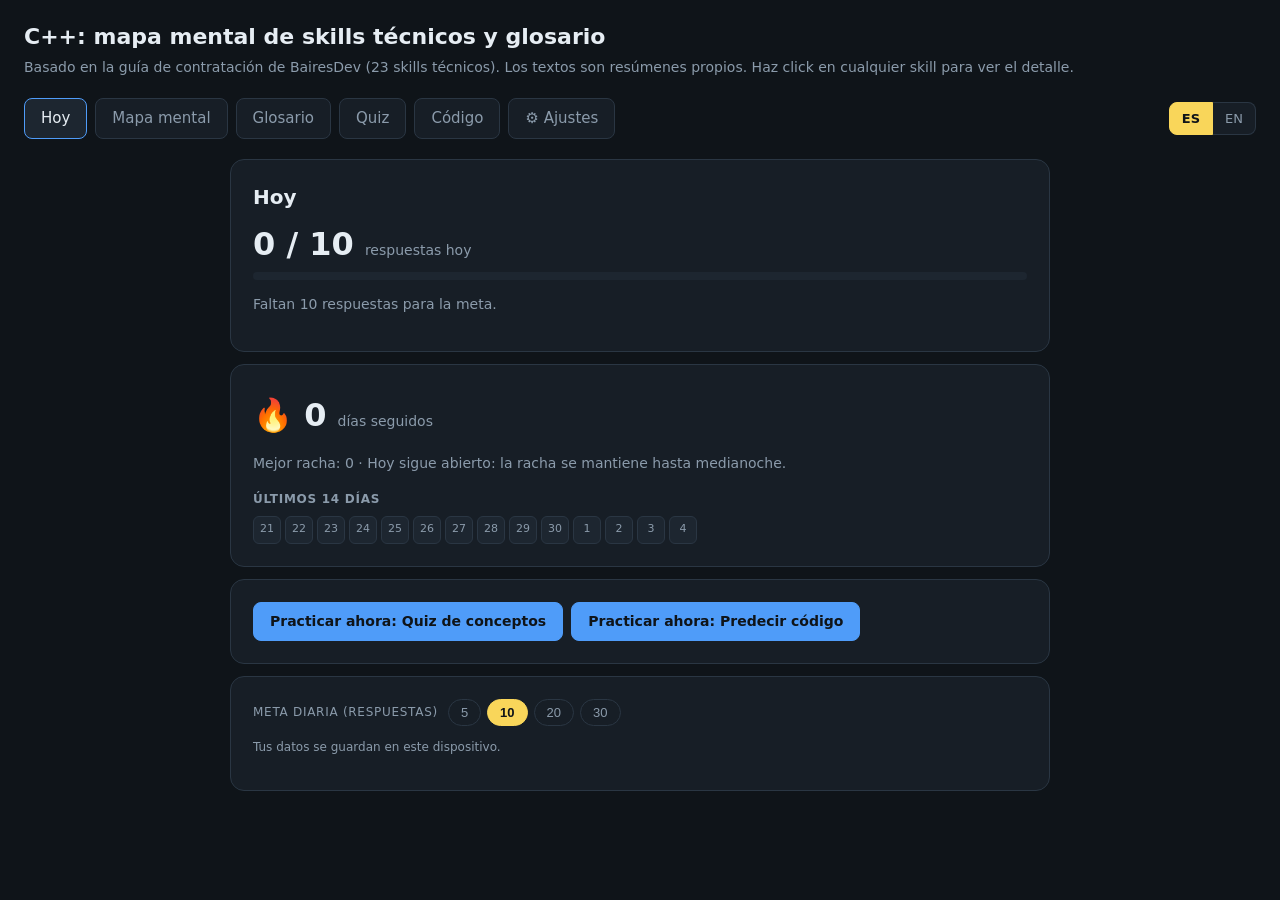
<file: index.html>
<!DOCTYPE html>
<html lang="es">
<head>
<meta charset="utf-8">
<meta name="viewport" content="width=device-width, initial-scale=1, viewport-fit=cover">
<meta name="theme-color" content="#0f1419">
<meta name="mobile-web-app-capable" content="yes">
<meta name="apple-mobile-web-app-capable" content="yes">
<meta name="apple-mobile-web-app-title" content="C++ Mapa">
<title>C++: mapa mental de skills técnicos y glosario</title>
<link rel="manifest" href="manifest.webmanifest">
<link rel="icon" type="image/png" href="icons/icon-192.png">
<link rel="apple-touch-icon" href="icons/apple-touch-icon.png">
<link rel="stylesheet" href="styles.css">
</head>
<body>
<header>
  <h1 id="t-h1"></h1>
  <p id="t-sub"></p>
</header>
<nav>
  <button id="b-today" class="on"></button>
  <button id="b-map"></button>
  <button id="b-gl"></button>
  <button id="b-quiz"></button>
  <button id="b-code"></button>
  <button id="b-set"></button>
  <div class="lang" role="group" aria-label="Language / Idioma">
    <button id="l-es">ES</button><button id="l-en">EN</button>
  </div>
</nav>
<div class="duewrap"><div id="due" class="due" hidden></div></div>
<main>
  <section id="v-today" class="view on"><div class="qwrap" id="today"></div></section>
  <section id="v-map" class="view">
    <div class="map-wrap">
      <div class="map">
        <svg id="svg" viewBox="0 0 1300 1000" role="img"></svg>
        <div class="legend" id="legend"></div>
      </div>
      <aside class="side" id="side"></aside>
    </div>
  </section>
  <section id="v-gl" class="view">
    <div class="tools">
      <input type="search" id="q">
    </div>
    <div class="row" id="status"></div>
    <div class="row" id="filters"></div>
    <div class="stats"><span id="count"></span><div class="prog"><i id="prog"></i></div><span id="pct"></span></div>
    <div class="gl" id="gl"></div>
    <p class="note" id="note"></p>
  </section>
  <section id="v-set" class="view"><div class="setwrap" id="setbox"></div></section>
  <section id="v-quiz" class="view"><div class="qwrap" id="quiz"></div></section>
  <section id="v-code" class="view"><div class="qwrap" id="code"></div></section>
</main>
<noscript>Esta app necesita JavaScript.</noscript>
<script src="src/data.js"></script>
<script src="src/streak.js"></script>
<script src="src/today.js"></script>
<script src="src/settings.js"></script>
<script src="src/app.js"></script>
<script src="src/boot.js"></script>
</body>
</html>
</file>
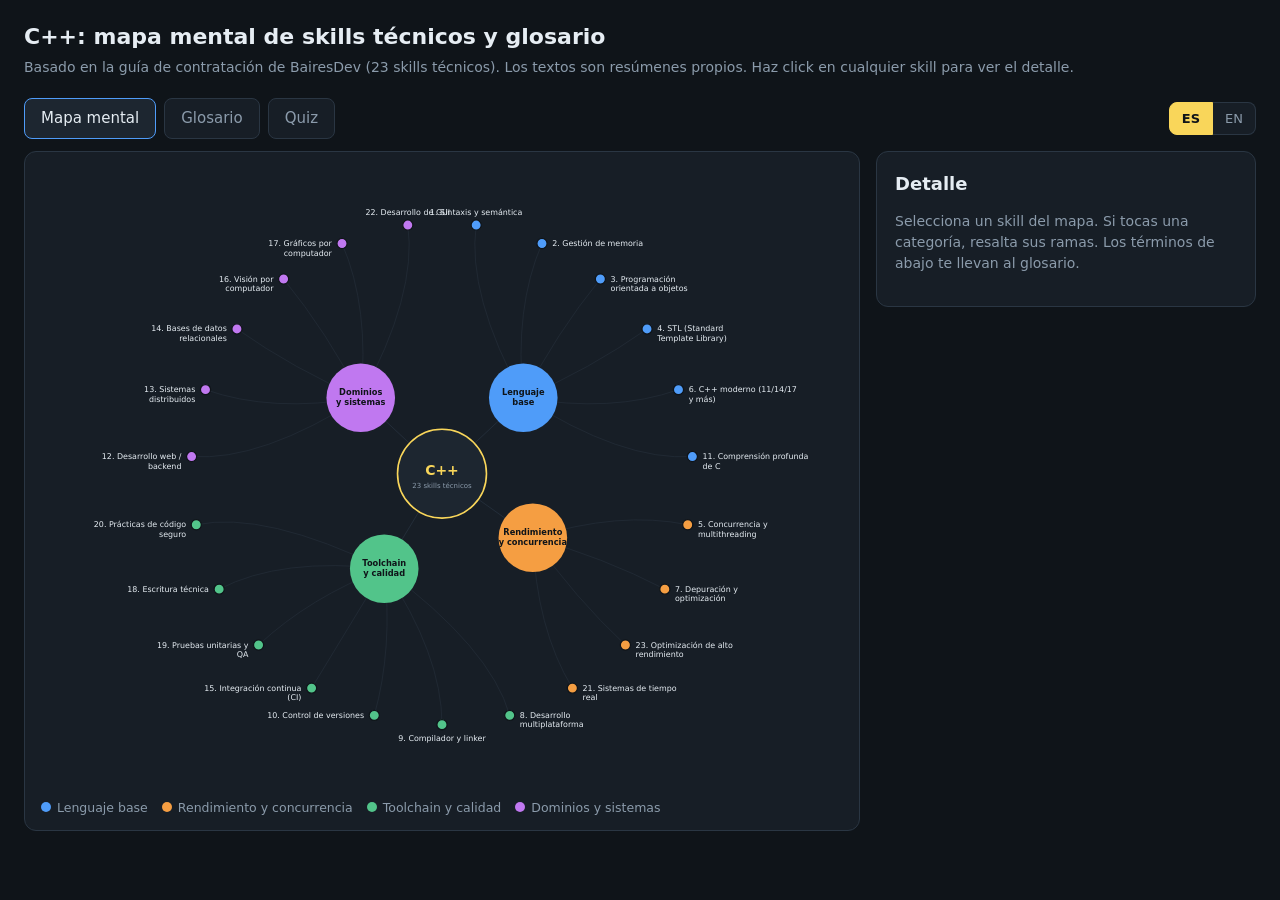
<file: C++_ mapa mental de skills técnicos y glosario.html>
<!DOCTYPE html>
<html lang="es">
<head>
<meta charset="utf-8">
<meta name="viewport" content="width=device-width, initial-scale=1">
<title>C++: skills map and glossary / mapa de skills y glosario</title>
<style>
:root{
  --bg:#0f1419;--panel:#171e26;--panel2:#1d2630;--line:#2a3643;--tx:#e6edf3;--mut:#8b9bab;--acc:#f9d65a;--c1:#4f9cf9;
}
*{box-sizing:border-box}
body{margin:0;background:var(--bg);color:var(--tx);font:15px/1.5 system-ui,-apple-system,"Segoe UI",Roboto,sans-serif}
header{padding:20px 24px 8px;max-width:1400px;margin:0 auto}
h1{font-size:22px;margin:0 0 4px}
header p{margin:0;color:var(--mut);font-size:14px}
nav{max-width:1400px;margin:12px auto 0;padding:0 24px;display:flex;gap:8px;align-items:center}
nav button,.lang button{background:var(--panel);color:var(--mut);border:1px solid var(--line);padding:8px 16px;border-radius:8px;cursor:pointer;font:inherit}
nav button.on{color:var(--tx);border-color:var(--c1);background:var(--panel2)}
.lang{margin-left:auto;display:flex}
.lang button{padding:6px 12px;border-radius:0;font-size:13px}
.lang button:first-child{border-radius:8px 0 0 8px}
.lang button:last-child{border-radius:0 8px 8px 0;border-left:0}
.lang button.on{background:var(--acc);color:#0f1419;border-color:var(--acc);font-weight:700}
main{max-width:1400px;margin:0 auto;padding:12px 24px 40px}
.view{display:none}.view.on{display:block}
.map-wrap{display:grid;grid-template-columns:minmax(0,1fr) 380px;gap:16px;align-items:start}
@media(max-width:1000px){.map-wrap{grid-template-columns:1fr}}
.map{background:var(--panel);border:1px solid var(--line);border-radius:12px;padding:4px;overflow:hidden}
svg{width:100%;height:auto;display:block}
.link{stroke:var(--line);stroke-width:1.5;fill:none}
.leaf{cursor:pointer}
.leaf circle{stroke-width:2;transition:r .15s}
.leaf:hover circle,.leaf.sel circle{r:11}
.leaf text{fill:var(--tx);font-size:12.5px}
.leaf.sel text{fill:var(--acc);font-weight:600}
.cat{cursor:pointer}
.cat text{fill:#0f1419;font-weight:700;font-size:13px;text-anchor:middle}
.cat.dim,.leaf.dim,.link.dim{opacity:.18}
.center circle{fill:var(--panel2);stroke:var(--acc);stroke-width:2.5}
.center text{fill:var(--acc);font-weight:800;font-size:22px;text-anchor:middle}
.center .sub{fill:var(--mut);font-size:11px;font-weight:400}
.side{background:var(--panel);border:1px solid var(--line);border-radius:12px;padding:18px;position:sticky;top:12px;max-height:calc(100vh - 24px);overflow:auto}
.side h2{font-size:18px;margin:0 0 4px}
.badge{display:inline-block;font-size:12px;padding:2px 9px;border-radius:99px;color:#0f1419;font-weight:600;margin-bottom:10px}
.side h4{margin:16px 0 6px;font-size:12px;text-transform:uppercase;letter-spacing:.06em;color:var(--mut)}
.side ul{margin:0;padding-left:18px}
.side li{margin:3px 0}
.chips{display:flex;flex-wrap:wrap;gap:6px}
.chip{background:var(--panel2);border:1px solid var(--k,var(--line));border-left-width:4px;color:var(--tx);padding:3px 10px;border-radius:8px;font-size:12.5px;cursor:pointer}
.chip:hover{color:var(--k,var(--acc))}
.chip.done{opacity:.45;text-decoration:line-through}
.hint{color:var(--mut);font-size:14px}
.david{margin-top:14px;padding:10px 12px;border-left:3px solid var(--acc);background:var(--panel2);border-radius:0 8px 8px 0;font-size:14px}
.legend{display:flex;gap:14px;flex-wrap:wrap;padding:8px 12px;font-size:12.5px;color:var(--mut)}
.legend span::before{content:"";display:inline-block;width:10px;height:10px;border-radius:50%;margin-right:6px;background:var(--k)}
.tools{display:flex;gap:10px;flex-wrap:wrap;margin:6px 0 10px}
input[type=search]{flex:1;min-width:220px;background:var(--panel);border:1px solid var(--line);color:var(--tx);padding:10px 14px;border-radius:8px;font:inherit}
.row{display:flex;gap:6px;flex-wrap:wrap;margin:0 0 10px;align-items:center}
.row .lbl{color:var(--mut);font-size:12px;text-transform:uppercase;letter-spacing:.06em;margin-right:4px}
.row button{background:var(--panel);border:1px solid var(--k,var(--line));color:var(--mut);padding:5px 12px;border-radius:99px;cursor:pointer;font-size:13px}
.row button.on{color:#0f1419;background:var(--k,var(--acc));border-color:var(--k,var(--acc));font-weight:600}
.row button.cat-btn{color:var(--k)}
.row button.cat-btn.on{color:#0f1419}
.stats{display:flex;gap:14px;align-items:center;flex-wrap:wrap;color:var(--mut);font-size:13px;margin:4px 0 12px}
.prog{flex:0 0 180px;height:6px;background:var(--panel2);border-radius:99px;overflow:hidden}
.prog i{display:block;height:100%;background:#52c48a}
.gl{display:grid;grid-template-columns:repeat(auto-fill,minmax(320px,1fr));gap:10px}
.term{background:var(--panel);border:1px solid var(--line);border-left:5px solid var(--k);border-radius:10px;padding:10px 14px 12px;position:relative}
.term.isprio{background:linear-gradient(90deg,rgba(249,214,90,.09),var(--panel) 60%);border-color:rgba(249,214,90,.35);border-left-color:var(--k)}
.term.isdone{opacity:.5}
.term.flash{box-shadow:0 0 0 2px rgba(249,214,90,.5)}
.term .top{display:flex;justify-content:space-between;align-items:flex-start;gap:8px}
.term b{font-family:ui-monospace,Menlo,Consolas,monospace;font-size:14px;color:var(--k);word-break:break-word}
.term small{display:block;color:var(--k);opacity:.85;font-size:11.5px;margin-bottom:2px;text-transform:uppercase;letter-spacing:.05em}
.term p{margin:4px 0 0;font-size:14px}
.acts{display:flex;gap:4px;flex:none;-webkit-user-select:none;user-select:none}
.acts button{-webkit-user-select:none;user-select:none}
.term b,.term p,.term small{-webkit-user-select:text;user-select:text;cursor:text}
.acts button{background:var(--panel2);border:1px solid var(--line);color:var(--mut);width:auto;height:28px;padding:0 9px;border-radius:7px;cursor:pointer;font-size:12.5px;white-space:nowrap}
.acts button:hover{color:var(--tx);border-color:var(--mut)}
.acts .star.on{color:#0f1419;background:var(--acc);border-color:var(--acc);font-weight:700}
.acts .ok.on{color:#0f1419;background:#52c48a;border-color:#52c48a;font-weight:700}
.empty{color:var(--mut);padding:24px;text-align:center;grid-column:1/-1}
.note{color:var(--mut);font-size:12px;margin-top:18px}

.qwrap{max-width:820px;margin:8px auto 0}
.qcard{background:var(--panel);border:1px solid var(--line);border-radius:14px;padding:22px}
.qhead{display:flex;gap:16px;flex-wrap:wrap;align-items:center;color:var(--mut);font-size:13px;margin-bottom:10px}
.qhead b{color:var(--tx)}
.qprog{height:6px;background:var(--panel2);border-radius:99px;overflow:hidden;margin-bottom:18px}
.qprog i{display:block;height:100%;background:var(--c1);transition:width .25s}
.qdef{font-size:19px;line-height:1.5;margin:6px 0 20px}
.qcat{display:inline-block;font-size:11.5px;text-transform:uppercase;letter-spacing:.06em;color:var(--k);border:1px solid var(--k);padding:2px 10px;border-radius:99px}
.qopts{display:grid;grid-template-columns:1fr 1fr;gap:10px}
@media(max-width:640px){.qopts{grid-template-columns:1fr}}
.qopt{display:flex;gap:10px;align-items:center;text-align:left;background:var(--panel2);border:1px solid var(--line);border-left:5px solid var(--k);color:var(--tx);padding:12px 14px;border-radius:10px;cursor:pointer;font:inherit;font-family:ui-monospace,Menlo,Consolas,monospace;font-size:14px}
.qopt:hover:not(:disabled){border-color:var(--k);background:#222d3a}
.qopt .n{color:var(--mut);font-size:12px;min-width:14px}
.qopt:disabled{cursor:default}
.qopt.right{background:rgba(82,196,138,.18);border-color:#52c48a;border-left-color:#52c48a}
.qopt.wrong{background:rgba(239,107,107,.18);border-color:#ef6b6b;border-left-color:#ef6b6b}
.qopt.faded{opacity:.45}
.qfb{margin-top:16px;padding:12px 14px;border-radius:10px;background:var(--panel2);font-size:14px}
.qfb.ok{border-left:4px solid #52c48a}.qfb.bad{border-left:4px solid #ef6b6b}
.qbtns{display:flex;gap:8px;flex-wrap:wrap;margin-top:14px}
.btn{background:var(--panel2);border:1px solid var(--line);color:var(--tx);padding:8px 16px;border-radius:8px;cursor:pointer;font:inherit;font-size:14px}
.btn:hover{border-color:var(--mut)}
.btn.primary{background:var(--c1);border-color:var(--c1);color:#0f1419;font-weight:700}
.btn.on{background:var(--acc);border-color:var(--acc);color:#0f1419;font-weight:700}
.qscore{font-size:44px;font-weight:800;margin:4px 0}
.qmiss{margin:14px 0 0;padding:0;list-style:none;display:grid;gap:8px}
.qmiss li{background:var(--panel2);border-left:4px solid var(--k);border-radius:8px;padding:8px 12px;font-size:14px}
.qmiss b{font-family:ui-monospace,Menlo,Consolas,monospace;color:var(--k)}
.qkeys{color:var(--mut);font-size:12px;margin-top:12px}
</style>
</head>
<body>
<header>
  <h1 id="t-h1"></h1>
  <p id="t-sub"></p>
</header>
<nav>
  <button id="b-map" class="on"></button>
  <button id="b-gl"></button>
  <button id="b-quiz"></button>
  <div class="lang" role="group" aria-label="Language / Idioma">
    <button id="l-es">ES</button><button id="l-en">EN</button>
  </div>
</nav>
<main>
  <section id="v-map" class="view on">
    <div class="map-wrap">
      <div class="map">
        <svg id="svg" viewBox="0 0 1300 1000" role="img"></svg>
        <div class="legend" id="legend"></div>
      </div>
      <aside class="side" id="side"></aside>
    </div>
  </section>
  <section id="v-gl" class="view">
    <div class="tools">
      <input type="search" id="q">
    </div>
    <div class="row" id="status"></div>
    <div class="row" id="filters"></div>
    <div class="stats"><span id="count"></span><div class="prog"><i id="prog"></i></div><span id="pct"></span></div>
    <div class="gl" id="gl"></div>
    <p class="note" id="note"></p>
  </section>
  <section id="v-quiz" class="view">
    <div class="qwrap" id="quiz"></div>
  </section>
</main>

<script>
/* DATA-START */
const CATS=[
 {id:'lang',name:'Lenguaje base',color:'#4f9cf9'},
 {id:'perf',name:'Rendimiento y concurrencia',color:'#f59e42'},
 {id:'tool',name:'Toolchain y calidad',color:'#52c48a'},
 {id:'dom',name:'Dominios y sistemas',color:'#c078f0'}
];
const SKILLS=[
 {n:1,c:'lang',name:'Sintaxis y semántica',
  sum:'Dominar las reglas del lenguaje y su significado real: tipos, conversiones, scope, lifetime, valor vs referencia. Es la base para escribir código correcto y rápido, por ejemplo en gráficos o cómputo científico.',
  study:['Tipos y conversiones implícitas/explícitas','Scope, lifetime y storage duration','const, constexpr y correctness','Qué es comportamiento indefinido'],
  terms:['Undefined behavior','const','constexpr','Translation unit','Value category']},
 {n:2,c:'lang',name:'Gestión de memoria',
  sum:'En C++ la memoria se gestiona de forma manual o semiautomática. Hay que entender punteros, stack vs heap, ownership y evitar fugas. Impacta directo el rendimiento, sobre todo en entornos con pocos recursos.',
  study:['Stack vs heap','Ownership con RAII y smart pointers','Move semantics','Herramientas: Valgrind y AddressSanitizer'],
  terms:['Pointer','Reference','Stack','Heap','Memory leak','Dangling pointer','RAII','unique_ptr','shared_ptr','Move semantics','Use-after-free'],
  david:'Es lo que más cambia viniendo de JS/TS: aquí tú decides quién libera cada recurso. Si compilas C++ a WebAssembly con Emscripten, esto se aplica igual.'},
 {n:3,c:'lang',name:'Programación orientada a objetos',
  sum:'Clases, herencia, funciones virtuales y encapsulación para estructurar proyectos grandes. El polimorfismo dinámico permite sistemas flexibles, siempre que se use con criterio para mantener el diseño limpio y reutilizable.',
  study:['Constructores, destructores y ciclo de vida','Herencia y polimorfismo dinámico','Rule of Three/Five/Zero','Composición sobre herencia'],
  terms:['Class','Encapsulation','Inheritance','Polymorphism','Virtual function','Vtable','Pure virtual','Virtual destructor','Rule of Three/Five/Zero','Object slicing','override / final','Operator overloading']},
 {n:4,c:'lang',name:'STL (Standard Template Library)',
  sum:'La biblioteca estándar de contenedores, iteradores y algoritmos genéricos. Conocerla evita reinventar estructuras y demuestra capacidad para programación genérica con código fiable.',
  study:['vector, map, unordered_map, set, deque','Iteradores y algoritmos (sort, find, transform)','Complejidad de cada contenedor','string, optional, variant, span'],
  terms:['STL','Container','Iterator','Algorithm (STL)','std::vector','std::map / unordered_map','Template','Generic programming','std::optional / std::variant','Ranges','Concepts']},
 {n:6,c:'lang',name:'C++ moderno (11/14/17 y más)',
  sum:'Cada estándar trae mejoras que hacen el código más corto, seguro y rápido: auto, range-for, smart pointers, lambdas, y luego structured bindings, concepts, ranges, modules y coroutines.',
  study:['C++11: auto, lambdas, move, nullptr, smart pointers','C++17: optional, variant, structured bindings','C++20: concepts, ranges, coroutines, modules','C++23 y propuestas'],
  terms:['C++11','C++14','C++17','C++20','C++23','auto','Range-based for','Lambda','nullptr','Structured bindings','Coroutines','Modules'],
  david:'Es el equivalente a ponerse al día con ES6+ en JavaScript: el estilo moderno cambia casi todo.'},
 {n:11,c:'lang',name:'Comprensión profunda de C',
  sum:'C++ nace sobre C y muchos proyectos mezclan código legado en C. Entenderlo da mejor interoperabilidad, programación de bajo nivel y capacidad de depurar secciones críticas.',
  study:['Punteros y aritmética de punteros','Arrays, strings C y memcpy/strlen','Interop con extern "C"','Structs y layout en memoria'],
  terms:['extern "C"','Pointer arithmetic','C string','malloc / free','calloc / realloc','void pointer','Function pointer','struct','union','Bit field','Bitwise operators','sizeof','typedef','Macro','Header guard','static','extern','volatile','errno','FILE* / stdio','memcpy / memset','NULL','Array decay','restrict','Format string','ABI','Name mangling','Alignment']},

 {n:5,c:'perf',name:'Concurrencia y multithreading',
  sum:'Aprovechar varios núcleos con hilos, sincronización y tareas asíncronas. Es clave en juegos, trading y cualquier sistema que necesite respuesta rápida, pero introduce carreras de datos y deadlocks.',
  study:['std::thread, jthread, async/future','mutex, lock_guard, condition_variable','Atomics y modelo de memoria','Thread pools y tareas'],
  terms:['Thread','Mutex','lock_guard / unique_lock','Race condition','Data race','Deadlock','Atomic','Condition variable','Future / Promise / async','Memory model','Thread pool','Lock-free']},
 {n:7,c:'perf',name:'Depuración y optimización',
  sum:'Encontrar y corregir bugs con depuradores y sanitizers, y mejorar el rendimiento midiendo antes de tocar nada. Importante en software de sistema y embebido.',
  study:['GDB / LLDB y breakpoints','Sanitizers (ASan, UBSan, TSan)','Profiling con perf, VTune, Tracy','Leer assembly y core dumps'],
  terms:['Debugger','GDB / LLDB','Sanitizers','Valgrind','Profiler','Core dump','Segmentation fault','Cache locality']},
 {n:23,c:'perf',name:'Optimización de alto rendimiento',
  sum:'Técnicas avanzadas para exprimir el hardware: perfilado, layout de datos, cachés, SIMD y multihilo bien dimensionado. Se exige en videojuegos y cómputo científico.',
  study:['Cache locality y data-oriented design','SIMD / vectorización','Evitar asignaciones en el hot path','Benchmarking con Google Benchmark'],
  terms:['Cache locality','SIMD','Data-oriented design','Hot path','Inlining','Benchmark','Profiler','Zero-cost abstraction']},
 {n:21,c:'perf',name:'Sistemas de tiempo real',
  sum:'Programar donde el tiempo importa más que la velocidad media: sistemas operativos, motores de juego, embebidos. Requiere nociones de RTOS y diseñar para cumplir plazos estrictos.',
  study:['Conceptos de RTOS','Latencia, jitter y plazos','Evitar asignación dinámica y bloqueos','Programación embebida'],
  terms:['RTOS','Deadline','Jitter','Latency','Determinism','WCET','Embedded']},

 {n:8,c:'tool',name:'Desarrollo multiplataforma',
  sum:'Hacer que el mismo código funcione en Windows, Linux y macOS, manejando diferencias de compiladores, APIs del sistema y arquitecturas.',
  study:['CMake y toolchains','Diferencias GCC / Clang / MSVC','Endianness y tamaños de tipos','Abstracciones de plataforma'],
  terms:['CMake','GCC / Clang / MSVC','Cross-compilation','Endianness','ABI','Conan / vcpkg']},
 {n:9,c:'tool',name:'Compilador y linker',
  sum:'Entender cómo se pasa del código al ejecutable: preprocesado, compilación, enlazado. Sirve para optimizar tiempos de build, resolver errores de enlace y manejar dependencias en proyectos grandes.',
  study:['Etapas: preprocesador, compilador, assembler, linker','Headers vs sources y ODR','Enlace estático vs dinámico','Flags: -O2, -Wall, -fsanitize'],
  terms:['Compiler','Preprocessor','Linker','Translation unit','Header / Source','ODR','Static vs dynamic linking','Name mangling','Build flags','Makefile / Ninja','CMake']},
 {n:10,c:'tool',name:'Control de versiones',
  sum:'Git para integrar el trabajo de varias personas, revertir errores y entender la evolución del proyecto.',
  study:['Ramas, merge y rebase','Pull requests y code review','Submódulos y gestión de dependencias'],
  terms:['Git','Branch / Merge / Rebase','Code review','Pull request']},
 {n:15,c:'tool',name:'Integración continua (CI)',
  sum:'Pipelines que compilan y prueban cada cambio automáticamente para detectar bugs temprano y acelerar entregas.',
  study:['GitHub Actions, GitLab CI, Jenkins','Caché de builds (ccache)','Matriz de compiladores y sistemas','Análisis estático en CI'],
  terms:['CI / CD','Pipeline','ccache','Static analysis','Code coverage'],
  david:'Ya manejas Jenkins y GitHub Pages: aquí es lo mismo, pero con builds mucho más lentos.'},
 {n:19,c:'tool',name:'Pruebas unitarias y QA',
  sum:'Frameworks de pruebas automáticas para detectar fallos pronto y subir la confiabilidad del software.',
  study:['GoogleTest / Catch2','Mocks y fakes','Cobertura','Fuzzing'],
  terms:['Unit test','GoogleTest / Catch2','Mock','Code coverage','Fuzzing','Sanitizers']},
 {n:18,c:'tool',name:'Escritura técnica',
  sum:'Documentar código y procesos para que el proyecto sea mantenible por otras personas.',
  study:['Doxygen','README y ADRs','Comentarios que explican el porqué'],
  terms:['Doxygen','ADR']},
 {n:20,c:'tool',name:'Prácticas de código seguro',
  sum:'Conocer los fallos clásicos de seguridad de C++ y aplicar buenas prácticas para evitarlos de forma consistente.',
  study:['Buffer overflows y bounds checking','Integer overflow','Guías CERT C++ y Core Guidelines','Herramientas: sanitizers y análisis estático'],
  terms:['Buffer overflow','Integer overflow','Use-after-free','Race condition','Memory leak','CERT C++ / Core Guidelines','MISRA','Static analysis']},

 {n:12,c:'dom',name:'Desarrollo web / backend',
  sum:'C++ se usa en servicios backend donde importa la eficiencia de cómputo: lógica del servidor y procesamiento de datos a gran escala.',
  study:['Sockets y Boost.Asio','HTTP/REST y gRPC','Serialización (protobuf, JSON)','WebAssembly con Emscripten'],
  terms:['Sockets','Boost.Asio','REST','RPC','gRPC','Protobuf','WebAssembly','Emscripten'],
  david:'Aquí conectas con tu stack: WebAssembly vía Emscripten ya lo has usado, y es el puente natural entre C++ y el frontend.'},
 {n:13,c:'dom',name:'Sistemas distribuidos',
  sum:'Diseñar software que corre en muchas máquinas garantizando consistencia y fiabilidad entre nodos. Típico de servicios cloud y centros de datos.',
  study:['Consistencia y teorema CAP','Consenso (Raft, Paxos)','Mensajería y colas','Tolerancia a fallos'],
  terms:['Distributed system','RPC','CAP theorem','Consensus','Message queue','Fault tolerance','Serialization']},
 {n:14,c:'dom',name:'Bases de datos relacionales',
  sum:'Integrar aplicaciones C++ con bases relacionales usando SQL y conectores, cuidando rendimiento e integridad de datos.',
  study:['SQL y normalización','Conectores (ODBC, libpq, SQLite API)','Transacciones y ACID','Prepared statements'],
  terms:['RDBMS','SQL','SQLite','ODBC','ACID','Prepared statement']},
 {n:16,c:'dom',name:'Visión por computador',
  sum:'Algoritmos que procesan imágenes y video para inspección automática, realidad aumentada o robótica, donde la velocidad de cálculo es crítica.',
  study:['OpenCV','Convoluciones y filtros','Detección de features','Inferencia de modelos (ONNX Runtime, TensorRT)'],
  terms:['Computer vision','OpenCV','ONNX Runtime','Convolution','SIMD']},
 {n:17,c:'dom',name:'Gráficos por computador',
  sum:'C++ domina el rendering en tiempo real: videojuegos, simulaciones y motores. Requiere conocer APIs gráficas y optimizar el pipeline.',
  study:['OpenGL y Vulkan','Pipeline de renderizado y shaders','Álgebra lineal (GLM)','Motores: Unreal, Godot'],
  terms:['OpenGL','Vulkan','DirectX','Shader','GPU','Rendering pipeline','GLM'],
  david:'Es tu terreno: WebGL ≈ OpenGL ES, y WebGPU se parece mucho a Vulkan/Metal/D3D12. Aprender la base en C++ te da el modelo mental real. Además Unreal usa C++.'},
 {n:22,c:'dom',name:'Desarrollo de GUI',
  sum:'Frameworks como Qt o wxWidgets para crear aplicaciones de escritorio con interfaz amigable.',
  study:['Qt (Widgets y QML)','Signals y slots / event loop','Layouts y modelo-vista'],
  terms:['GUI','Qt','wxWidgets','Event loop','Signals and slots']}
];

const G=(t,c,d)=>({t,c,d});
const GLOSS=[
 // Lenguaje
 G('Undefined behavior','Lenguaje','Código cuyo resultado el estándar no define (acceder fuera de límites, overflow con signo, usar memoria liberada). El compilador puede hacer cualquier cosa, incluso aparentar que funciona.'),
 G('const','Lenguaje','Marca un valor, referencia o método como no modificable. Ayuda a evitar bugs y a que el compilador optimice.'),
 G('constexpr','Lenguaje','Permite evaluar funciones y valores en tiempo de compilación.'),
 G('Translation unit','Lenguaje','Un archivo fuente con todos sus #include ya expandidos. Es lo que el compilador procesa de una vez; cada una genera un .o.'),
 G('Value category','Lenguaje','Clasificación de expresiones (lvalue, rvalue, xvalue...) que decide si algo se copia o se mueve.'),
 G('auto','Lenguaje','Deja que el compilador deduzca el tipo de una variable a partir de su inicializador.'),
 G('Range-based for','Lenguaje','Bucle for (x : coleccion) que recorre un contenedor sin manejar iteradores a mano.'),
 G('Lambda','Lenguaje','Función anónima definida en el sitio, con lista de captura de variables: [&](int x){ ... }.'),
 G('nullptr','Lenguaje','Literal tipado para puntero nulo; reemplaza a NULL y a 0 en ese rol.'),
 G('Structured bindings','Lenguaje','Desempaqueta pares, tuplas o structs en varias variables: auto [a, b] = f();'),
 G('Coroutines','Lenguaje','Funciones que pueden suspenderse y reanudarse (co_await, co_yield). Base para código asíncrono y generadores. C++20.'),
 G('Modules','Lenguaje','Alternativa a los headers que mejora tiempos de compilación y aislamiento. C++20.'),
 G('C++11','Lenguaje','Estándar que modernizó el lenguaje: auto, lambdas, move semantics, smart pointers, nullptr, threads en la librería estándar.'),
 G('C++14','Lenguaje','Refinamiento de C++11: lambdas genéricas, deducción de retorno, make_unique.'),
 G('C++17','Lenguaje','Añade optional, variant, string_view, structured bindings, if constexpr y filesystem.'),
 G('C++20','Lenguaje','Añade concepts, ranges, coroutines, modules y el operador <=>.'),
 G('C++23','Lenguaje','Añade std::expected, std::print, mdspan y mejoras a ranges y módulos.'),
 G('Operator overloading','Lenguaje','Redefinir operadores (+, ==, <<, []) para tipos propios.'),
 G('extern "C"','C','Indica enlace con convención de C: sin name mangling. Necesario para interoperar con C o con otros lenguajes.'),
 G('C string','C','Array de char terminado en \\0. Fuente clásica de errores de buffer.'),
 G('Pointer arithmetic','C','Sumar o restar a un puntero se mueve en unidades del tipo apuntado, no en bytes.'),
 G('Alignment','Lenguaje','Restricción de que un dato esté en una dirección múltiplo de cierto valor. Afecta rendimiento y compatibilidad.'),
 G('malloc / free','C','Funciones de C para reservar y liberar memoria dinámica en el heap. Cada malloc debe tener su free, o hay fuga de memoria.'),
 G('calloc / realloc','C','calloc reserva memoria inicializada en cero; realloc cambia el tamaño de un bloque ya reservado (puede moverlo).'),
 G('void pointer','C','Puntero genérico (void *) que puede apuntar a cualquier tipo. Hay que convertirlo antes de desreferenciarlo; es la base de la genericidad en C.'),
 G('Function pointer','C','Puntero que guarda la dirección de una función, para pasarla como argumento o elegirla en runtime (ej. el callback de qsort).'),
 G('struct','C','Agrupa variables de distintos tipos bajo un nombre. Es la base para modelar datos en C, que no tiene clases.'),
 G('union','C','Como un struct, pero todos los campos comparten la misma memoria: solo uno es válido a la vez. Útil para ahorrar memoria o reinterpretar bytes.'),
 G('Bit field','C','Campo de un struct con un ancho en bits (int flag : 1). Sirve para empaquetar banderas o mapear registros de hardware.'),
 G('Bitwise operators','C','Operadores que trabajan bit a bit: & | ^ ~ << >>. Fundamentales para máscaras, banderas y programación de bajo nivel.'),
 G('sizeof','C','Operador que devuelve el tamaño en bytes de un tipo o variable, calculado en compilación.'),
 G('typedef','C','Crea un alias para un tipo existente. Se usa mucho con structs y punteros a función para simplificar la sintaxis.'),
 G('Macro','C','Texto que el preprocesador sustituye antes de compilar (#define). Potente pero sin tipos y propenso a errores.'),
 G('Header guard','C','Patrón (#ifndef / #define / #endif o #pragma once) que evita incluir un header más de una vez.'),
 G('static','C','En C tiene dos usos: dentro de una función, la variable conserva su valor entre llamadas; a nivel de archivo, limita el símbolo a ese archivo.'),
 G('extern','C','Declara que una variable o función está definida en otro archivo; se resuelve al enlazar.'),
 G('volatile','C','Le dice al compilador que un valor puede cambiar fuera del programa (hardware, interrupción), así que no debe optimizar sus accesos.'),
 G('errno','C','Variable global (por hilo) donde las funciones de la librería estándar de C dejan el código del último error.'),
 G('FILE* / stdio','C','Manejador de archivos de la librería estándar de C (fopen, fread, fprintf, fclose). Hay que cerrarlos para evitar fugas.'),
 G('memcpy / memset','C','memcpy copia bytes de una zona de memoria a otra; memset rellena una zona con un valor. Operan sin conocer tipos y no controlan límites.'),
 G('NULL','C','Constante de puntero nulo en C (normalmente ((void*)0)). Desreferenciarlo causa un crash.'),
 G('Array decay','C','Al pasar un array a una función, se convierte en un puntero a su primer elemento y se pierde su tamaño.'),
 G('restrict','C','Promesa al compilador de que un puntero es el único acceso a ese dato, lo que permite optimizar más. Existe en C99, no en C++ estándar.'),
 G('Format string','C','Cadena de formato de printf/scanf (%d, %s). Si la controla un atacante o no coincide con los argumentos, hay bugs y vulnerabilidades.'),
 // Memoria
 G('Pointer','Memoria','Variable que guarda una dirección de memoria. Puede ser nula y reasignarse.'),
 G('Reference','Memoria','Alias de otro objeto; debe inicializarse y no puede reasignarse a otro. Más segura que un puntero.'),
 G('Stack','Memoria','Región de memoria para variables locales y llamadas. Asignación muy rápida y liberación automática al salir del scope.'),
 G('Heap','Memoria','Memoria dinámica reservada en tiempo de ejecución (new/malloc). Más flexible pero más lenta y propensa a fugas.'),
 G('Memory leak','Memoria','Memoria reservada que nunca se libera, y se pierde la referencia a ella.'),
 G('Dangling pointer','Memoria','Puntero a memoria que ya fue liberada o a un objeto que ya no existe.'),
 G('Use-after-free','Memoria','Usar memoria después de liberarla. Bug de memoria y vulnerabilidad clásica.'),
 G('RAII','Memoria','Resource Acquisition Is Initialization: un recurso (memoria, archivo, lock) se adquiere en el constructor y se libera en el destructor. Es el idioma central de C++.'),
 G('unique_ptr','Memoria','Smart pointer con propiedad exclusiva: un solo dueño, se libera solo, no se copia (solo se mueve).'),
 G('shared_ptr','Memoria','Smart pointer con propiedad compartida mediante conteo de referencias. Cuidado con ciclos (usar weak_ptr).'),
 G('Move semantics','Memoria','Transferir recursos de un objeto a otro en vez de copiarlos (std::move, constructor de movimiento). Evita copias costosas.'),
 G('Rule of Three/Five/Zero','Memoria','Si defines destructor, copia o movimiento a mano, probablemente debas definir los demás (Three/Five). Lo ideal es no definir ninguno (Zero) y delegar en RAII.'),
 G('Object slicing','Memoria','Al copiar un objeto derivado a uno base por valor se pierde la parte derivada.'),
 G('Cache locality','Memoria','Acceder a datos contiguos aprovecha la caché del CPU y puede ser decenas de veces más rápido que saltar por punteros.'),
 G('Segmentation fault','Memoria','Crash por acceso inválido a memoria (puntero nulo, fuera de rango, memoria liberada).'),
 G('Buffer overflow','Memoria','Escribir más allá del final de un buffer. Causa corrupción o ejecución de código arbitrario.'),
 G('Integer overflow','Memoria','Resultado de una operación entera que no cabe en el tipo. En enteros con signo es comportamiento indefinido.'),
 // POO
 G('Class','POO','Tipo definido por el usuario que agrupa datos y funciones. La diferencia con struct es solo que los miembros son privados por defecto.'),
 G('Encapsulation','POO','Ocultar el estado interno y exponer solo una interfaz controlada (public/private/protected).'),
 G('Inheritance','POO','Una clase deriva de otra y reutiliza o extiende su comportamiento.'),
 G('Polymorphism','POO','Usar objetos de distintos tipos a través de una interfaz común. En C++ puede ser dinámico (virtual) o estático (templates).'),
 G('Virtual function','POO','Método que se resuelve en tiempo de ejecución según el tipo real del objeto.'),
 G('Vtable','POO','Tabla de punteros a funciones virtuales que el compilador asocia a cada clase polimórfica.'),
 G('Pure virtual','POO','Método virtual sin implementación (= 0). Convierte la clase en abstracta.'),
 G('Virtual destructor','POO','Necesario en clases base polimórficas para que borrar por puntero base destruya correctamente al derivado.'),
 G('override / final','POO','override verifica que realmente sobrescribes un virtual; final prohíbe seguir sobrescribiendo o heredando.'),
 // STL y genéricos
 G('STL','Genéricos','Standard Template Library: contenedores, iteradores y algoritmos genéricos de la librería estándar.'),
 G('Container','Genéricos','Estructura que guarda elementos: vector, list, map, set, deque, array.'),
 G('Iterator','Genéricos','Objeto que apunta a un elemento y permite recorrer un contenedor; conecta contenedores con algoritmos.'),
 G('Algorithm (STL)','Genéricos','Funciones genéricas como sort, find, transform, accumulate que trabajan sobre rangos de iteradores.'),
 G('std::vector','Genéricos','Arreglo dinámico contiguo en memoria. Es el contenedor por defecto en casi todo caso.'),
 G('std::map / unordered_map','Genéricos','map es un árbol ordenado (O(log n)); unordered_map es una tabla hash (O(1) promedio).'),
 G('std::optional / std::variant','Genéricos','optional representa un valor que puede no existir; variant, uno de varios tipos posibles (unión segura).'),
 G('Template','Genéricos','Código parametrizado por tipos o valores que se genera en compilación. Base de la programación genérica.'),
 G('Generic programming','Genéricos','Escribir algoritmos independientes del tipo concreto de dato.'),
 G('Concepts','Genéricos','Restricciones nombradas sobre los parámetros de un template, con errores de compilación más legibles. C++20.'),
 G('Ranges','Genéricos','Biblioteca de C++20 para componer algoritmos sobre secuencias con pipes (|) y vistas perezosas.'),
 G('Zero-cost abstraction','Genéricos','Principio de C++: lo que no usas no cuesta, y lo que usas no se podría escribir a mano más rápido.'),
 // Concurrencia
 G('Thread','Concurrencia','Hilo de ejecución independiente dentro de un proceso (std::thread).'),
 G('Mutex','Concurrencia','Exclusión mutua: solo un hilo a la vez puede entrar a una sección crítica.'),
 G('lock_guard / unique_lock','Concurrencia','Wrappers RAII que toman y sueltan un mutex automáticamente.'),
 G('Race condition','Concurrencia','El resultado depende del orden de ejecución entre hilos, que no está controlado.'),
 G('Data race','Concurrencia','Dos hilos acceden a la misma memoria sin sincronizar y al menos uno escribe. Es comportamiento indefinido en C++.'),
 G('Deadlock','Concurrencia','Hilos que se esperan entre sí indefinidamente.'),
 G('Atomic','Concurrencia','Tipos cuyas operaciones se realizan de forma indivisible (std::atomic).'),
 G('Condition variable','Concurrencia','Permite a un hilo dormir hasta que otro lo notifique de que algo cambió.'),
 G('Future / Promise / async','Concurrencia','Mecanismo para obtener un resultado calculado en otro hilo (std::async, std::future).'),
 G('Memory model','Concurrencia','Reglas que definen qué escrituras ven otros hilos y en qué orden (memory_order).'),
 G('Thread pool','Concurrencia','Conjunto de hilos reutilizables que ejecutan tareas de una cola.'),
 G('Lock-free','Concurrencia','Estructuras concurrentes que evitan locks usando operaciones atómicas. Difíciles de acertar.'),
 // Rendimiento
 G('SIMD','Rendimiento','Una instrucción procesa varios datos a la vez (SSE, AVX, NEON).'),
 G('Data-oriented design','Rendimiento','Organizar los datos según cómo se procesan (arrays de structs vs structs de arrays) para aprovechar la caché.'),
 G('Hot path','Rendimiento','Fragmento de código que se ejecuta con muchísima frecuencia y donde vale la pena optimizar.'),
 G('Inlining','Rendimiento','El compilador reemplaza una llamada a función por su cuerpo, evitando el costo de la llamada y abriendo más optimizaciones.'),
 G('Benchmark','Rendimiento','Medición repetible del tiempo de ejecución de un fragmento de código (ej. Google Benchmark).'),
 G('Profiler','Rendimiento','Herramienta que mide dónde gasta tiempo o memoria un programa (perf, VTune, Instruments, Tracy).'),
 // Tiempo real
 G('RTOS','Tiempo real','Sistema operativo de tiempo real con planificación determinista (FreeRTOS, Zephyr).'),
 G('Deadline','Tiempo real','Plazo máximo para completar una tarea.'),
 G('Jitter','Tiempo real','Variación en el tiempo de respuesta entre ejecuciones.'),
 G('Latency','Tiempo real','Tiempo entre un evento o petición y su respuesta.'),
 G('Determinism','Tiempo real','Propiedad de que el tiempo y el resultado sean predecibles.'),
 G('WCET','Tiempo real','Worst-Case Execution Time: tiempo máximo posible de una tarea.'),
 G('Embedded','Tiempo real','Software que corre dentro de un dispositivo con recursos limitados (microcontroladores).'),
 // Build
 G('Compiler','Build','Traduce código C++ a código objeto. Los principales son GCC, Clang y MSVC.'),
 G('Preprocessor','Build','Etapa previa que resuelve #include, #define y #if antes de compilar.'),
 G('Linker','Build','Une los archivos objeto y librerías en un ejecutable o librería, resolviendo símbolos.'),
 G('Header / Source','Build','Los .h/.hpp declaran la interfaz; los .cpp contienen la implementación.'),
 G('ODR','Build','One Definition Rule: cada entidad puede definirse una sola vez en el programa. Violarla causa errores de enlace o UB.'),
 G('Static vs dynamic linking','Build','Estático copia el código al ejecutable (.a/.lib); dinámico lo carga en runtime (.so/.dll).'),
 G('Name mangling','Build','El compilador codifica el nombre y los parámetros de una función en el símbolo, para soportar sobrecarga.'),
 G('ABI','Build','Application Binary Interface: contrato binario (layout, convención de llamada) entre código compilado por separado.'),
 G('Build flags','Build','Opciones del compilador: -O2/-O3 (optimización), -Wall -Wextra (warnings), -g (debug), -std=c++20.'),
 G('Makefile / Ninja','Build','Herramientas que ejecutan el build según un grafo de dependencias.'),
 G('CMake','Build','Generador de sistemas de build multiplataforma; estándar de facto en proyectos C++.'),
 G('Conan / vcpkg','Build','Gestores de paquetes para dependencias C++.'),
 G('GCC / Clang / MSVC','Build','Los tres compiladores principales: GNU, LLVM y Microsoft.'),
 G('Cross-compilation','Build','Compilar en una plataforma para ejecutar en otra (ej. ARM desde x86).'),
 G('Endianness','Build','Orden de los bytes de un número en memoria (little-endian o big-endian).'),
 // Calidad y herramientas
 G('Debugger','Calidad','Permite pausar la ejecución, inspeccionar variables y avanzar paso a paso.'),
 G('GDB / LLDB','Calidad','Depuradores de línea de comandos para GCC y para LLVM respectivamente.'),
 G('Sanitizers','Calidad','Instrumentación del compilador que detecta errores en runtime: ASan (memoria), UBSan (UB), TSan (data races), MSan (memoria sin inicializar).'),
 G('Valgrind','Calidad','Herramienta que detecta fugas y accesos inválidos ejecutando el programa en una máquina virtual (lento).'),
 G('Core dump','Calidad','Volcado de la memoria de un proceso al crashear, para analizarlo con un depurador.'),
 G('Static analysis','Calidad','Detección de bugs sin ejecutar el código (clang-tidy, cppcheck, SonarQube).'),
 G('Unit test','Calidad','Prueba automática de una unidad pequeña de código.'),
 G('GoogleTest / Catch2','Calidad','Frameworks de testing más usados en C++.'),
 G('Mock','Calidad','Objeto falso que reemplaza una dependencia para aislar lo que se prueba (GoogleMock).'),
 G('Code coverage','Calidad','Porcentaje de líneas o ramas que ejecutan las pruebas (gcov, llvm-cov).'),
 G('Fuzzing','Calidad','Probar con entradas aleatorias o mutadas para encontrar crashes (libFuzzer, AFL).'),
 G('CI / CD','Calidad','Integración continua / entrega continua: automatizar build, tests y despliegue en cada cambio.'),
 G('Pipeline','Calidad','Secuencia automática de etapas de CI (build, test, análisis, release).'),
 G('ccache','Calidad','Caché de compilación que evita recompilar archivos sin cambios.'),
 G('Git','Calidad','Sistema de control de versiones distribuido.'),
 G('Branch / Merge / Rebase','Calidad','Ramas para trabajo paralelo, y dos formas de integrarlas: merge preserva historia, rebase la reescribe linealmente.'),
 G('Code review','Calidad','Revisión del código por otras personas antes de integrarlo.'),
 G('Pull request','Calidad','Propuesta de cambios para revisión e integración en una rama.'),
 G('Doxygen','Calidad','Generador de documentación a partir de comentarios en el código.'),
 G('ADR','Calidad','Architecture Decision Record: documento corto que registra una decisión técnica y su motivo.'),
 G('CERT C++ / Core Guidelines','Calidad','Guías de codificación segura (CERT) y de buenas prácticas (C++ Core Guidelines de Stroustrup y Sutter).'),
 G('MISRA','Calidad','Estándar de codificación para sistemas críticos de seguridad (automotriz, aeroespacial).'),
 // Dominios
 G('Sockets','Redes','API para comunicación de red TCP/UDP entre procesos.'),
 G('Boost.Asio','Redes','Biblioteca de I/O asíncrono y redes; base del networking en el estándar propuesto.'),
 G('REST','Redes','Estilo de API sobre HTTP con recursos y verbos.'),
 G('RPC','Redes','Remote Procedure Call: llamar a una función que se ejecuta en otra máquina o proceso como si fuera una llamada local. gRPC es una implementación moderna.'),
 G('gRPC','Redes','Framework RPC de alto rendimiento sobre HTTP/2 con Protobuf.'),
 G('Protobuf','Redes','Formato binario de serialización compacto y con esquema, de Google.'),
 G('Serialization','Redes','Convertir objetos en bytes o texto para guardarlos o enviarlos.'),
 G('WebAssembly','Web','Formato binario que corre en el navegador a velocidad casi nativa; destino de compilación de C++.'),
 G('Emscripten','Web','Toolchain que compila C/C++ a WebAssembly y genera el glue de JavaScript.'),
 G('Distributed system','Sistemas distribuidos','Sistema compuesto por varias máquinas que coordinan para actuar como uno.'),
 G('CAP theorem','Sistemas distribuidos','En una partición de red solo puedes garantizar consistencia o disponibilidad, no ambas.'),
 G('Consensus','Sistemas distribuidos','Protocolos (Raft, Paxos) para que nodos acuerden un valor aun con fallos.'),
 G('Message queue','Sistemas distribuidos','Cola intermedia que desacopla productores y consumidores (Kafka, RabbitMQ).'),
 G('Fault tolerance','Sistemas distribuidos','Capacidad de seguir funcionando cuando algún componente falla.'),
 G('RDBMS','Datos','Sistema de gestión de bases de datos relacionales (PostgreSQL, MySQL, SQL Server).'),
 G('SQL','Datos','Lenguaje de consulta para bases relacionales.'),
 G('SQLite','Datos','Base de datos relacional embebida en un solo archivo, con API en C.'),
 G('ODBC','Datos','Interfaz estándar para conectar con distintas bases de datos.'),
 G('ACID','Datos','Atomicidad, Consistencia, Aislamiento, Durabilidad: garantías de una transacción.'),
 G('Prepared statement','Datos','Consulta SQL precompilada con parámetros; mejora rendimiento y evita inyección SQL.'),
 G('Computer vision','Visión','Procesamiento de imágenes y video para extraer información.'),
 G('OpenCV','Visión','Librería de visión por computador escrita en C++.'),
 G('ONNX Runtime','Visión','Motor para ejecutar modelos de ML exportados a ONNX con API en C++.'),
 G('Convolution','Visión','Operación que aplica un kernel sobre una imagen (blur, bordes, CNNs).'),
 G('OpenGL','Gráficos','API gráfica multiplataforma clásica. WebGL es su variante para navegador.'),
 G('Vulkan','Gráficos','API gráfica moderna de bajo nivel con control explícito de la GPU.'),
 G('DirectX','Gráficos','Familia de APIs gráficas de Microsoft (Direct3D 11/12).'),
 G('Shader','Gráficos','Programa que se ejecuta en la GPU (vértices, fragmentos, compute).'),
 G('GPU','Gráficos','Procesador masivamente paralelo para gráficos y cómputo.'),
 G('Rendering pipeline','Gráficos','Etapas que transforman geometría en píxeles: vértices, rasterización, fragmentos.'),
 G('GLM','Gráficos','Librería matemática C++ (vectores, matrices) que imita la sintaxis de GLSL.'),
 G('GUI','GUI','Graphical User Interface: interfaz gráfica con ventanas, botones y menús, en contraste con la línea de comandos (CLI). En C++ se hace con frameworks como Qt o wxWidgets.'),
 G('Qt','GUI','Framework multiplataforma de GUI y utilidades (Widgets y QML).'),
 G('wxWidgets','GUI','Framework GUI multiplataforma que usa widgets nativos.'),
 G('Event loop','GUI','Bucle que espera y despacha eventos (clicks, timers, red).'),
 G('Signals and slots','GUI','Mecanismo de Qt para conectar eventos con manejadores sin acoplamiento fuerte.')
];
/* DATA-END */

/* EN-START */
const CAT_LINES={
 es:{lang:['Lenguaje','base'],perf:['Rendimiento','y concurrencia'],tool:['Toolchain','y calidad'],dom:['Dominios','y sistemas']},
 en:{lang:['Language','core'],perf:['Performance','& concurrency'],tool:['Toolchain','& quality'],dom:['Domains','& systems']}
};
const GCAT={
 'Lenguaje':{color:'#4f9cf9',es:'Lenguaje',en:'Language'},
 'C':{color:'#e8e8e8',es:'C',en:'C'},
 'Memoria':{color:'#ef6b6b',es:'Memoria',en:'Memory'},
 'POO':{color:'#c078f0',es:'POO',en:'OOP'},
 'Genéricos':{color:'#35c2c2',es:'Genéricos y STL',en:'Generics & STL'},
 'Concurrencia':{color:'#f59e42',es:'Concurrencia',en:'Concurrency'},
 'Rendimiento':{color:'#f2c744',es:'Rendimiento',en:'Performance'},
 'Tiempo real':{color:'#ff7eb6',es:'Tiempo real',en:'Real-time'},
 'Build':{color:'#8fd14f',es:'Build',en:'Build'},
 'Calidad':{color:'#52c48a',es:'Calidad y herramientas',en:'Quality & tools'},
 'Redes':{color:'#7b8cff',es:'Redes',en:'Networking'},
 'Web':{color:'#ff9f7a',es:'Web',en:'Web'},
 'Sistemas distribuidos':{color:'#b39ddb',es:'Sistemas distribuidos',en:'Distributed systems'},
 'Datos':{color:'#4dd0e1',es:'Datos',en:'Data'},
 'Visión':{color:'#d4a373',es:'Visión',en:'Vision'},
 'Gráficos':{color:'#f06ac8',es:'Gráficos',en:'Graphics'},
 'GUI':{color:'#a9bccf',es:'GUI',en:'GUI'}
};
const SKILLS_EN={
 1:{name:'Syntax and semantics',sum:'Mastering the rules of the language and what they really mean: types, conversions, scope, lifetime, value vs reference. It is the base for writing correct, fast code, for example in graphics or scientific computing.',study:['Types and implicit/explicit conversions','Scope, lifetime and storage duration','const, constexpr and const-correctness','What undefined behavior is']},
 2:{name:'Memory management',sum:'In C++ memory is managed manually or semi-automatically. You need pointers, stack vs heap and ownership, and you must avoid leaks. It directly affects performance, especially in resource-constrained environments.',study:['Stack vs heap','Ownership with RAII and smart pointers','Move semantics','Tools: Valgrind and AddressSanitizer'],david:'This is what changes most coming from JS/TS: here you decide who frees each resource. If you compile C++ to WebAssembly with Emscripten, it applies the same way.'},
 3:{name:'Object-oriented programming',sum:'Classes, inheritance, virtual functions and encapsulation to structure large projects. Dynamic polymorphism allows flexible systems when used with judgment, keeping the design clean and reusable.',study:['Constructors, destructors and object lifetime','Inheritance and dynamic polymorphism','Rule of Three/Five/Zero','Composition over inheritance']},
 4:{name:'STL (Standard Template Library)',sum:'The standard library of containers, iterators and generic algorithms. Knowing it avoids reinventing data structures and shows you can do generic programming with reliable code.',study:['vector, map, unordered_map, set, deque','Iterators and algorithms (sort, find, transform)','Complexity of each container','string, optional, variant, span']},
 6:{name:'Modern C++ (11/14/17 and beyond)',sum:'Each standard brings improvements that make code shorter, safer and faster: auto, range-for, smart pointers, lambdas, and later structured bindings, concepts, ranges, modules and coroutines.',study:['C++11: auto, lambdas, move, nullptr, smart pointers','C++17: optional, variant, structured bindings','C++20: concepts, ranges, coroutines, modules','C++23 and proposals'],david:'It is the equivalent of catching up with ES6+ in JavaScript: the modern style changes almost everything.'},
 11:{name:'Deep understanding of C',sum:'C++ is built on C, and many projects mix in legacy C code. Understanding it gives better interoperability, low-level programming and the ability to debug performance-critical sections.',study:['Pointers and pointer arithmetic','Arrays, C strings and memcpy/strlen','Interop with extern "C"','Structs and memory layout']},
 5:{name:'Concurrency and multithreading',sum:'Use several cores with threads, synchronization and async tasks. Key in games, trading and any system that needs fast response, but it introduces data races and deadlocks.',study:['std::thread, jthread, async/future','mutex, lock_guard, condition_variable','Atomics and the memory model','Thread pools and tasks']},
 7:{name:'Debugging and optimization',sum:'Find and fix bugs with debuggers and sanitizers, and improve performance by measuring before touching anything. Important in systems and embedded software.',study:['GDB / LLDB and breakpoints','Sanitizers (ASan, UBSan, TSan)','Profiling with perf, VTune, Tracy','Reading assembly and core dumps']},
 23:{name:'High-performance optimization',sum:'Advanced techniques to squeeze the hardware: profiling, data layout, caches, SIMD and well-sized multithreading. Expected in video games and scientific computing.',study:['Cache locality and data-oriented design','SIMD / vectorization','Avoid allocations in the hot path','Benchmarking with Google Benchmark']},
 21:{name:'Real-time systems',sum:'Programming where timing matters more than average speed: operating systems, game engines, embedded. It requires RTOS notions and designing to meet strict deadlines.',study:['RTOS concepts','Latency, jitter and deadlines','Avoid dynamic allocation and blocking','Embedded programming']},
 8:{name:'Cross-platform development',sum:'Make the same code work on Windows, Linux and macOS, handling differences in compilers, system APIs and architectures.',study:['CMake and toolchains','GCC / Clang / MSVC differences','Endianness and type sizes','Platform abstractions']},
 9:{name:'Compiler and linker',sum:'Understand how code becomes an executable: preprocessing, compiling, linking. It helps optimize build times, fix link errors and manage dependencies in large projects.',study:['Stages: preprocessor, compiler, assembler, linker','Headers vs sources and ODR','Static vs dynamic linking','Flags: -O2, -Wall, -fsanitize']},
 10:{name:'Version control',sum:'Git to integrate the work of several people, revert mistakes and understand how the project evolved.',study:['Branches, merge and rebase','Pull requests and code review','Submodules and dependency management']},
 15:{name:'Continuous integration (CI)',sum:'Pipelines that build and test every change automatically to catch bugs early and speed up delivery.',study:['GitHub Actions, GitLab CI, Jenkins','Build caching (ccache)','Compiler and OS matrix','Static analysis in CI'],david:'You already use Jenkins and GitHub Pages: it is the same idea here, but with much slower builds.'},
 19:{name:'Unit testing and QA',sum:'Automated testing frameworks to catch failures early and raise software reliability.',study:['GoogleTest / Catch2','Mocks and fakes','Coverage','Fuzzing']},
 18:{name:'Technical writing',sum:'Document code and processes so the project stays maintainable by other people.',study:['Doxygen','README and ADRs','Comments that explain the why']},
 20:{name:'Secure coding practices',sum:'Know the classic security pitfalls of C++ and apply good practices consistently to avoid them.',study:['Buffer overflows and bounds checking','Integer overflow','CERT C++ and Core Guidelines','Tools: sanitizers and static analysis']},
 12:{name:'Web / backend development',sum:'C++ is used in backend services where compute efficiency matters: server logic and large-scale data processing.',study:['Sockets and Boost.Asio','HTTP/REST and gRPC','Serialization (protobuf, JSON)','WebAssembly with Emscripten'],david:'This connects with your stack: WebAssembly via Emscripten is the natural bridge between C++ and the frontend.'},
 13:{name:'Distributed systems',sum:'Design software that runs on many machines while guaranteeing consistency and reliability across nodes. Typical of cloud services and data centers.',study:['Consistency and the CAP theorem','Consensus (Raft, Paxos)','Messaging and queues','Fault tolerance']},
 14:{name:'Relational databases',sum:'Integrate C++ applications with relational databases using SQL and connectors, caring for performance and data integrity.',study:['SQL and normalization','Connectors (ODBC, libpq, SQLite API)','Transactions and ACID','Prepared statements']},
 16:{name:'Computer vision',sum:'Algorithms that process images and video for automated inspection, augmented reality or robotics, where compute speed is critical.',study:['OpenCV','Convolutions and filters','Feature detection','Model inference (ONNX Runtime, TensorRT)']},
 17:{name:'Computer graphics',sum:'C++ dominates real-time rendering: video games, simulations and engines. It requires knowing graphics APIs and optimizing the pipeline.',study:['OpenGL and Vulkan','Rendering pipeline and shaders','Linear algebra (GLM)','Engines: Unreal, Godot'],david:'This is your turf: WebGL is basically OpenGL ES, and WebGPU is very close to Vulkan/Metal/D3D12. Learning the basics in C++ gives you the real mental model. Unreal also uses C++.'},
 22:{name:'GUI development',sum:'Frameworks like Qt or wxWidgets to build desktop apps with a friendly interface.',study:['Qt (Widgets and QML)','Signals and slots / event loop','Layouts and model-view']}
};
const GL_EN={
 'Undefined behavior':'Code whose result the standard does not define (out-of-bounds access, signed overflow, using freed memory). The compiler may do anything, even appear to work.',
 'const':'Marks a value, reference or method as non-modifiable. Helps prevent bugs and lets the compiler optimize.',
 'constexpr':'Lets functions and values be evaluated at compile time.',
 'Translation unit':'A source file with all its #include directives expanded. It is what the compiler processes at once; each one produces an object file.',
 'Value category':'Classification of expressions (lvalue, rvalue, xvalue...) that decides whether something is copied or moved.',
 'auto':'Lets the compiler deduce a variable type from its initializer.',
 'Range-based for':'A for (x : collection) loop that walks a container without handling iterators by hand.',
 'Lambda':'An anonymous function defined in place, with a capture list: [&](int x){ ... }.',
 'nullptr':'Typed literal for a null pointer; replaces NULL and 0 in that role.',
 'Structured bindings':'Unpacks pairs, tuples or structs into several variables: auto [a, b] = f();',
 'Coroutines':'Functions that can be suspended and resumed (co_await, co_yield). Basis for async code and generators. C++20.',
 'Modules':'Alternative to headers that improves compile times and isolation. C++20.',
 'C++11':'The standard that modernized the language: auto, lambdas, move semantics, smart pointers, nullptr, threads in the standard library.',
 'C++14':'Refinement of C++11: generic lambdas, return type deduction, make_unique.',
 'C++17':'Adds optional, variant, string_view, structured bindings, if constexpr and filesystem.',
 'C++20':'Adds concepts, ranges, coroutines, modules and the <=> operator.',
 'C++23':'Adds std::expected, std::print, mdspan and improvements to ranges and modules.',
 'Operator overloading':'Redefining operators (+, ==, <<, []) for your own types.',
 'extern "C"':'Requests C linkage: no name mangling. Needed to interoperate with C or other languages.',
 'C string':'A char array terminated by \\0. Classic source of buffer bugs.',
 'Pointer arithmetic':'Adding to or subtracting from a pointer moves in units of the pointed type, not bytes.',
 'Alignment':'Constraint that data sits at an address multiple of some value. Affects performance and compatibility.',
 'malloc / free':'C functions to reserve and release dynamic memory on the heap. Every malloc needs its free, or you get a memory leak.',
 'calloc / realloc':'calloc reserves zero-initialized memory; realloc resizes an already reserved block (it may move it).',
 'void pointer':'Generic pointer (void *) that can point to any type. It must be cast before dereferencing; it is the basis of genericity in C.',
 'Function pointer':'Pointer that stores the address of a function, to pass it as an argument or pick it at runtime (e.g. the qsort callback).',
 'struct':'Groups variables of different types under one name. It is the base for modeling data in C, which has no classes.',
 'union':'Like a struct, but all fields share the same memory: only one is valid at a time. Useful to save memory or reinterpret bytes.',
 'Bit field':'A struct field with a width in bits (int flag : 1). Used to pack flags or map hardware registers.',
 'Bitwise operators':'Operators that work bit by bit: & | ^ ~ << >>. Essential for masks, flags and low-level programming.',
 'sizeof':'Operator that returns the size in bytes of a type or variable, computed at compile time.',
 'typedef':'Creates an alias for an existing type. Widely used with structs and function pointers to simplify syntax.',
 'Macro':'Text that the preprocessor substitutes before compiling (#define). Powerful but untyped and error-prone.',
 'Header guard':'Pattern (#ifndef / #define / #endif or #pragma once) that prevents including a header more than once.',
 'static':'In C it has two uses: inside a function, the variable keeps its value between calls; at file level, it limits the symbol to that file.',
 'extern':'Declares that a variable or function is defined in another file; it is resolved at link time.',
 'volatile':'Tells the compiler a value may change outside the program (hardware, interrupt), so it must not optimize its accesses.',
 'errno':'Global (per-thread) variable where C standard library functions leave the code of the last error.',
 'FILE* / stdio':'File handle of the C standard library (fopen, fread, fprintf, fclose). They must be closed to avoid leaks.',
 'memcpy / memset':'memcpy copies bytes from one memory area to another; memset fills an area with a value. They ignore types and do not check bounds.',
 'NULL':'Null pointer constant in C (usually ((void*)0)). Dereferencing it causes a crash.',
 'Array decay':'When an array is passed to a function it becomes a pointer to its first element, and its size is lost.',
 'restrict':'A promise to the compiler that a pointer is the only access to that data, enabling more optimization. Exists in C99, not in standard C++.',
 'Format string':'Format string of printf/scanf (%d, %s). If an attacker controls it or it does not match the arguments, you get bugs and vulnerabilities.',
 'Pointer':'A variable that holds a memory address. Can be null and reassigned.',
 'Reference':'An alias of another object; must be initialized and cannot be rebound. Safer than a pointer.',
 'Stack':'Memory region for local variables and calls. Very fast allocation and automatic release when leaving scope.',
 'Heap':'Dynamic memory reserved at runtime (new/malloc). More flexible but slower and prone to leaks.',
 'Memory leak':'Reserved memory that is never freed, with the reference to it lost.',
 'Dangling pointer':'A pointer to memory that was already freed or to an object that no longer exists.',
 'Use-after-free':'Using memory after it was freed. A classic memory bug and vulnerability.',
 'RAII':'Resource Acquisition Is Initialization: a resource (memory, file, lock) is acquired in the constructor and released in the destructor. The central idiom of C++.',
 'unique_ptr':'Smart pointer with exclusive ownership: one owner, frees itself, cannot be copied (only moved).',
 'shared_ptr':'Smart pointer with shared ownership via reference counting. Beware of cycles (use weak_ptr).',
 'Move semantics':'Transfer resources from one object to another instead of copying (std::move, move constructor). Avoids costly copies.',
 'Rule of Three/Five/Zero':'If you hand-write a destructor, copy or move, you probably need to write the others (Three/Five). Ideally write none (Zero) and rely on RAII.',
 'Object slicing':'Copying a derived object into a base object by value loses the derived part.',
 'Cache locality':'Accessing contiguous data uses the CPU cache and can be tens of times faster than jumping through pointers.',
 'Segmentation fault':'Crash caused by invalid memory access (null pointer, out of range, freed memory).',
 'Buffer overflow':'Writing past the end of a buffer. Causes corruption or arbitrary code execution.',
 'Integer overflow':'Result of an integer operation that does not fit in the type. With signed integers it is undefined behavior.',
 'Class':'User-defined type that groups data and functions. The only difference from struct is that members are private by default.',
 'Encapsulation':'Hiding internal state and exposing only a controlled interface (public/private/protected).',
 'Inheritance':'A class derives from another and reuses or extends its behavior.',
 'Polymorphism':'Using objects of different types through a common interface. In C++ it can be dynamic (virtual) or static (templates).',
 'Virtual function':'A method resolved at runtime based on the real type of the object.',
 'Vtable':'Table of pointers to virtual functions that the compiler attaches to each polymorphic class.',
 'Pure virtual':'A virtual method with no implementation (= 0). Makes the class abstract.',
 'Virtual destructor':'Needed in polymorphic base classes so deleting through a base pointer correctly destroys the derived object.',
 'override / final':'override checks that you really override a virtual; final forbids further overriding or inheriting.',
 'STL':'Standard Template Library: containers, iterators and generic algorithms of the standard library.',
 'Container':'Structure that holds elements: vector, list, map, set, deque, array.',
 'Iterator':'Object that points to an element and lets you walk a container; connects containers with algorithms.',
 'Algorithm (STL)':'Generic functions like sort, find, transform, accumulate that work over iterator ranges.',
 'std::vector':'Dynamic array stored contiguously in memory. The default container in almost every case.',
 'std::map / unordered_map':'map is an ordered tree (O(log n)); unordered_map is a hash table (O(1) average).',
 'std::optional / std::variant':'optional represents a value that may be absent; variant, one of several possible types (a safe union).',
 'Template':'Code parameterized by types or values and generated at compile time. Basis of generic programming.',
 'Generic programming':'Writing algorithms independent of the concrete data type.',
 'Concepts':'Named constraints on template parameters, giving more readable compile errors. C++20.',
 'Ranges':'C++20 library to compose algorithms over sequences with pipes (|) and lazy views.',
 'Zero-cost abstraction':'C++ principle: what you do not use costs nothing, and what you use could not be hand-written any faster.',
 'Thread':'An independent thread of execution inside a process (std::thread).',
 'Mutex':'Mutual exclusion: only one thread at a time can enter a critical section.',
 'lock_guard / unique_lock':'RAII wrappers that acquire and release a mutex automatically.',
 'Race condition':'The result depends on the execution order between threads, which is not controlled.',
 'Data race':'Two threads access the same memory without synchronization and at least one writes. It is undefined behavior in C++.',
 'Deadlock':'Threads waiting on each other forever.',
 'Atomic':'Types whose operations are performed indivisibly (std::atomic).',
 'Condition variable':'Lets a thread sleep until another notifies it that something changed.',
 'Future / Promise / async':'Mechanism to get a result computed in another thread (std::async, std::future).',
 'Memory model':'Rules that define which writes other threads see and in what order (memory_order).',
 'Thread pool':'A set of reusable threads that execute tasks from a queue.',
 'Lock-free':'Concurrent structures that avoid locks using atomic operations. Hard to get right.',
 'SIMD':'One instruction processes several data items at once (SSE, AVX, NEON).',
 'Data-oriented design':'Organizing data according to how it is processed (arrays of structs vs structs of arrays) to exploit the cache.',
 'Hot path':'Code that runs very frequently and where optimizing pays off.',
 'Inlining':'The compiler replaces a function call with its body, avoiding call overhead and enabling more optimizations.',
 'Benchmark':'Repeatable measurement of the run time of a piece of code (e.g. Google Benchmark).',
 'Profiler':'Tool that measures where a program spends time or memory (perf, VTune, Instruments, Tracy).',
 'RTOS':'Real-time operating system with deterministic scheduling (FreeRTOS, Zephyr).',
 'Deadline':'Maximum time allowed to complete a task.',
 'Jitter':'Variation in response time between runs.',
 'Latency':'Time between an event or request and its response.',
 'Determinism':'Property that timing and result are predictable.',
 'WCET':'Worst-Case Execution Time: the maximum possible time of a task.',
 'Embedded':'Software that runs inside a device with limited resources (microcontrollers).',
 'Compiler':'Translates C++ code into object code. The main ones are GCC, Clang and MSVC.',
 'Preprocessor':'Earlier stage that resolves #include, #define and #if before compiling.',
 'Linker':'Joins object files and libraries into an executable or library, resolving symbols.',
 'Header / Source':'.h/.hpp files declare the interface; .cpp files hold the implementation.',
 'ODR':'One Definition Rule: each entity may be defined only once in the program. Violating it causes link errors or UB.',
 'Static vs dynamic linking':'Static copies code into the executable (.a/.lib); dynamic loads it at runtime (.so/.dll).',
 'Name mangling':'The compiler encodes a function name and its parameters into the symbol, to support overloading.',
 'ABI':'Application Binary Interface: binary contract (layout, calling convention) between separately compiled code.',
 'Build flags':'Compiler options: -O2/-O3 (optimization), -Wall -Wextra (warnings), -g (debug), -std=c++20.',
 'Makefile / Ninja':'Tools that run the build according to a dependency graph.',
 'CMake':'Cross-platform build system generator; the de facto standard in C++ projects.',
 'Conan / vcpkg':'Package managers for C++ dependencies.',
 'GCC / Clang / MSVC':'The three main compilers: GNU, LLVM and Microsoft.',
 'Cross-compilation':'Compiling on one platform to run on another (e.g. ARM from x86).',
 'Endianness':'Order of a number\'s bytes in memory (little-endian or big-endian).',
 'Debugger':'Lets you pause execution, inspect variables and step through code.',
 'GDB / LLDB':'Command-line debuggers for GCC and LLVM respectively.',
 'Sanitizers':'Compiler instrumentation that detects runtime errors: ASan (memory), UBSan (UB), TSan (data races), MSan (uninitialized memory).',
 'Valgrind':'Tool that detects leaks and invalid accesses by running the program in a virtual machine (slow).',
 'Core dump':'Dump of a process memory on crash, to analyze with a debugger.',
 'Static analysis':'Bug detection without running the code (clang-tidy, cppcheck, SonarQube).',
 'Unit test':'Automated test of a small unit of code.',
 'GoogleTest / Catch2':'The most used testing frameworks in C++.',
 'Mock':'A fake object that replaces a dependency to isolate what is being tested (GoogleMock).',
 'Code coverage':'Percentage of lines or branches executed by the tests (gcov, llvm-cov).',
 'Fuzzing':'Testing with random or mutated inputs to find crashes (libFuzzer, AFL).',
 'CI / CD':'Continuous integration / continuous delivery: automating build, tests and deployment on every change.',
 'Pipeline':'Automatic sequence of CI stages (build, test, analysis, release).',
 'ccache':'Compilation cache that avoids recompiling unchanged files.',
 'Git':'Distributed version control system.',
 'Branch / Merge / Rebase':'Branches for parallel work, and two ways to integrate them: merge preserves history, rebase rewrites it linearly.',
 'Code review':'Review of code by other people before integrating it.',
 'Pull request':'Proposal of changes for review and integration into a branch.',
 'Doxygen':'Documentation generator based on comments in the code.',
 'ADR':'Architecture Decision Record: a short document that records a technical decision and its reason.',
 'CERT C++ / Core Guidelines':'Secure coding guidelines (CERT) and good-practice guidelines (C++ Core Guidelines by Stroustrup and Sutter).',
 'MISRA':'Coding standard for safety-critical systems (automotive, aerospace).',
 'Sockets':'API for TCP/UDP network communication between processes.',
 'Boost.Asio':'Library for asynchronous I/O and networking; basis of the proposed standard networking.',
 'REST':'API style over HTTP built on resources and verbs.',
 'RPC':'Remote Procedure Call: calling a function that runs on another machine or process as if it were a local call. gRPC is a modern implementation.',
 'gRPC':'High-performance RPC framework over HTTP/2 with Protobuf.',
 'Protobuf':'Compact binary serialization format with a schema, from Google.',
 'Serialization':'Converting objects into bytes or text to store or send them.',
 'WebAssembly':'Binary format that runs in the browser at near-native speed; a compilation target for C++.',
 'Emscripten':'Toolchain that compiles C/C++ to WebAssembly and generates the JavaScript glue.',
 'Distributed system':'A system made of several machines that coordinate to act as one.',
 'CAP theorem':'During a network partition you can guarantee only consistency or availability, not both.',
 'Consensus':'Protocols (Raft, Paxos) for nodes to agree on a value even with failures.',
 'Message queue':'Intermediate queue that decouples producers and consumers (Kafka, RabbitMQ).',
 'Fault tolerance':'Ability to keep working when some component fails.',
 'RDBMS':'Relational database management system (PostgreSQL, MySQL, SQL Server).',
 'SQL':'Query language for relational databases.',
 'SQLite':'Relational database embedded in a single file, with a C API.',
 'ODBC':'Standard interface to connect to different databases.',
 'ACID':'Atomicity, Consistency, Isolation, Durability: the guarantees of a transaction.',
 'Prepared statement':'Precompiled SQL query with parameters; improves performance and prevents SQL injection.',
 'Computer vision':'Processing of images and video to extract information.',
 'OpenCV':'Computer vision library written in C++.',
 'ONNX Runtime':'Engine to run ML models exported to ONNX, with a C++ API.',
 'Convolution':'Operation that applies a kernel over an image (blur, edges, CNNs).',
 'OpenGL':'Classic cross-platform graphics API. WebGL is its browser variant.',
 'Vulkan':'Modern low-level graphics API with explicit control of the GPU.',
 'DirectX':'Microsoft family of graphics APIs (Direct3D 11/12).',
 'Shader':'Program that runs on the GPU (vertex, fragment, compute).',
 'GPU':'Massively parallel processor for graphics and compute.',
 'Rendering pipeline':'Stages that turn geometry into pixels: vertices, rasterization, fragments.',
 'GLM':'C++ math library (vectors, matrices) that mimics GLSL syntax.',
 'GUI':'Graphical User Interface: a graphical interface with windows, buttons and menus, as opposed to the command line (CLI). In C++ it is built with frameworks like Qt or wxWidgets.',
 'Qt':'Cross-platform GUI and utility framework (Widgets and QML).',
 'wxWidgets':'Cross-platform GUI framework that uses native widgets.',
 'Event loop':'Loop that waits for and dispatches events (clicks, timers, network).',
 'Signals and slots':'Qt mechanism to connect events to handlers without tight coupling.'
};
/* EN-END */

/* ---------- UI strings ---------- */
const T={
 es:{
  h1:'C++: mapa mental de skills técnicos y glosario',
  sub:'Basado en la guía de contratación de BairesDev (23 skills técnicos). Los textos son resúmenes propios. Haz click en cualquier skill para ver el detalle.',
  tabMap:'Mapa mental',tabGl:'Glosario',
  tabQuiz:'Quiz',
  qTitle:'Quiz: elige el concepto correcto',qSub:'Te muestro una definición y tú eliges a qué concepto corresponde.',
  qPool:'Términos',qPoolPending:'Pendientes',qPoolPrio:'Solo prioritarios',qPoolAll:'Todos',qCat:'Categoría',qLen:'Preguntas',
  qAvail:'términos disponibles',qStart:'Empezar',qNoPool:'No hay términos con esa selección. Cambia el filtro.',qWeight:'Los prioritarios salen con más frecuencia.',
  qQ:'Pregunta',qHits:'Aciertos',qStreak:'Racha',qWhich:'¿Qué concepto es?',
  qRight:'¡Correcto!',qWrongIs:'Era',qNext:'Siguiente',qFinish:'Ver resultado',
  qDone:'Resultado',qAgain:'Jugar otra vez',qSettings:'Cambiar ajustes',qPrioMissed:'Priorizar los fallados',qMissed:'Para repasar',qPerfect:'¡Perfecto! Ni un fallo.',
  qKeys:'Atajos: 1-4 para responder, Enter para continuar.',
  qMsgHi:'Muy bien, ya dominas esto.',qMsgMid:'Vas bien, repasa los que fallaste.',qMsgLo:'Toca repasar: marca los fallados como prioritarios.',

  detail:'Detalle',hint:'Selecciona un skill del mapa. Si tocas una categoría, resalta sus ramas. Los términos de abajo te llevan al glosario.',
  study:'Qué estudiar',terms:'Términos del glosario',forYou:'Para ti:',
  centerSub:'23 skills técnicos',search:'Buscar término o definición (ej: RAII, mutex, linker)',
  st:'Estado',cat:'Categoría',all:'Todos',allF:'Todas',
  stPending:'Pendientes',stPrio:'Prioritarios',stDone:'Archivados',stAll:'Todos',
  of:'de',terms_n:'términos',prio:'prioritarios',done:'archivados',
  btnPrio:'Priorizar',btnPrioOn:'Prioritario',btnDone:'Ya lo sé',btnDoneOn:'Restaurar',
  tPrio:'Marcar como prioritario',tPrioOn:'Quitar prioridad',tDone:'Ya lo conozco: archivar',tDoneOn:'Sacar del archivo',
  empty:'No hay términos con estos filtros.',
  note:'Tus marcas (archivados y prioritarios) se guardan en este navegador. Los prioritarios aparecen primero.'
 },
 en:{
  h1:'C++: technical skills mind map and glossary',
  sub:'Based on the BairesDev hiring guide (23 technical skills). Texts are original summaries. Click any skill to see the details.',
  tabMap:'Mind map',tabGl:'Glossary',
  tabQuiz:'Quiz',
  qTitle:'Quiz: pick the right concept',qSub:'I show you a definition and you choose the concept it belongs to.',
  qPool:'Terms',qPoolPending:'Pending',qPoolPrio:'Priority only',qPoolAll:'All',qCat:'Category',qLen:'Questions',
  qAvail:'terms available',qStart:'Start',qNoPool:'No terms match this selection. Change the filter.',qWeight:'Priority terms show up more often.',
  qQ:'Question',qHits:'Correct',qStreak:'Streak',qWhich:'Which concept is it?',
  qRight:'Correct!',qWrongIs:'It was',qNext:'Next',qFinish:'See result',
  qDone:'Result',qAgain:'Play again',qSettings:'Change settings',qPrioMissed:'Prioritize the missed ones',qMissed:'To review',qPerfect:'Perfect! Not a single miss.',
  qKeys:'Shortcuts: 1-4 to answer, Enter to continue.',
  qMsgHi:'Great, you know this well.',qMsgMid:'Going well, review the ones you missed.',qMsgLo:'Time to review: mark the missed ones as priority.',

  detail:'Details',hint:'Select a skill on the map. Clicking a category highlights its branches. The terms below take you to the glossary.',
  study:'What to study',terms:'Glossary terms',forYou:'For you:',
  centerSub:'23 technical skills',search:'Search term or definition (e.g. RAII, mutex, linker)',
  st:'Status',cat:'Category',all:'All',allF:'All',
  stPending:'Pending',stPrio:'Priority',stDone:'Archived',stAll:'All',
  of:'of',terms_n:'terms',prio:'priority',done:'archived',
  btnPrio:'Prioritize',btnPrioOn:'Priority',btnDone:'I know it',btnDoneOn:'Restore',
  tPrio:'Mark as priority',tPrioOn:'Remove priority',tDone:'I already know it: archive',tDoneOn:'Take out of the archive',
  empty:'No terms match these filters.',
  note:'Your marks (archived and priority) are saved in this browser. Priority terms are shown first.'
 }
};

/* ---------- State ---------- */
const KEY='cppmap.v1';
const ST={lang:'es',done:[],prio:[]};
try{
  const r=JSON.parse(localStorage.getItem(KEY)||'null');
  if(r){ST.lang=r.lang==='en'?'en':'es';ST.done=Array.isArray(r.done)?r.done:[];ST.prio=Array.isArray(r.prio)?r.prio:[]}
}catch(e){}
const doneSet=new Set(ST.done),prioSet=new Set(ST.prio);
function persist(){
  ST.done=[...doneSet];ST.prio=[...prioSet];
  try{localStorage.setItem(KEY,JSON.stringify(ST))}catch(e){}
}
const L=()=>T[ST.lang];

/* ---------- Helpers ---------- */
const $=s=>document.querySelector(s);
const catById=Object.fromEntries(CATS.map(c=>[c.id,c]));
const gIndex=Object.fromEntries(GLOSS.map(g=>[g.t,g]));
const esc=s=>String(s).replace(/[&<>"]/g,m=>({'&':'&amp;','<':'&lt;','>':'&gt;','"':'&quot;'}[m]));
const skillOf=s=>ST.lang==='en'?Object.assign({},s,SKILLS_EN[s.n]):s;
const catName=id=>CAT_LINES[ST.lang][id].join(' ');
const defOf=g=>ST.lang==='en'?(GL_EN[g.t]||g.d):g.d;
const gcName=c=>GCAT[c][ST.lang];
const gcColor=c=>(GCAT[c]||{color:'#8b9bab'}).color;

/* ---------- Mind map ---------- */
const NS='http://www.w3.org/2000/svg';
const svg=$('#svg');
const W=1300,H=1000,CX=W/2,CY=H/2;
const R1=175,R2=395;
let selN=null;
function el(n,a,p){const e=document.createElementNS(NS,n);for(const k in (a||{}))e.setAttribute(k,a[k]);(p||svg).appendChild(e);return e}

function buildMap(){
  svg.innerHTML='';svg.dataset.hl='';
  svg.setAttribute('aria-label',L().h1);
  const total=SKILLS.length,step=360/total;
  let angle=-90;
  const gLinks=el('g'),gNodes=el('g');
  CATS.forEach(cat=>{
    const items=SKILLS.filter(s=>s.c===cat.id);
    const start=angle;
    const pts=items.map((s,i)=>({s:skillOf(s),a:(start+step*(i+.5))*Math.PI/180}));
    angle+=step*items.length;
    const mid=(start+step*items.length/2)*Math.PI/180;
    const cx=CX+Math.cos(mid)*R1,cy=CY+Math.sin(mid)*R1;
    el('path',{d:`M${CX},${CY} L${cx},${cy}`,class:'link','data-c':cat.id,stroke:cat.color,'stroke-width':3,opacity:.7},gLinks);
    pts.forEach(({s,a})=>{
      const x=CX+Math.cos(a)*R2,y=CY+Math.sin(a)*R2;
      const mx=CX+Math.cos(a)*(R1+110),my=CY+Math.sin(a)*(R1+110);
      el('path',{d:`M${cx},${cy} Q${mx},${my} ${x},${y}`,class:'link','data-c':cat.id,stroke:cat.color,'stroke-opacity':.5},gLinks);
      const g=el('g',{class:'leaf'+(s.n===selN?' sel':''),'data-n':s.n,'data-c':cat.id,tabindex:0,role:'button','aria-label':s.name},gNodes);
      el('circle',{cx:x,cy:y,r:8,fill:cat.color,stroke:'#0f1419'},g);
      const cosA=Math.cos(a),side=Math.abs(cosA)<.25;
      const anchor=side?'middle':(cosA>0?'start':'end');
      const dx=side?0:(cosA>0?16:-16);
      const dy=side?(Math.sin(a)>0?26:-16):4;
      const t=el('text',{x:x+dx,y:y+dy,'text-anchor':anchor},g);
      wrapLabel(t,`${s.n}. ${s.name}`,x+dx);
      g.addEventListener('click',()=>selectSkill(s.n));
      g.addEventListener('keydown',e=>{if(e.key==='Enter'||e.key===' '){e.preventDefault();selectSkill(s.n)}});
    });
    const cg=el('g',{class:'cat','data-c':cat.id},gNodes);
    el('circle',{cx,cy,r:54,fill:cat.color},cg);
    const t=el('text',{x:cx,y:cy-4},cg);
    CAT_LINES[ST.lang][cat.id].forEach((l,i)=>{
      const s=document.createElementNS(NS,'tspan');s.setAttribute('x',cx);s.setAttribute('dy',i?'15':'0');s.textContent=l;t.appendChild(s);
    });
    cg.addEventListener('click',()=>highlightCat(cat.id));
  });
  const c=el('g',{class:'center'},gNodes);
  el('circle',{cx:CX,cy:CY,r:70},c);
  el('text',{x:CX,y:CY+2},c).textContent='C++';
  el('text',{x:CX,y:CY+22,class:'sub'},c).textContent=L().centerSub;
  $('#legend').innerHTML=CATS.map(c=>`<span style="--k:${c.color}">${esc(catName(c.id))}</span>`).join('');
}
function wrapLabel(t,text,x){
  const words=text.split(' ');let l1='',l2='';
  words.forEach(w=>{if((l1+' '+w).trim().length<=24&&!l2)l1=(l1+' '+w).trim();else l2=(l2+' '+w).trim()});
  const a=document.createElementNS(NS,'tspan');a.setAttribute('x',x);a.textContent=l1;t.appendChild(a);
  if(l2){const b=document.createElementNS(NS,'tspan');b.setAttribute('x',x);b.setAttribute('dy','15');b.textContent=l2;t.appendChild(b)}
}
function highlightCat(id){
  const on=svg.dataset.hl===id;
  svg.dataset.hl=on?'':id;
  svg.querySelectorAll('[data-c]').forEach(n=>n.classList.toggle('dim',!on&&n.dataset.c!==id));
}
function renderSide(){
  if(selN==null){
    $('#side').innerHTML=`<h2>${esc(L().detail)}</h2><p class="hint">${esc(L().hint)}</p>`;return;
  }
  const s=skillOf(SKILLS.find(x=>x.n===selN)),cat=catById[s.c];
  svg.querySelectorAll('.leaf').forEach(l=>l.classList.toggle('sel',+l.dataset.n===selN));
  const chips=(s.terms||[]).filter(t=>gIndex[t]).map(t=>{
    const g=gIndex[t];
    const cls=doneSet.has(t)?' done':'';
    const mark=prioSet.has(t)?'★ ':(doneSet.has(t)?'✓ ':'');
    return `<button class="chip${cls}" style="--k:${gcColor(g.c)}" data-t="${esc(t)}">${mark}${esc(t)}</button>`;
  }).join('');
  $('#side').innerHTML=`
    <span class="badge" style="background:${cat.color}">${esc(catName(s.c))}</span>
    <h2>${s.n}. ${esc(s.name)}</h2>
    <p>${esc(s.sum)}</p>
    <h4>${esc(L().study)}</h4>
    <ul>${s.study.map(x=>`<li>${esc(x)}</li>`).join('')}</ul>
    <h4>${esc(L().terms)}</h4>
    <div class="chips">${chips}</div>
    ${s.david?`<div class="david"><b>${esc(L().forYou)}</b> ${esc(s.david)}</div>`:''}`;
  $('#side').querySelectorAll('.chip').forEach(c=>c.addEventListener('click',()=>gotoTerm(c.dataset.t)));
}
function selectSkill(n){selN=n;renderSide()}

/* ---------- Glossary ---------- */
const GCATS=[...new Set(GLOSS.map(g=>g.c))];
let gCat='all',gStatus='pending';
function renderFilters(){
  const stOpts=[['pending',L().stPending],['prio','★ '+L().stPrio],['done','✓ '+L().stDone],['all',L().stAll]];
  $('#status').innerHTML=`<span class="lbl">${esc(L().st)}</span>`+stOpts.map(([k,n])=>`<button class="${k===gStatus?'on':''}" data-k="${k}">${esc(n)}</button>`).join('');
  $('#status').querySelectorAll('button').forEach(b=>b.addEventListener('click',()=>{gStatus=b.dataset.k;renderFilters();renderGloss()}));
  $('#filters').innerHTML=`<span class="lbl">${esc(L().cat)}</span><button class="${gCat==='all'?'on':''}" data-k="all">${esc(L().allF)}</button>`+
    GCATS.map(c=>`<button class="cat-btn ${gCat===c?'on':''}" style="--k:${gcColor(c)}" data-k="${esc(c)}">${esc(gcName(c))}</button>`).join('');
  $('#filters').querySelectorAll('button').forEach(b=>b.addEventListener('click',()=>{gCat=b.dataset.k;renderFilters();renderGloss()}));
}
function renderGloss(flash){
  const q=$('#q').value.trim().toLowerCase();
  const list=GLOSS.filter(g=>{
    if(gStatus==='pending'&&doneSet.has(g.t))return false;
    if(gStatus==='prio'&&!prioSet.has(g.t))return false;
    if(gStatus==='done'&&!doneSet.has(g.t))return false;
    if(gCat!=='all'&&g.c!==gCat)return false;
    if(q&&!(g.t.toLowerCase().includes(q)||defOf(g).toLowerCase().includes(q)))return false;
    return true;
  }).sort((a,b)=>(prioSet.has(b.t)-prioSet.has(a.t))||a.t.localeCompare(b.t,'en',{sensitivity:'base'}));
  const n=GLOSS.length,d=doneSet.size,p=prioSet.size;
  $('#count').textContent=`${list.length} ${L().of} ${n} ${L().terms_n} · ★ ${p} ${L().prio} · ✓ ${d} ${L().done}`;
  $('#prog').style.width=(d/n*100)+'%';
  $('#pct').textContent=Math.round(d/n*100)+'%';
  $('#gl').innerHTML=list.length?list.map(g=>{
    const isP=prioSet.has(g.t),isD=doneSet.has(g.t);
    return `<div class="term${isP?' isprio':''}${isD?' isdone':''}${flash===g.t?' flash':''}" style="--k:${gcColor(g.c)}" data-t="${esc(g.t)}">
      <div class="top"><div><small>${esc(gcName(g.c))}</small><b>${esc(g.t)}</b></div>
        <div class="acts">
          <button class="star${isP?' on':''}" data-act="prio" data-t="${esc(g.t)}" title="${esc(isP?L().tPrioOn:L().tPrio)}" aria-pressed="${isP}">★ ${esc(isP?L().btnPrioOn:L().btnPrio)}</button>
          <button class="ok${isD?' on':''}" data-act="done" data-t="${esc(g.t)}" title="${esc(isD?L().tDoneOn:L().tDone)}" aria-pressed="${isD}">✓ ${esc(isD?L().btnDoneOn:L().btnDone)}</button>
        </div></div>
      <p>${esc(defOf(g))}</p></div>`;
  }).join(''):`<div class="empty">${esc(L().empty)}</div>`;
  if(flash){const e=$('#gl .flash');if(e)e.scrollIntoView({block:'center'})}
}
$('#gl').addEventListener('click',e=>{
  const b=e.target.closest('button[data-act]');if(!b)return;
  const t=b.dataset.t;
  if(b.dataset.act==='prio'){
    if(prioSet.has(t))prioSet.delete(t);else{prioSet.add(t);doneSet.delete(t)}
  }else{
    if(doneSet.has(t))doneSet.delete(t);else{doneSet.add(t);prioSet.delete(t)}
  }
  persist();renderGloss();renderSide();
});
function gotoTerm(t){
  show('gl');gStatus='all';gCat='all';$('#q').value='';renderFilters();renderGloss(t);
}
$('#q').addEventListener('input',()=>renderGloss());


/* ---------- Quiz ---------- */
const Q={pool:'pending',cat:'all',len:10,s:null,last:null};
function shuffle(a){a=a.slice();for(let i=a.length-1;i>0;i--){const j=Math.floor(Math.random()*(i+1));[a[i],a[j]]=[a[j],a[i]]}return a}
function maskDef(g){
  let d=defOf(g);
  [g.t,...g.t.split(' / ').filter(p=>p.length>=3)].forEach(p=>{
    const re=new RegExp('(?<![A-Za-z0-9_+])'+p.replace(/[.*+?^${}()|[\]\\]/g,'\\$&')+'(?![A-Za-z0-9_])','gi');
    d=d.replace(re,'____');
  });
  return d;
}
function qPoolList(){
  return GLOSS.filter(g=>{
    if(Q.pool==='pending'&&doneSet.has(g.t))return false;
    if(Q.pool==='prio'&&!prioSet.has(g.t))return false;
    if(Q.cat!=='all'&&g.c!==Q.cat)return false;
    return true;
  });
}
function startQuiz(){
  const pool=qPoolList();if(!pool.length)return;
  const weighted=[];pool.forEach(g=>{const w=prioSet.has(g.t)?3:1;for(let i=0;i<w;i++)weighted.push(g)});
  const picked=[];const seen=new Set();
  shuffle(weighted).forEach(g=>{if(!seen.has(g.t)&&picked.length<Math.min(Q.len,pool.length)){seen.add(g.t);picked.push(g)}});
  const qs=picked.map(g=>{
    const same=shuffle(GLOSS.filter(x=>x.c===g.c&&x.t!==g.t));
    const other=shuffle(GLOSS.filter(x=>x.c!==g.c));
    const ds=[...same,...other].slice(0,3);
    return {g,opts:shuffle([g,...ds])};
  });
  Q.s={qs,i:0,score:0,streak:0,best:0,ans:null,missed:[]};
  renderQuiz();
}
function renderQuiz(){
  const box=$('#quiz'),l=L(),s=Q.s;
  if(!s){
    const n=qPoolList().length;
    const pools=[['pending',l.qPoolPending],['prio','★ '+l.qPoolPrio],['all',l.qPoolAll]];
    box.innerHTML=`<div class="qcard">
      <h2 style="margin:0 0 4px;font-size:20px">${esc(l.qTitle)}</h2>
      <p class="hint" style="margin:0 0 16px">${esc(l.qSub)}</p>
      <div class="row"><span class="lbl">${esc(l.qPool)}</span>${pools.map(([k,nm])=>`<button class="${Q.pool===k?'on':''}" data-qpool="${k}">${esc(nm)}</button>`).join('')}</div>
      <div class="row"><span class="lbl">${esc(l.qCat)}</span><button class="${Q.cat==='all'?'on':''}" data-qcat="all">${esc(l.allF)}</button>${GCATS.map(c=>`<button class="cat-btn ${Q.cat===c?'on':''}" style="--k:${gcColor(c)}" data-qcat="${esc(c)}">${esc(gcName(c))}</button>`).join('')}</div>
      <div class="row"><span class="lbl">${esc(l.qLen)}</span>${[5,10,20].map(k=>`<button class="${Q.len===k?'on':''}" data-qlen="${k}">${k}</button>`).join('')}</div>
      <p class="hint" style="margin:10px 0 14px">${n} ${esc(l.qAvail)}. ${esc(l.qWeight)}</p>
      ${n?'':`<p class="hint">${esc(l.qNoPool)}</p>`}
      <button class="btn primary" data-qact="start" ${n?'':'disabled'}>${esc(l.qStart)}</button>
    </div>`;
    return;
  }
  if(s.i>=s.qs.length){
    const N=s.qs.length,pct=Math.round(s.score/N*100);
    const msg=pct>=80?l.qMsgHi:(pct>=50?l.qMsgMid:l.qMsgLo);
    box.innerHTML=`<div class="qcard">
      <div class="qhead"><b>${esc(l.qDone)}</b><span>${esc(l.qStreak)}: <b>${s.best}</b></span></div>
      <div class="qscore">${s.score} / ${N} <span style="font-size:20px;color:var(--mut)">(${pct}%)</span></div>
      <p>${esc(s.missed.length?msg:l.qPerfect)}</p>
      ${s.missed.length?`<h4 style="margin:16px 0 0;font-size:12px;text-transform:uppercase;letter-spacing:.06em;color:var(--mut)">${esc(l.qMissed)}</h4>
      <ul class="qmiss">${s.missed.map(g=>`<li style="--k:${gcColor(g.c)}"><b>${esc(g.t)}</b>: ${esc(defOf(g))}</li>`).join('')}</ul>`:''}
      <div class="qbtns">
        <button class="btn primary" data-qact="again">${esc(l.qAgain)}</button>
        ${s.missed.length?`<button class="btn" data-qact="prioMissed">★ ${esc(l.qPrioMissed)}</button>`:''}
        <button class="btn" data-qact="settings">${esc(l.qSettings)}</button>
      </div></div>`;
    return;
  }
  const q=s.qs[s.i],g=q.g,N=s.qs.length,ans=s.ans;
  const isP=prioSet.has(g.t),isD=doneSet.has(g.t);
  box.innerHTML=`<div class="qcard">
    <div class="qhead"><span>${esc(l.qQ)} <b>${s.i+1}/${N}</b></span><span>${esc(l.qHits)}: <b>${s.score}</b></span><span>${esc(l.qStreak)}: <b>${s.streak}</b> ${s.streak>=3?'🔥':''}</span><span style="margin-left:auto"><button class="btn" data-qact="settings" style="padding:3px 10px;font-size:12px">${esc(l.qSettings)}</button></span></div>
    <div class="qprog"><i style="width:${(s.i+(ans?1:0))/N*100}%"></i></div>
    <span class="qcat" style="--k:${gcColor(g.c)}">${esc(gcName(g.c))}</span>
    <p class="qdef">${esc(maskDef(g))}</p>
    <div class="qopts">${q.opts.map((o,k)=>{
      let cls='';
      if(ans){if(o.t===g.t)cls='right';else if(o.t===ans)cls='wrong';else cls='faded'}
      return `<button class="qopt ${cls}" style="--k:${gcColor(o.c)}" data-qopt="${esc(o.t)}" ${ans?'disabled':''}><span class="n">${k+1}</span>${esc(o.t)}</button>`;
    }).join('')}</div>
    ${ans?`<div class="qfb ${ans===g.t?'ok':'bad'}">${ans===g.t?'✓ '+esc(l.qRight):'✗ '+esc(l.qWrongIs)+': <b>'+esc(g.t)+'</b>'}</div>
    <div class="qbtns">
      <button class="btn primary" data-qact="next">${esc(s.i+1>=N?l.qFinish:l.qNext)}</button>
      <button class="btn ${isP?'on':''}" data-qact="prio">★ ${esc(isP?l.btnPrioOn:l.btnPrio)}</button>
      <button class="btn ${isD?'on':''}" data-qact="done">✓ ${esc(isD?l.btnDoneOn:l.btnDone)}</button>
    </div>`:''}
    <p class="qkeys">${esc(l.qKeys)}</p></div>`;
}
function qToggle(kind,t){
  if(kind==='prio'){if(prioSet.has(t))prioSet.delete(t);else{prioSet.add(t);doneSet.delete(t)}}
  else{if(doneSet.has(t))doneSet.delete(t);else{doneSet.add(t);prioSet.delete(t)}}
  persist();renderGloss();renderSide();
}
function qAnswer(t){
  const s=Q.s;if(!s||s.ans||s.i>=s.qs.length)return;
  const g=s.qs[s.i].g;s.ans=t;
  if(t===g.t){s.score++;s.streak++;s.best=Math.max(s.best,s.streak)}else{s.streak=0;s.missed.push(g)}
  renderQuiz();
}
function qNext(){const s=Q.s;if(!s||!s.ans)return;s.i++;s.ans=null;renderQuiz()}
$('#quiz').addEventListener('click',e=>{
  const b=e.target.closest('button');if(!b)return;
  const d=b.dataset;
  if(d.qpool){Q.pool=d.qpool;renderQuiz()}
  else if(d.qcat){Q.cat=d.qcat;renderQuiz()}
  else if(d.qlen){Q.len=+d.qlen;renderQuiz()}
  else if(d.qopt!==undefined)qAnswer(d.qopt);
  else if(d.qact==='start'||d.qact==='again')startQuiz();
  else if(d.qact==='settings'){Q.s=null;renderQuiz()}
  else if(d.qact==='next')qNext();
  else if(d.qact==='prio'||d.qact==='done'){qToggle(d.qact,Q.s.qs[Q.s.i].g.t);renderQuiz()}
  else if(d.qact==='prioMissed'){Q.s.missed.forEach(g=>{prioSet.add(g.t);doneSet.delete(g.t)});persist();renderGloss();renderSide();b.disabled=true;b.textContent='★ ✓'}
});
document.addEventListener('keydown',e=>{
  if(!$('#v-quiz').classList.contains('on')||!Q.s)return;
  if(e.target.tagName==='INPUT')return;
  const s=Q.s;
  if(s.i<s.qs.length&&!s.ans&&/^[1-4]$/.test(e.key)){const o=s.qs[s.i].opts[+e.key-1];if(o){e.preventDefault();qAnswer(o.t)}}
  else if((e.key==='Enter'||e.key===' ')&&s.ans&&s.i<s.qs.length){e.preventDefault();qNext()}
});

/* ---------- Tabs and language ---------- */
function show(v){
  ['map','gl','quiz'].forEach(k=>{
    $('#v-'+k).classList.toggle('on',v===k);$('#b-'+k).classList.toggle('on',v===k);
  });
  if(v==='quiz')renderQuiz();
}
$('#b-map').addEventListener('click',()=>show('map'));
$('#b-gl').addEventListener('click',()=>show('gl'));
$('#b-quiz').addEventListener('click',()=>show('quiz'));

function applyLang(){
  document.documentElement.lang=ST.lang;
  $('#t-h1').textContent=L().h1;$('#t-sub').textContent=L().sub;
  $('#b-map').textContent=L().tabMap;$('#b-gl').textContent=L().tabGl;$('#b-quiz').textContent=L().tabQuiz;
  $('#q').placeholder=L().search;$('#note').textContent=L().note;
  document.title=L().h1;
  $('#l-es').classList.toggle('on',ST.lang==='es');$('#l-en').classList.toggle('on',ST.lang==='en');
  buildMap();renderSide();renderFilters();renderGloss();renderQuiz();
}
function setLang(l){ST.lang=l;persist();applyLang()}
$('#l-es').addEventListener('click',()=>setLang('es'));
$('#l-en').addEventListener('click',()=>setLang('en'));

applyLang();
</script>
</body>
</html>
</file>
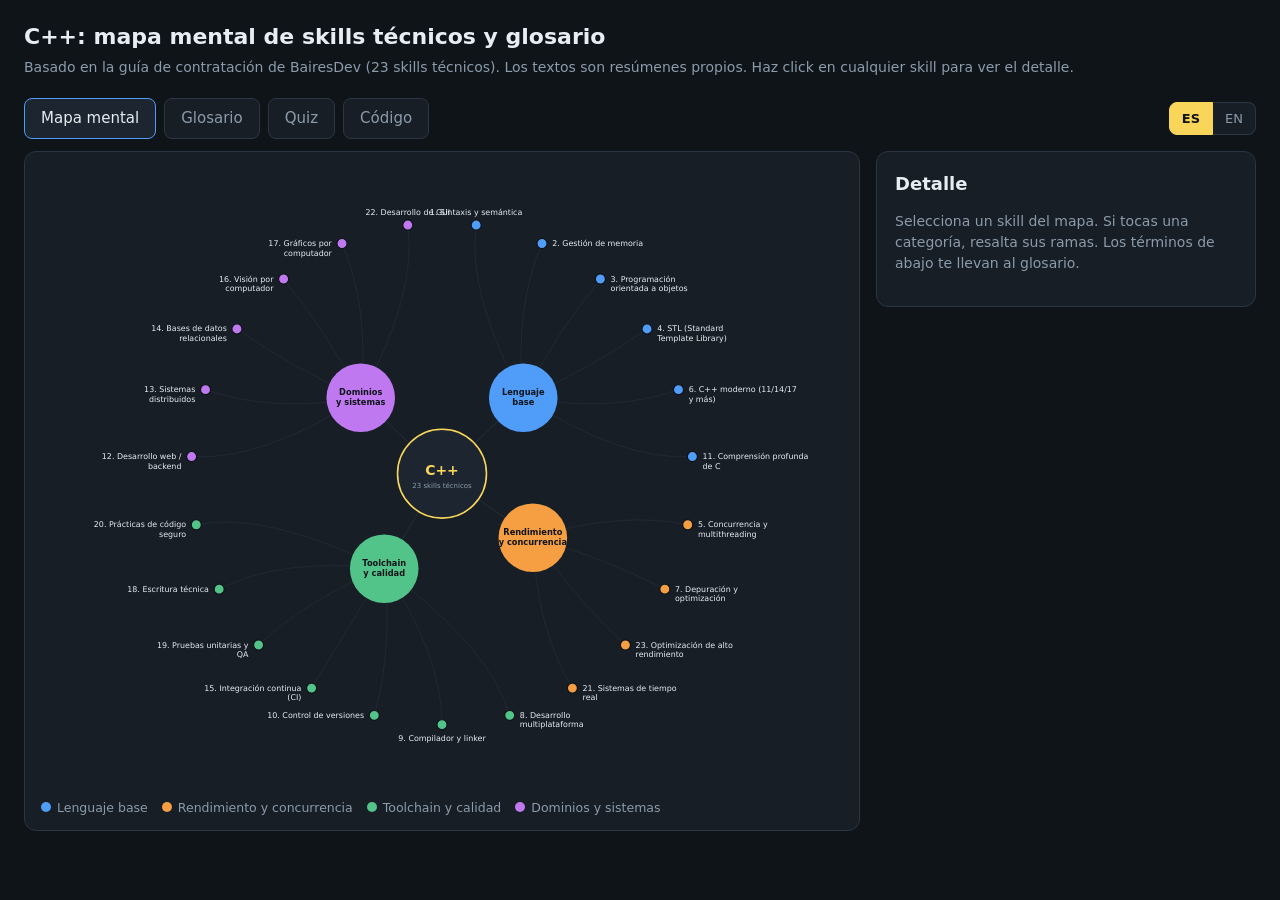
<file: reference/cpp-mapa.html>
<!DOCTYPE html>
<html lang="es">
<head>
<meta charset="utf-8">
<meta name="viewport" content="width=device-width, initial-scale=1">
<title>C++: skills map and glossary / mapa de skills y glosario</title>
<style>
:root{
  --bg:#0f1419;--panel:#171e26;--panel2:#1d2630;--line:#2a3643;--tx:#e6edf3;--mut:#8b9bab;--acc:#f9d65a;--c1:#4f9cf9;
}
*{box-sizing:border-box}
body{margin:0;background:var(--bg);color:var(--tx);font:15px/1.5 system-ui,-apple-system,"Segoe UI",Roboto,sans-serif}
header{padding:20px 24px 8px;max-width:1400px;margin:0 auto}
h1{font-size:22px;margin:0 0 4px}
header p{margin:0;color:var(--mut);font-size:14px}
nav{max-width:1400px;margin:12px auto 0;padding:0 24px;display:flex;gap:8px;align-items:center}
nav button,.lang button{background:var(--panel);color:var(--mut);border:1px solid var(--line);padding:8px 16px;border-radius:8px;cursor:pointer;font:inherit}
nav button.on{color:var(--tx);border-color:var(--c1);background:var(--panel2)}
.lang{margin-left:auto;display:flex}
.lang button{padding:6px 12px;border-radius:0;font-size:13px}
.lang button:first-child{border-radius:8px 0 0 8px}
.lang button:last-child{border-radius:0 8px 8px 0;border-left:0}
.lang button.on{background:var(--acc);color:#0f1419;border-color:var(--acc);font-weight:700}
main{max-width:1400px;margin:0 auto;padding:12px 24px 40px}
.view{display:none}.view.on{display:block}
.map-wrap{display:grid;grid-template-columns:minmax(0,1fr) 380px;gap:16px;align-items:start}
@media(max-width:1000px){.map-wrap{grid-template-columns:1fr}}
.map{background:var(--panel);border:1px solid var(--line);border-radius:12px;padding:4px;overflow:hidden}
svg{width:100%;height:auto;display:block}
.link{stroke:var(--line);stroke-width:1.5;fill:none}
.leaf{cursor:pointer}
.leaf circle{stroke-width:2;transition:r .15s}
.leaf:hover circle,.leaf.sel circle{r:11}
.leaf text{fill:var(--tx);font-size:12.5px}
.leaf.sel text{fill:var(--acc);font-weight:600}
.cat{cursor:pointer}
.cat text{fill:#0f1419;font-weight:700;font-size:13px;text-anchor:middle}
.cat.dim,.leaf.dim,.link.dim{opacity:.18}
.center circle{fill:var(--panel2);stroke:var(--acc);stroke-width:2.5}
.center text{fill:var(--acc);font-weight:800;font-size:22px;text-anchor:middle}
.center .sub{fill:var(--mut);font-size:11px;font-weight:400}
.side{background:var(--panel);border:1px solid var(--line);border-radius:12px;padding:18px;position:sticky;top:12px;max-height:calc(100vh - 24px);overflow:auto}
.side h2{font-size:18px;margin:0 0 4px}
.badge{display:inline-block;font-size:12px;padding:2px 9px;border-radius:99px;color:#0f1419;font-weight:600;margin-bottom:10px}
.side h4{margin:16px 0 6px;font-size:12px;text-transform:uppercase;letter-spacing:.06em;color:var(--mut)}
.side ul{margin:0;padding-left:18px}
.side li{margin:3px 0}
.chips{display:flex;flex-wrap:wrap;gap:6px}
.chip{background:var(--panel2);border:1px solid var(--k,var(--line));border-left-width:4px;color:var(--tx);padding:3px 10px;border-radius:8px;font-size:12.5px;cursor:pointer}
.chip:hover{color:var(--k,var(--acc))}
.chip.done{opacity:.45;text-decoration:line-through}
.hint{color:var(--mut);font-size:14px}
.david{margin-top:14px;padding:10px 12px;border-left:3px solid var(--acc);background:var(--panel2);border-radius:0 8px 8px 0;font-size:14px}
.legend{display:flex;gap:14px;flex-wrap:wrap;padding:8px 12px;font-size:12.5px;color:var(--mut)}
.legend span::before{content:"";display:inline-block;width:10px;height:10px;border-radius:50%;margin-right:6px;background:var(--k)}
.tools{display:flex;gap:10px;flex-wrap:wrap;margin:6px 0 10px}
input[type=search]{flex:1;min-width:220px;background:var(--panel);border:1px solid var(--line);color:var(--tx);padding:10px 14px;border-radius:8px;font:inherit}
.row{display:flex;gap:6px;flex-wrap:wrap;margin:0 0 10px;align-items:center}
.row .lbl{color:var(--mut);font-size:12px;text-transform:uppercase;letter-spacing:.06em;margin-right:4px}
.row button{background:var(--panel);border:1px solid var(--k,var(--line));color:var(--mut);padding:5px 12px;border-radius:99px;cursor:pointer;font-size:13px}
.row button.on{color:#0f1419;background:var(--k,var(--acc));border-color:var(--k,var(--acc));font-weight:600}
.row button.cat-btn{color:var(--k)}
.row button.cat-btn.on{color:#0f1419}
.stats{display:flex;gap:14px;align-items:center;flex-wrap:wrap;color:var(--mut);font-size:13px;margin:4px 0 12px}
.prog{flex:0 0 180px;height:6px;background:var(--panel2);border-radius:99px;overflow:hidden}
.prog i{display:block;height:100%;background:#52c48a}
.gl{display:grid;grid-template-columns:repeat(auto-fill,minmax(320px,1fr));gap:10px}
.term{background:var(--panel);border:1px solid var(--line);border-left:5px solid var(--k);border-radius:10px;padding:10px 14px 12px;position:relative}
.term.isprio{background:linear-gradient(90deg,rgba(249,214,90,.09),var(--panel) 60%);border-color:rgba(249,214,90,.35);border-left-color:var(--k)}
.term.isdone{opacity:.5}
.term.flash{box-shadow:0 0 0 2px rgba(249,214,90,.5)}
.term .top{display:flex;justify-content:space-between;align-items:flex-start;gap:8px}
.term b{font-family:ui-monospace,Menlo,Consolas,monospace;font-size:14px;color:var(--k);word-break:break-word}
.term small{display:block;color:var(--k);opacity:.85;font-size:11.5px;margin-bottom:2px;text-transform:uppercase;letter-spacing:.05em}
.term p{margin:4px 0 0;font-size:14px}
.acts{display:flex;gap:4px;flex:none;-webkit-user-select:none;user-select:none}
.acts button{-webkit-user-select:none;user-select:none}
.term b,.term p,.term small{-webkit-user-select:text;user-select:text;cursor:text}
.acts button{background:var(--panel2);border:1px solid var(--line);color:var(--mut);width:auto;height:28px;padding:0 9px;border-radius:7px;cursor:pointer;font-size:12.5px;white-space:nowrap}
.acts button:hover{color:var(--tx);border-color:var(--mut)}
.acts .star.on{color:#0f1419;background:var(--acc);border-color:var(--acc);font-weight:700}
.acts .ok.on{color:#0f1419;background:#52c48a;border-color:#52c48a;font-weight:700}
.empty{color:var(--mut);padding:24px;text-align:center;grid-column:1/-1}
.note{color:var(--mut);font-size:12px;margin-top:18px}

.qwrap{max-width:820px;margin:8px auto 0}
.qcard{background:var(--panel);border:1px solid var(--line);border-radius:14px;padding:22px}
.qhead{display:flex;gap:16px;flex-wrap:wrap;align-items:center;color:var(--mut);font-size:13px;margin-bottom:10px}
.qhead b{color:var(--tx)}
.qprog{height:6px;background:var(--panel2);border-radius:99px;overflow:hidden;margin-bottom:18px}
.qprog i{display:block;height:100%;background:var(--c1);transition:width .25s}
.qdef{font-size:19px;line-height:1.5;margin:6px 0 20px}
.qcat{display:inline-block;font-size:11.5px;text-transform:uppercase;letter-spacing:.06em;color:var(--k);border:1px solid var(--k);padding:2px 10px;border-radius:99px}
.qopts{display:grid;grid-template-columns:1fr 1fr;gap:10px}
@media(max-width:640px){.qopts{grid-template-columns:1fr}}
.qopt{display:flex;gap:10px;align-items:center;text-align:left;background:var(--panel2);border:1px solid var(--line);border-left:5px solid var(--k);color:var(--tx);padding:12px 14px;border-radius:10px;cursor:pointer;font:inherit;font-family:ui-monospace,Menlo,Consolas,monospace;font-size:14px}
.qopt:hover:not(:disabled){border-color:var(--k);background:#222d3a}
.qopt .n{color:var(--mut);font-size:12px;min-width:14px}
.qopt:disabled{cursor:default}
.qopt.right{background:rgba(82,196,138,.18);border-color:#52c48a;border-left-color:#52c48a}
.qopt.wrong{background:rgba(239,107,107,.18);border-color:#ef6b6b;border-left-color:#ef6b6b}
.qopt.faded{opacity:.45}
.qfb{margin-top:16px;padding:12px 14px;border-radius:10px;background:var(--panel2);font-size:14px}
.qfb.ok{border-left:4px solid #52c48a}.qfb.bad{border-left:4px solid #ef6b6b}
.qbtns{display:flex;gap:8px;flex-wrap:wrap;margin-top:14px}
.btn{background:var(--panel2);border:1px solid var(--line);color:var(--tx);padding:8px 16px;border-radius:8px;cursor:pointer;font:inherit;font-size:14px}
.btn:hover{border-color:var(--mut)}
.btn.primary{background:var(--c1);border-color:var(--c1);color:#0f1419;font-weight:700}
.btn.on{background:var(--acc);border-color:var(--acc);color:#0f1419;font-weight:700}
.qscore{font-size:44px;font-weight:800;margin:4px 0}
.qmiss{margin:14px 0 0;padding:0;list-style:none;display:grid;gap:8px}
.qmiss li{background:var(--panel2);border-left:4px solid var(--k);border-radius:8px;padding:8px 12px;font-size:14px}
.qmiss b{font-family:ui-monospace,Menlo,Consolas,monospace;color:var(--k)}
.qkeys{color:var(--mut);font-size:12px;margin-top:12px}

pre.code{background:#0b0f14;border:1px solid var(--line);border-radius:10px;padding:14px 16px;margin:12px 0 6px;overflow:auto;font:13.5px/1.55 ui-monospace,Menlo,Consolas,monospace;color:#d6e2ee;white-space:pre;-webkit-user-select:text;user-select:text}
.lgbadge{display:inline-block;font-size:11.5px;font-weight:700;padding:2px 9px;border-radius:99px;color:#0f1419;margin-right:8px}
.cask{font-size:16px;margin:14px 0 12px;font-weight:600}
.cnote{color:var(--mut);font-size:12.5px;margin:2px 0 12px}
.qopt.plain{font-family:ui-monospace,Menlo,Consolas,monospace}
.qexp{margin-top:10px;font-size:14px;color:var(--tx)}
</style>
</head>
<body>
<header>
  <h1 id="t-h1"></h1>
  <p id="t-sub"></p>
</header>
<nav>
  <button id="b-map" class="on"></button>
  <button id="b-gl"></button>
  <button id="b-quiz"></button>
  <button id="b-code"></button>
  <div class="lang" role="group" aria-label="Language / Idioma">
    <button id="l-es">ES</button><button id="l-en">EN</button>
  </div>
</nav>
<main>
  <section id="v-map" class="view on">
    <div class="map-wrap">
      <div class="map">
        <svg id="svg" viewBox="0 0 1300 1000" role="img"></svg>
        <div class="legend" id="legend"></div>
      </div>
      <aside class="side" id="side"></aside>
    </div>
  </section>
  <section id="v-gl" class="view">
    <div class="tools">
      <input type="search" id="q">
    </div>
    <div class="row" id="status"></div>
    <div class="row" id="filters"></div>
    <div class="stats"><span id="count"></span><div class="prog"><i id="prog"></i></div><span id="pct"></span></div>
    <div class="gl" id="gl"></div>
    <p class="note" id="note"></p>
  </section>
  <section id="v-quiz" class="view">
    <div class="qwrap" id="quiz"></div>
  </section>
  <section id="v-code" class="view">
    <div class="qwrap" id="code"></div>
  </section>
</main>

<script>
/* DATA-START */
const CATS=[
 {id:'lang',name:'Lenguaje base',color:'#4f9cf9'},
 {id:'perf',name:'Rendimiento y concurrencia',color:'#f59e42'},
 {id:'tool',name:'Toolchain y calidad',color:'#52c48a'},
 {id:'dom',name:'Dominios y sistemas',color:'#c078f0'}
];
const SKILLS=[
 {n:1,c:'lang',name:'Sintaxis y semántica',
  sum:'Dominar las reglas del lenguaje y su significado real: tipos, conversiones, scope, lifetime, valor vs referencia. Es la base para escribir código correcto y rápido, por ejemplo en gráficos o cómputo científico.',
  study:['Tipos y conversiones implícitas/explícitas','Scope, lifetime y storage duration','const, constexpr y correctness','Qué es comportamiento indefinido'],
  terms:['Undefined behavior','const','constexpr','Translation unit','Value category']},
 {n:2,c:'lang',name:'Gestión de memoria',
  sum:'En C++ la memoria se gestiona de forma manual o semiautomática. Hay que entender punteros, stack vs heap, ownership y evitar fugas. Impacta directo el rendimiento, sobre todo en entornos con pocos recursos.',
  study:['Stack vs heap','Ownership con RAII y smart pointers','Move semantics','Herramientas: Valgrind y AddressSanitizer'],
  terms:['Pointer','Reference','Stack','Heap','Memory leak','Dangling pointer','RAII','unique_ptr','shared_ptr','Move semantics','Use-after-free'],
  david:'Es lo que más cambia viniendo de JS/TS: aquí tú decides quién libera cada recurso. Si compilas C++ a WebAssembly con Emscripten, esto se aplica igual.'},
 {n:3,c:'lang',name:'Programación orientada a objetos',
  sum:'Clases, herencia, funciones virtuales y encapsulación para estructurar proyectos grandes. El polimorfismo dinámico permite sistemas flexibles, siempre que se use con criterio para mantener el diseño limpio y reutilizable.',
  study:['Constructores, destructores y ciclo de vida','Herencia y polimorfismo dinámico','Rule of Three/Five/Zero','Composición sobre herencia'],
  terms:['Class','Encapsulation','Inheritance','Polymorphism','Virtual function','Vtable','Pure virtual','Virtual destructor','Rule of Three/Five/Zero','Object slicing','override / final','Operator overloading']},
 {n:4,c:'lang',name:'STL (Standard Template Library)',
  sum:'La biblioteca estándar de contenedores, iteradores y algoritmos genéricos. Conocerla evita reinventar estructuras y demuestra capacidad para programación genérica con código fiable.',
  study:['vector, map, unordered_map, set, deque','Iteradores y algoritmos (sort, find, transform)','Complejidad de cada contenedor','string, optional, variant, span'],
  terms:['STL','Container','Iterator','Algorithm (STL)','std::vector','std::map / unordered_map','Template','Generic programming','std::optional / std::variant','Ranges','Concepts']},
 {n:6,c:'lang',name:'C++ moderno (11/14/17 y más)',
  sum:'Cada estándar trae mejoras que hacen el código más corto, seguro y rápido: auto, range-for, smart pointers, lambdas, y luego structured bindings, concepts, ranges, modules y coroutines.',
  study:['C++11: auto, lambdas, move, nullptr, smart pointers','C++17: optional, variant, structured bindings','C++20: concepts, ranges, coroutines, modules','C++23 y propuestas'],
  terms:['C++11','C++14','C++17','C++20','C++23','auto','Range-based for','Lambda','nullptr','Structured bindings','Coroutines','Modules'],
  david:'Es el equivalente a ponerse al día con ES6+ en JavaScript: el estilo moderno cambia casi todo.'},
 {n:11,c:'lang',name:'Comprensión profunda de C',
  sum:'C++ nace sobre C y muchos proyectos mezclan código legado en C. Entenderlo da mejor interoperabilidad, programación de bajo nivel y capacidad de depurar secciones críticas.',
  study:['Punteros y aritmética de punteros','Arrays, strings C y memcpy/strlen','Interop con extern "C"','Structs y layout en memoria'],
  terms:['extern "C"','Pointer arithmetic','C string','malloc / free','calloc / realloc','void pointer','Function pointer','struct','union','Bit field','Bitwise operators','sizeof','typedef','Macro','Header guard','static','extern','volatile','errno','FILE* / stdio','memcpy / memset','NULL','Array decay','restrict','Format string','ABI','Name mangling','Alignment']},

 {n:5,c:'perf',name:'Concurrencia y multithreading',
  sum:'Aprovechar varios núcleos con hilos, sincronización y tareas asíncronas. Es clave en juegos, trading y cualquier sistema que necesite respuesta rápida, pero introduce carreras de datos y deadlocks.',
  study:['std::thread, jthread, async/future','mutex, lock_guard, condition_variable','Atomics y modelo de memoria','Thread pools y tareas'],
  terms:['Thread','Mutex','lock_guard / unique_lock','Race condition','Data race','Deadlock','Atomic','Condition variable','Future / Promise / async','Memory model','Thread pool','Lock-free']},
 {n:7,c:'perf',name:'Depuración y optimización',
  sum:'Encontrar y corregir bugs con depuradores y sanitizers, y mejorar el rendimiento midiendo antes de tocar nada. Importante en software de sistema y embebido.',
  study:['GDB / LLDB y breakpoints','Sanitizers (ASan, UBSan, TSan)','Profiling con perf, VTune, Tracy','Leer assembly y core dumps'],
  terms:['Debugger','GDB / LLDB','Sanitizers','Valgrind','Profiler','Core dump','Segmentation fault','Cache locality']},
 {n:23,c:'perf',name:'Optimización de alto rendimiento',
  sum:'Técnicas avanzadas para exprimir el hardware: perfilado, layout de datos, cachés, SIMD y multihilo bien dimensionado. Se exige en videojuegos y cómputo científico.',
  study:['Cache locality y data-oriented design','SIMD / vectorización','Evitar asignaciones en el hot path','Benchmarking con Google Benchmark'],
  terms:['Cache locality','SIMD','Data-oriented design','Hot path','Inlining','Benchmark','Profiler','Zero-cost abstraction']},
 {n:21,c:'perf',name:'Sistemas de tiempo real',
  sum:'Programar donde el tiempo importa más que la velocidad media: sistemas operativos, motores de juego, embebidos. Requiere nociones de RTOS y diseñar para cumplir plazos estrictos.',
  study:['Conceptos de RTOS','Latencia, jitter y plazos','Evitar asignación dinámica y bloqueos','Programación embebida'],
  terms:['RTOS','Deadline','Jitter','Latency','Determinism','WCET','Embedded']},

 {n:8,c:'tool',name:'Desarrollo multiplataforma',
  sum:'Hacer que el mismo código funcione en Windows, Linux y macOS, manejando diferencias de compiladores, APIs del sistema y arquitecturas.',
  study:['CMake y toolchains','Diferencias GCC / Clang / MSVC','Endianness y tamaños de tipos','Abstracciones de plataforma'],
  terms:['CMake','GCC / Clang / MSVC','Cross-compilation','Endianness','ABI','Conan / vcpkg']},
 {n:9,c:'tool',name:'Compilador y linker',
  sum:'Entender cómo se pasa del código al ejecutable: preprocesado, compilación, enlazado. Sirve para optimizar tiempos de build, resolver errores de enlace y manejar dependencias en proyectos grandes.',
  study:['Etapas: preprocesador, compilador, assembler, linker','Headers vs sources y ODR','Enlace estático vs dinámico','Flags: -O2, -Wall, -fsanitize'],
  terms:['Compiler','Preprocessor','Linker','Translation unit','Header / Source','ODR','Static vs dynamic linking','Name mangling','Build flags','Makefile / Ninja','CMake']},
 {n:10,c:'tool',name:'Control de versiones',
  sum:'Git para integrar el trabajo de varias personas, revertir errores y entender la evolución del proyecto.',
  study:['Ramas, merge y rebase','Pull requests y code review','Submódulos y gestión de dependencias'],
  terms:['Git','Branch / Merge / Rebase','Code review','Pull request']},
 {n:15,c:'tool',name:'Integración continua (CI)',
  sum:'Pipelines que compilan y prueban cada cambio automáticamente para detectar bugs temprano y acelerar entregas.',
  study:['GitHub Actions, GitLab CI, Jenkins','Caché de builds (ccache)','Matriz de compiladores y sistemas','Análisis estático en CI'],
  terms:['CI / CD','Pipeline','ccache','Static analysis','Code coverage'],
  david:'Ya manejas Jenkins y GitHub Pages: aquí es lo mismo, pero con builds mucho más lentos.'},
 {n:19,c:'tool',name:'Pruebas unitarias y QA',
  sum:'Frameworks de pruebas automáticas para detectar fallos pronto y subir la confiabilidad del software.',
  study:['GoogleTest / Catch2','Mocks y fakes','Cobertura','Fuzzing'],
  terms:['Unit test','GoogleTest / Catch2','Mock','Code coverage','Fuzzing','Sanitizers']},
 {n:18,c:'tool',name:'Escritura técnica',
  sum:'Documentar código y procesos para que el proyecto sea mantenible por otras personas.',
  study:['Doxygen','README y ADRs','Comentarios que explican el porqué'],
  terms:['Doxygen','ADR']},
 {n:20,c:'tool',name:'Prácticas de código seguro',
  sum:'Conocer los fallos clásicos de seguridad de C++ y aplicar buenas prácticas para evitarlos de forma consistente.',
  study:['Buffer overflows y bounds checking','Integer overflow','Guías CERT C++ y Core Guidelines','Herramientas: sanitizers y análisis estático'],
  terms:['Buffer overflow','Integer overflow','Use-after-free','Race condition','Memory leak','CERT C++ / Core Guidelines','MISRA','Static analysis']},

 {n:12,c:'dom',name:'Desarrollo web / backend',
  sum:'C++ se usa en servicios backend donde importa la eficiencia de cómputo: lógica del servidor y procesamiento de datos a gran escala.',
  study:['Sockets y Boost.Asio','HTTP/REST y gRPC','Serialización (protobuf, JSON)','WebAssembly con Emscripten'],
  terms:['Sockets','Boost.Asio','REST','RPC','gRPC','Protobuf','WebAssembly','Emscripten'],
  david:'Aquí conectas con tu stack: WebAssembly vía Emscripten ya lo has usado, y es el puente natural entre C++ y el frontend.'},
 {n:13,c:'dom',name:'Sistemas distribuidos',
  sum:'Diseñar software que corre en muchas máquinas garantizando consistencia y fiabilidad entre nodos. Típico de servicios cloud y centros de datos.',
  study:['Consistencia y teorema CAP','Consenso (Raft, Paxos)','Mensajería y colas','Tolerancia a fallos'],
  terms:['Distributed system','RPC','CAP theorem','Consensus','Message queue','Fault tolerance','Serialization']},
 {n:14,c:'dom',name:'Bases de datos relacionales',
  sum:'Integrar aplicaciones C++ con bases relacionales usando SQL y conectores, cuidando rendimiento e integridad de datos.',
  study:['SQL y normalización','Conectores (ODBC, libpq, SQLite API)','Transacciones y ACID','Prepared statements'],
  terms:['RDBMS','SQL','SQLite','ODBC','ACID','Prepared statement']},
 {n:16,c:'dom',name:'Visión por computador',
  sum:'Algoritmos que procesan imágenes y video para inspección automática, realidad aumentada o robótica, donde la velocidad de cálculo es crítica.',
  study:['OpenCV','Convoluciones y filtros','Detección de features','Inferencia de modelos (ONNX Runtime, TensorRT)'],
  terms:['Computer vision','OpenCV','ONNX Runtime','Convolution','SIMD']},
 {n:17,c:'dom',name:'Gráficos por computador',
  sum:'C++ domina el rendering en tiempo real: videojuegos, simulaciones y motores. Requiere conocer APIs gráficas y optimizar el pipeline.',
  study:['OpenGL y Vulkan','Pipeline de renderizado y shaders','Álgebra lineal (GLM)','Motores: Unreal, Godot'],
  terms:['OpenGL','Vulkan','DirectX','Shader','GPU','Rendering pipeline','GLM'],
  david:'Es tu terreno: WebGL ≈ OpenGL ES, y WebGPU se parece mucho a Vulkan/Metal/D3D12. Aprender la base en C++ te da el modelo mental real. Además Unreal usa C++.'},
 {n:22,c:'dom',name:'Desarrollo de GUI',
  sum:'Frameworks como Qt o wxWidgets para crear aplicaciones de escritorio con interfaz amigable.',
  study:['Qt (Widgets y QML)','Signals y slots / event loop','Layouts y modelo-vista'],
  terms:['GUI','Qt','wxWidgets','Event loop','Signals and slots']}
];

const G=(t,c,d)=>({t,c,d});
const GLOSS=[
 // Lenguaje
 G('Undefined behavior','Lenguaje','Código cuyo resultado el estándar no define (acceder fuera de límites, overflow con signo, usar memoria liberada). El compilador puede hacer cualquier cosa, incluso aparentar que funciona.'),
 G('const','Lenguaje','Marca un valor, referencia o método como no modificable. Ayuda a evitar bugs y a que el compilador optimice.'),
 G('constexpr','Lenguaje','Permite evaluar funciones y valores en tiempo de compilación.'),
 G('Translation unit','Lenguaje','Un archivo fuente con todos sus #include ya expandidos. Es lo que el compilador procesa de una vez; cada una genera un .o.'),
 G('Value category','Lenguaje','Clasificación de expresiones (lvalue, rvalue, xvalue...) que decide si algo se copia o se mueve.'),
 G('auto','Lenguaje','Deja que el compilador deduzca el tipo de una variable a partir de su inicializador.'),
 G('Range-based for','Lenguaje','Bucle for (x : coleccion) que recorre un contenedor sin manejar iteradores a mano.'),
 G('Lambda','Lenguaje','Función anónima definida en el sitio, con lista de captura de variables: [&](int x){ ... }.'),
 G('nullptr','Lenguaje','Literal tipado para puntero nulo; reemplaza a NULL y a 0 en ese rol.'),
 G('Structured bindings','Lenguaje','Desempaqueta pares, tuplas o structs en varias variables: auto [a, b] = f();'),
 G('Coroutines','Lenguaje','Funciones que pueden suspenderse y reanudarse (co_await, co_yield). Base para código asíncrono y generadores. C++20.'),
 G('Modules','Lenguaje','Alternativa a los headers que mejora tiempos de compilación y aislamiento. C++20.'),
 G('C++11','Lenguaje','Estándar que modernizó el lenguaje: auto, lambdas, move semantics, smart pointers, nullptr, threads en la librería estándar.'),
 G('C++14','Lenguaje','Refinamiento de C++11: lambdas genéricas, deducción de retorno, make_unique.'),
 G('C++17','Lenguaje','Añade optional, variant, string_view, structured bindings, if constexpr y filesystem.'),
 G('C++20','Lenguaje','Añade concepts, ranges, coroutines, modules y el operador <=>.'),
 G('C++23','Lenguaje','Añade std::expected, std::print, mdspan y mejoras a ranges y módulos.'),
 G('Operator overloading','Lenguaje','Redefinir operadores (+, ==, <<, []) para tipos propios.'),
 G('extern "C"','C','Indica enlace con convención de C: sin name mangling. Necesario para interoperar con C o con otros lenguajes.'),
 G('C string','C','Array de char terminado en \\0. Fuente clásica de errores de buffer.'),
 G('Pointer arithmetic','C','Sumar o restar a un puntero se mueve en unidades del tipo apuntado, no en bytes.'),
 G('Alignment','Lenguaje','Restricción de que un dato esté en una dirección múltiplo de cierto valor. Afecta rendimiento y compatibilidad.'),
 G('malloc / free','C','Funciones de C para reservar y liberar memoria dinámica en el heap. Cada malloc debe tener su free, o hay fuga de memoria.'),
 G('calloc / realloc','C','calloc reserva memoria inicializada en cero; realloc cambia el tamaño de un bloque ya reservado (puede moverlo).'),
 G('void pointer','C','Puntero genérico (void *) que puede apuntar a cualquier tipo. Hay que convertirlo antes de desreferenciarlo; es la base de la genericidad en C.'),
 G('Function pointer','C','Puntero que guarda la dirección de una función, para pasarla como argumento o elegirla en runtime (ej. el callback de qsort).'),
 G('struct','C','Agrupa variables de distintos tipos bajo un nombre. Es la base para modelar datos en C, que no tiene clases.'),
 G('union','C','Como un struct, pero todos los campos comparten la misma memoria: solo uno es válido a la vez. Útil para ahorrar memoria o reinterpretar bytes.'),
 G('Bit field','C','Campo de un struct con un ancho en bits (int flag : 1). Sirve para empaquetar banderas o mapear registros de hardware.'),
 G('Bitwise operators','C','Operadores que trabajan bit a bit: & | ^ ~ << >>. Fundamentales para máscaras, banderas y programación de bajo nivel.'),
 G('sizeof','C','Operador que devuelve el tamaño en bytes de un tipo o variable, calculado en compilación.'),
 G('typedef','C','Crea un alias para un tipo existente. Se usa mucho con structs y punteros a función para simplificar la sintaxis.'),
 G('Macro','C','Texto que el preprocesador sustituye antes de compilar (#define). Potente pero sin tipos y propenso a errores.'),
 G('Header guard','C','Patrón (#ifndef / #define / #endif o #pragma once) que evita incluir un header más de una vez.'),
 G('static','C','En C tiene dos usos: dentro de una función, la variable conserva su valor entre llamadas; a nivel de archivo, limita el símbolo a ese archivo.'),
 G('extern','C','Declara que una variable o función está definida en otro archivo; se resuelve al enlazar.'),
 G('volatile','C','Le dice al compilador que un valor puede cambiar fuera del programa (hardware, interrupción), así que no debe optimizar sus accesos.'),
 G('errno','C','Variable global (por hilo) donde las funciones de la librería estándar de C dejan el código del último error.'),
 G('FILE* / stdio','C','Manejador de archivos de la librería estándar de C (fopen, fread, fprintf, fclose). Hay que cerrarlos para evitar fugas.'),
 G('memcpy / memset','C','memcpy copia bytes de una zona de memoria a otra; memset rellena una zona con un valor. Operan sin conocer tipos y no controlan límites.'),
 G('NULL','C','Constante de puntero nulo en C (normalmente ((void*)0)). Desreferenciarlo causa un crash.'),
 G('Array decay','C','Al pasar un array a una función, se convierte en un puntero a su primer elemento y se pierde su tamaño.'),
 G('restrict','C','Promesa al compilador de que un puntero es el único acceso a ese dato, lo que permite optimizar más. Existe en C99, no en C++ estándar.'),
 G('Format string','C','Cadena de formato de printf/scanf (%d, %s). Si la controla un atacante o no coincide con los argumentos, hay bugs y vulnerabilidades.'),
 // Memoria
 G('Pointer','Memoria','Variable que guarda una dirección de memoria. Puede ser nula y reasignarse.'),
 G('Reference','Memoria','Alias de otro objeto; debe inicializarse y no puede reasignarse a otro. Más segura que un puntero.'),
 G('Stack','Memoria','Región de memoria para variables locales y llamadas. Asignación muy rápida y liberación automática al salir del scope.'),
 G('Heap','Memoria','Memoria dinámica reservada en tiempo de ejecución (new/malloc). Más flexible pero más lenta y propensa a fugas.'),
 G('Memory leak','Memoria','Memoria reservada que nunca se libera, y se pierde la referencia a ella.'),
 G('Dangling pointer','Memoria','Puntero a memoria que ya fue liberada o a un objeto que ya no existe.'),
 G('Use-after-free','Memoria','Usar memoria después de liberarla. Bug de memoria y vulnerabilidad clásica.'),
 G('RAII','Memoria','Resource Acquisition Is Initialization: un recurso (memoria, archivo, lock) se adquiere en el constructor y se libera en el destructor. Es el idioma central de C++.'),
 G('unique_ptr','Memoria','Smart pointer con propiedad exclusiva: un solo dueño, se libera solo, no se copia (solo se mueve).'),
 G('shared_ptr','Memoria','Smart pointer con propiedad compartida mediante conteo de referencias. Cuidado con ciclos (usar weak_ptr).'),
 G('Move semantics','Memoria','Transferir recursos de un objeto a otro en vez de copiarlos (std::move, constructor de movimiento). Evita copias costosas.'),
 G('Rule of Three/Five/Zero','Memoria','Si defines destructor, copia o movimiento a mano, probablemente debas definir los demás (Three/Five). Lo ideal es no definir ninguno (Zero) y delegar en RAII.'),
 G('Object slicing','Memoria','Al copiar un objeto derivado a uno base por valor se pierde la parte derivada.'),
 G('Cache locality','Memoria','Acceder a datos contiguos aprovecha la caché del CPU y puede ser decenas de veces más rápido que saltar por punteros.'),
 G('Segmentation fault','Memoria','Crash por acceso inválido a memoria (puntero nulo, fuera de rango, memoria liberada).'),
 G('Buffer overflow','Memoria','Escribir más allá del final de un buffer. Causa corrupción o ejecución de código arbitrario.'),
 G('Integer overflow','Memoria','Resultado de una operación entera que no cabe en el tipo. En enteros con signo es comportamiento indefinido.'),
 // POO
 G('Class','POO','Tipo definido por el usuario que agrupa datos y funciones. La diferencia con struct es solo que los miembros son privados por defecto.'),
 G('Encapsulation','POO','Ocultar el estado interno y exponer solo una interfaz controlada (public/private/protected).'),
 G('Inheritance','POO','Una clase deriva de otra y reutiliza o extiende su comportamiento.'),
 G('Polymorphism','POO','Usar objetos de distintos tipos a través de una interfaz común. En C++ puede ser dinámico (virtual) o estático (templates).'),
 G('Virtual function','POO','Método que se resuelve en tiempo de ejecución según el tipo real del objeto.'),
 G('Vtable','POO','Tabla de punteros a funciones virtuales que el compilador asocia a cada clase polimórfica.'),
 G('Pure virtual','POO','Método virtual sin implementación (= 0). Convierte la clase en abstracta.'),
 G('Virtual destructor','POO','Necesario en clases base polimórficas para que borrar por puntero base destruya correctamente al derivado.'),
 G('override / final','POO','override verifica que realmente sobrescribes un virtual; final prohíbe seguir sobrescribiendo o heredando.'),
 // STL y genéricos
 G('STL','Genéricos','Standard Template Library: contenedores, iteradores y algoritmos genéricos de la librería estándar.'),
 G('Container','Genéricos','Estructura que guarda elementos: vector, list, map, set, deque, array.'),
 G('Iterator','Genéricos','Objeto que apunta a un elemento y permite recorrer un contenedor; conecta contenedores con algoritmos.'),
 G('Algorithm (STL)','Genéricos','Funciones genéricas como sort, find, transform, accumulate que trabajan sobre rangos de iteradores.'),
 G('std::vector','Genéricos','Arreglo dinámico contiguo en memoria. Es el contenedor por defecto en casi todo caso.'),
 G('std::map / unordered_map','Genéricos','map es un árbol ordenado (O(log n)); unordered_map es una tabla hash (O(1) promedio).'),
 G('std::optional / std::variant','Genéricos','optional representa un valor que puede no existir; variant, uno de varios tipos posibles (unión segura).'),
 G('Template','Genéricos','Código parametrizado por tipos o valores que se genera en compilación. Base de la programación genérica.'),
 G('Generic programming','Genéricos','Escribir algoritmos independientes del tipo concreto de dato.'),
 G('Concepts','Genéricos','Restricciones nombradas sobre los parámetros de un template, con errores de compilación más legibles. C++20.'),
 G('Ranges','Genéricos','Biblioteca de C++20 para componer algoritmos sobre secuencias con pipes (|) y vistas perezosas.'),
 G('Zero-cost abstraction','Genéricos','Principio de C++: lo que no usas no cuesta, y lo que usas no se podría escribir a mano más rápido.'),
 // Concurrencia
 G('Thread','Concurrencia','Hilo de ejecución independiente dentro de un proceso (std::thread).'),
 G('Mutex','Concurrencia','Exclusión mutua: solo un hilo a la vez puede entrar a una sección crítica.'),
 G('lock_guard / unique_lock','Concurrencia','Wrappers RAII que toman y sueltan un mutex automáticamente.'),
 G('Race condition','Concurrencia','El resultado depende del orden de ejecución entre hilos, que no está controlado.'),
 G('Data race','Concurrencia','Dos hilos acceden a la misma memoria sin sincronizar y al menos uno escribe. Es comportamiento indefinido en C++.'),
 G('Deadlock','Concurrencia','Hilos que se esperan entre sí indefinidamente.'),
 G('Atomic','Concurrencia','Tipos cuyas operaciones se realizan de forma indivisible (std::atomic).'),
 G('Condition variable','Concurrencia','Permite a un hilo dormir hasta que otro lo notifique de que algo cambió.'),
 G('Future / Promise / async','Concurrencia','Mecanismo para obtener un resultado calculado en otro hilo (std::async, std::future).'),
 G('Memory model','Concurrencia','Reglas que definen qué escrituras ven otros hilos y en qué orden (memory_order).'),
 G('Thread pool','Concurrencia','Conjunto de hilos reutilizables que ejecutan tareas de una cola.'),
 G('Lock-free','Concurrencia','Estructuras concurrentes que evitan locks usando operaciones atómicas. Difíciles de acertar.'),
 // Rendimiento
 G('SIMD','Rendimiento','Una instrucción procesa varios datos a la vez (SSE, AVX, NEON).'),
 G('Data-oriented design','Rendimiento','Organizar los datos según cómo se procesan (arrays de structs vs structs de arrays) para aprovechar la caché.'),
 G('Hot path','Rendimiento','Fragmento de código que se ejecuta con muchísima frecuencia y donde vale la pena optimizar.'),
 G('Inlining','Rendimiento','El compilador reemplaza una llamada a función por su cuerpo, evitando el costo de la llamada y abriendo más optimizaciones.'),
 G('Benchmark','Rendimiento','Medición repetible del tiempo de ejecución de un fragmento de código (ej. Google Benchmark).'),
 G('Profiler','Rendimiento','Herramienta que mide dónde gasta tiempo o memoria un programa (perf, VTune, Instruments, Tracy).'),
 // Tiempo real
 G('RTOS','Tiempo real','Sistema operativo de tiempo real con planificación determinista (FreeRTOS, Zephyr).'),
 G('Deadline','Tiempo real','Plazo máximo para completar una tarea.'),
 G('Jitter','Tiempo real','Variación en el tiempo de respuesta entre ejecuciones.'),
 G('Latency','Tiempo real','Tiempo entre un evento o petición y su respuesta.'),
 G('Determinism','Tiempo real','Propiedad de que el tiempo y el resultado sean predecibles.'),
 G('WCET','Tiempo real','Worst-Case Execution Time: tiempo máximo posible de una tarea.'),
 G('Embedded','Tiempo real','Software que corre dentro de un dispositivo con recursos limitados (microcontroladores).'),
 // Build
 G('Compiler','Build','Traduce código C++ a código objeto. Los principales son GCC, Clang y MSVC.'),
 G('Preprocessor','Build','Etapa previa que resuelve #include, #define y #if antes de compilar.'),
 G('Linker','Build','Une los archivos objeto y librerías en un ejecutable o librería, resolviendo símbolos.'),
 G('Header / Source','Build','Los .h/.hpp declaran la interfaz; los .cpp contienen la implementación.'),
 G('ODR','Build','One Definition Rule: cada entidad puede definirse una sola vez en el programa. Violarla causa errores de enlace o UB.'),
 G('Static vs dynamic linking','Build','Estático copia el código al ejecutable (.a/.lib); dinámico lo carga en runtime (.so/.dll).'),
 G('Name mangling','Build','El compilador codifica el nombre y los parámetros de una función en el símbolo, para soportar sobrecarga.'),
 G('ABI','Build','Application Binary Interface: contrato binario (layout, convención de llamada) entre código compilado por separado.'),
 G('Build flags','Build','Opciones del compilador: -O2/-O3 (optimización), -Wall -Wextra (warnings), -g (debug), -std=c++20.'),
 G('Makefile / Ninja','Build','Herramientas que ejecutan el build según un grafo de dependencias.'),
 G('CMake','Build','Generador de sistemas de build multiplataforma; estándar de facto en proyectos C++.'),
 G('Conan / vcpkg','Build','Gestores de paquetes para dependencias C++.'),
 G('GCC / Clang / MSVC','Build','Los tres compiladores principales: GNU, LLVM y Microsoft.'),
 G('Cross-compilation','Build','Compilar en una plataforma para ejecutar en otra (ej. ARM desde x86).'),
 G('Endianness','Build','Orden de los bytes de un número en memoria (little-endian o big-endian).'),
 // Calidad y herramientas
 G('Debugger','Calidad','Permite pausar la ejecución, inspeccionar variables y avanzar paso a paso.'),
 G('GDB / LLDB','Calidad','Depuradores de línea de comandos para GCC y para LLVM respectivamente.'),
 G('Sanitizers','Calidad','Instrumentación del compilador que detecta errores en runtime: ASan (memoria), UBSan (UB), TSan (data races), MSan (memoria sin inicializar).'),
 G('Valgrind','Calidad','Herramienta que detecta fugas y accesos inválidos ejecutando el programa en una máquina virtual (lento).'),
 G('Core dump','Calidad','Volcado de la memoria de un proceso al crashear, para analizarlo con un depurador.'),
 G('Static analysis','Calidad','Detección de bugs sin ejecutar el código (clang-tidy, cppcheck, SonarQube).'),
 G('Unit test','Calidad','Prueba automática de una unidad pequeña de código.'),
 G('GoogleTest / Catch2','Calidad','Frameworks de testing más usados en C++.'),
 G('Mock','Calidad','Objeto falso que reemplaza una dependencia para aislar lo que se prueba (GoogleMock).'),
 G('Code coverage','Calidad','Porcentaje de líneas o ramas que ejecutan las pruebas (gcov, llvm-cov).'),
 G('Fuzzing','Calidad','Probar con entradas aleatorias o mutadas para encontrar crashes (libFuzzer, AFL).'),
 G('CI / CD','Calidad','Integración continua / entrega continua: automatizar build, tests y despliegue en cada cambio.'),
 G('Pipeline','Calidad','Secuencia automática de etapas de CI (build, test, análisis, release).'),
 G('ccache','Calidad','Caché de compilación que evita recompilar archivos sin cambios.'),
 G('Git','Calidad','Sistema de control de versiones distribuido.'),
 G('Branch / Merge / Rebase','Calidad','Ramas para trabajo paralelo, y dos formas de integrarlas: merge preserva historia, rebase la reescribe linealmente.'),
 G('Code review','Calidad','Revisión del código por otras personas antes de integrarlo.'),
 G('Pull request','Calidad','Propuesta de cambios para revisión e integración en una rama.'),
 G('Doxygen','Calidad','Generador de documentación a partir de comentarios en el código.'),
 G('ADR','Calidad','Architecture Decision Record: documento corto que registra una decisión técnica y su motivo.'),
 G('CERT C++ / Core Guidelines','Calidad','Guías de codificación segura (CERT) y de buenas prácticas (C++ Core Guidelines de Stroustrup y Sutter).'),
 G('MISRA','Calidad','Estándar de codificación para sistemas críticos de seguridad (automotriz, aeroespacial).'),
 // Dominios
 G('Sockets','Redes','API para comunicación de red TCP/UDP entre procesos.'),
 G('Boost.Asio','Redes','Biblioteca de I/O asíncrono y redes; base del networking en el estándar propuesto.'),
 G('REST','Redes','Estilo de API sobre HTTP con recursos y verbos.'),
 G('RPC','Redes','Remote Procedure Call: llamar a una función que se ejecuta en otra máquina o proceso como si fuera una llamada local. gRPC es una implementación moderna.'),
 G('gRPC','Redes','Framework RPC de alto rendimiento sobre HTTP/2 con Protobuf.'),
 G('Protobuf','Redes','Formato binario de serialización compacto y con esquema, de Google.'),
 G('Serialization','Redes','Convertir objetos en bytes o texto para guardarlos o enviarlos.'),
 G('WebAssembly','Web','Formato binario que corre en el navegador a velocidad casi nativa; destino de compilación de C++.'),
 G('Emscripten','Web','Toolchain que compila C/C++ a WebAssembly y genera el glue de JavaScript.'),
 G('Distributed system','Sistemas distribuidos','Sistema compuesto por varias máquinas que coordinan para actuar como uno.'),
 G('CAP theorem','Sistemas distribuidos','En una partición de red solo puedes garantizar consistencia o disponibilidad, no ambas.'),
 G('Consensus','Sistemas distribuidos','Protocolos (Raft, Paxos) para que nodos acuerden un valor aun con fallos.'),
 G('Message queue','Sistemas distribuidos','Cola intermedia que desacopla productores y consumidores (Kafka, RabbitMQ).'),
 G('Fault tolerance','Sistemas distribuidos','Capacidad de seguir funcionando cuando algún componente falla.'),
 G('RDBMS','Datos','Sistema de gestión de bases de datos relacionales (PostgreSQL, MySQL, SQL Server).'),
 G('SQL','Datos','Lenguaje de consulta para bases relacionales.'),
 G('SQLite','Datos','Base de datos relacional embebida en un solo archivo, con API en C.'),
 G('ODBC','Datos','Interfaz estándar para conectar con distintas bases de datos.'),
 G('ACID','Datos','Atomicidad, Consistencia, Aislamiento, Durabilidad: garantías de una transacción.'),
 G('Prepared statement','Datos','Consulta SQL precompilada con parámetros; mejora rendimiento y evita inyección SQL.'),
 G('Computer vision','Visión','Procesamiento de imágenes y video para extraer información.'),
 G('OpenCV','Visión','Librería de visión por computador escrita en C++.'),
 G('ONNX Runtime','Visión','Motor para ejecutar modelos de ML exportados a ONNX con API en C++.'),
 G('Convolution','Visión','Operación que aplica un kernel sobre una imagen (blur, bordes, CNNs).'),
 G('OpenGL','Gráficos','API gráfica multiplataforma clásica. WebGL es su variante para navegador.'),
 G('Vulkan','Gráficos','API gráfica moderna de bajo nivel con control explícito de la GPU.'),
 G('DirectX','Gráficos','Familia de APIs gráficas de Microsoft (Direct3D 11/12).'),
 G('Shader','Gráficos','Programa que se ejecuta en la GPU (vértices, fragmentos, compute).'),
 G('GPU','Gráficos','Procesador masivamente paralelo para gráficos y cómputo.'),
 G('Rendering pipeline','Gráficos','Etapas que transforman geometría en píxeles: vértices, rasterización, fragmentos.'),
 G('GLM','Gráficos','Librería matemática C++ (vectores, matrices) que imita la sintaxis de GLSL.'),
 G('GUI','GUI','Graphical User Interface: interfaz gráfica con ventanas, botones y menús, en contraste con la línea de comandos (CLI). En C++ se hace con frameworks como Qt o wxWidgets.'),
 G('Qt','GUI','Framework multiplataforma de GUI y utilidades (Widgets y QML).'),
 G('wxWidgets','GUI','Framework GUI multiplataforma que usa widgets nativos.'),
 G('Event loop','GUI','Bucle que espera y despacha eventos (clicks, timers, red).'),
 G('Signals and slots','GUI','Mecanismo de Qt para conectar eventos con manejadores sin acoplamiento fuerte.')
];
/* DATA-END */

/* EN-START */
const CAT_LINES={
 es:{lang:['Lenguaje','base'],perf:['Rendimiento','y concurrencia'],tool:['Toolchain','y calidad'],dom:['Dominios','y sistemas']},
 en:{lang:['Language','core'],perf:['Performance','& concurrency'],tool:['Toolchain','& quality'],dom:['Domains','& systems']}
};
const GCAT={
 'Lenguaje':{color:'#4f9cf9',es:'Lenguaje',en:'Language'},
 'C':{color:'#e8e8e8',es:'C',en:'C'},
 'Memoria':{color:'#ef6b6b',es:'Memoria',en:'Memory'},
 'POO':{color:'#c078f0',es:'POO',en:'OOP'},
 'Genéricos':{color:'#35c2c2',es:'Genéricos y STL',en:'Generics & STL'},
 'Concurrencia':{color:'#f59e42',es:'Concurrencia',en:'Concurrency'},
 'Rendimiento':{color:'#f2c744',es:'Rendimiento',en:'Performance'},
 'Tiempo real':{color:'#ff7eb6',es:'Tiempo real',en:'Real-time'},
 'Build':{color:'#8fd14f',es:'Build',en:'Build'},
 'Calidad':{color:'#52c48a',es:'Calidad y herramientas',en:'Quality & tools'},
 'Redes':{color:'#7b8cff',es:'Redes',en:'Networking'},
 'Web':{color:'#ff9f7a',es:'Web',en:'Web'},
 'Sistemas distribuidos':{color:'#b39ddb',es:'Sistemas distribuidos',en:'Distributed systems'},
 'Datos':{color:'#4dd0e1',es:'Datos',en:'Data'},
 'Visión':{color:'#d4a373',es:'Visión',en:'Vision'},
 'Gráficos':{color:'#f06ac8',es:'Gráficos',en:'Graphics'},
 'GUI':{color:'#a9bccf',es:'GUI',en:'GUI'}
};
const SKILLS_EN={
 1:{name:'Syntax and semantics',sum:'Mastering the rules of the language and what they really mean: types, conversions, scope, lifetime, value vs reference. It is the base for writing correct, fast code, for example in graphics or scientific computing.',study:['Types and implicit/explicit conversions','Scope, lifetime and storage duration','const, constexpr and const-correctness','What undefined behavior is']},
 2:{name:'Memory management',sum:'In C++ memory is managed manually or semi-automatically. You need pointers, stack vs heap and ownership, and you must avoid leaks. It directly affects performance, especially in resource-constrained environments.',study:['Stack vs heap','Ownership with RAII and smart pointers','Move semantics','Tools: Valgrind and AddressSanitizer'],david:'This is what changes most coming from JS/TS: here you decide who frees each resource. If you compile C++ to WebAssembly with Emscripten, it applies the same way.'},
 3:{name:'Object-oriented programming',sum:'Classes, inheritance, virtual functions and encapsulation to structure large projects. Dynamic polymorphism allows flexible systems when used with judgment, keeping the design clean and reusable.',study:['Constructors, destructors and object lifetime','Inheritance and dynamic polymorphism','Rule of Three/Five/Zero','Composition over inheritance']},
 4:{name:'STL (Standard Template Library)',sum:'The standard library of containers, iterators and generic algorithms. Knowing it avoids reinventing data structures and shows you can do generic programming with reliable code.',study:['vector, map, unordered_map, set, deque','Iterators and algorithms (sort, find, transform)','Complexity of each container','string, optional, variant, span']},
 6:{name:'Modern C++ (11/14/17 and beyond)',sum:'Each standard brings improvements that make code shorter, safer and faster: auto, range-for, smart pointers, lambdas, and later structured bindings, concepts, ranges, modules and coroutines.',study:['C++11: auto, lambdas, move, nullptr, smart pointers','C++17: optional, variant, structured bindings','C++20: concepts, ranges, coroutines, modules','C++23 and proposals'],david:'It is the equivalent of catching up with ES6+ in JavaScript: the modern style changes almost everything.'},
 11:{name:'Deep understanding of C',sum:'C++ is built on C, and many projects mix in legacy C code. Understanding it gives better interoperability, low-level programming and the ability to debug performance-critical sections.',study:['Pointers and pointer arithmetic','Arrays, C strings and memcpy/strlen','Interop with extern "C"','Structs and memory layout']},
 5:{name:'Concurrency and multithreading',sum:'Use several cores with threads, synchronization and async tasks. Key in games, trading and any system that needs fast response, but it introduces data races and deadlocks.',study:['std::thread, jthread, async/future','mutex, lock_guard, condition_variable','Atomics and the memory model','Thread pools and tasks']},
 7:{name:'Debugging and optimization',sum:'Find and fix bugs with debuggers and sanitizers, and improve performance by measuring before touching anything. Important in systems and embedded software.',study:['GDB / LLDB and breakpoints','Sanitizers (ASan, UBSan, TSan)','Profiling with perf, VTune, Tracy','Reading assembly and core dumps']},
 23:{name:'High-performance optimization',sum:'Advanced techniques to squeeze the hardware: profiling, data layout, caches, SIMD and well-sized multithreading. Expected in video games and scientific computing.',study:['Cache locality and data-oriented design','SIMD / vectorization','Avoid allocations in the hot path','Benchmarking with Google Benchmark']},
 21:{name:'Real-time systems',sum:'Programming where timing matters more than average speed: operating systems, game engines, embedded. It requires RTOS notions and designing to meet strict deadlines.',study:['RTOS concepts','Latency, jitter and deadlines','Avoid dynamic allocation and blocking','Embedded programming']},
 8:{name:'Cross-platform development',sum:'Make the same code work on Windows, Linux and macOS, handling differences in compilers, system APIs and architectures.',study:['CMake and toolchains','GCC / Clang / MSVC differences','Endianness and type sizes','Platform abstractions']},
 9:{name:'Compiler and linker',sum:'Understand how code becomes an executable: preprocessing, compiling, linking. It helps optimize build times, fix link errors and manage dependencies in large projects.',study:['Stages: preprocessor, compiler, assembler, linker','Headers vs sources and ODR','Static vs dynamic linking','Flags: -O2, -Wall, -fsanitize']},
 10:{name:'Version control',sum:'Git to integrate the work of several people, revert mistakes and understand how the project evolved.',study:['Branches, merge and rebase','Pull requests and code review','Submodules and dependency management']},
 15:{name:'Continuous integration (CI)',sum:'Pipelines that build and test every change automatically to catch bugs early and speed up delivery.',study:['GitHub Actions, GitLab CI, Jenkins','Build caching (ccache)','Compiler and OS matrix','Static analysis in CI'],david:'You already use Jenkins and GitHub Pages: it is the same idea here, but with much slower builds.'},
 19:{name:'Unit testing and QA',sum:'Automated testing frameworks to catch failures early and raise software reliability.',study:['GoogleTest / Catch2','Mocks and fakes','Coverage','Fuzzing']},
 18:{name:'Technical writing',sum:'Document code and processes so the project stays maintainable by other people.',study:['Doxygen','README and ADRs','Comments that explain the why']},
 20:{name:'Secure coding practices',sum:'Know the classic security pitfalls of C++ and apply good practices consistently to avoid them.',study:['Buffer overflows and bounds checking','Integer overflow','CERT C++ and Core Guidelines','Tools: sanitizers and static analysis']},
 12:{name:'Web / backend development',sum:'C++ is used in backend services where compute efficiency matters: server logic and large-scale data processing.',study:['Sockets and Boost.Asio','HTTP/REST and gRPC','Serialization (protobuf, JSON)','WebAssembly with Emscripten'],david:'This connects with your stack: WebAssembly via Emscripten is the natural bridge between C++ and the frontend.'},
 13:{name:'Distributed systems',sum:'Design software that runs on many machines while guaranteeing consistency and reliability across nodes. Typical of cloud services and data centers.',study:['Consistency and the CAP theorem','Consensus (Raft, Paxos)','Messaging and queues','Fault tolerance']},
 14:{name:'Relational databases',sum:'Integrate C++ applications with relational databases using SQL and connectors, caring for performance and data integrity.',study:['SQL and normalization','Connectors (ODBC, libpq, SQLite API)','Transactions and ACID','Prepared statements']},
 16:{name:'Computer vision',sum:'Algorithms that process images and video for automated inspection, augmented reality or robotics, where compute speed is critical.',study:['OpenCV','Convolutions and filters','Feature detection','Model inference (ONNX Runtime, TensorRT)']},
 17:{name:'Computer graphics',sum:'C++ dominates real-time rendering: video games, simulations and engines. It requires knowing graphics APIs and optimizing the pipeline.',study:['OpenGL and Vulkan','Rendering pipeline and shaders','Linear algebra (GLM)','Engines: Unreal, Godot'],david:'This is your turf: WebGL is basically OpenGL ES, and WebGPU is very close to Vulkan/Metal/D3D12. Learning the basics in C++ gives you the real mental model. Unreal also uses C++.'},
 22:{name:'GUI development',sum:'Frameworks like Qt or wxWidgets to build desktop apps with a friendly interface.',study:['Qt (Widgets and QML)','Signals and slots / event loop','Layouts and model-view']}
};
const GL_EN={
 'Undefined behavior':'Code whose result the standard does not define (out-of-bounds access, signed overflow, using freed memory). The compiler may do anything, even appear to work.',
 'const':'Marks a value, reference or method as non-modifiable. Helps prevent bugs and lets the compiler optimize.',
 'constexpr':'Lets functions and values be evaluated at compile time.',
 'Translation unit':'A source file with all its #include directives expanded. It is what the compiler processes at once; each one produces an object file.',
 'Value category':'Classification of expressions (lvalue, rvalue, xvalue...) that decides whether something is copied or moved.',
 'auto':'Lets the compiler deduce a variable type from its initializer.',
 'Range-based for':'A for (x : collection) loop that walks a container without handling iterators by hand.',
 'Lambda':'An anonymous function defined in place, with a capture list: [&](int x){ ... }.',
 'nullptr':'Typed literal for a null pointer; replaces NULL and 0 in that role.',
 'Structured bindings':'Unpacks pairs, tuples or structs into several variables: auto [a, b] = f();',
 'Coroutines':'Functions that can be suspended and resumed (co_await, co_yield). Basis for async code and generators. C++20.',
 'Modules':'Alternative to headers that improves compile times and isolation. C++20.',
 'C++11':'The standard that modernized the language: auto, lambdas, move semantics, smart pointers, nullptr, threads in the standard library.',
 'C++14':'Refinement of C++11: generic lambdas, return type deduction, make_unique.',
 'C++17':'Adds optional, variant, string_view, structured bindings, if constexpr and filesystem.',
 'C++20':'Adds concepts, ranges, coroutines, modules and the <=> operator.',
 'C++23':'Adds std::expected, std::print, mdspan and improvements to ranges and modules.',
 'Operator overloading':'Redefining operators (+, ==, <<, []) for your own types.',
 'extern "C"':'Requests C linkage: no name mangling. Needed to interoperate with C or other languages.',
 'C string':'A char array terminated by \\0. Classic source of buffer bugs.',
 'Pointer arithmetic':'Adding to or subtracting from a pointer moves in units of the pointed type, not bytes.',
 'Alignment':'Constraint that data sits at an address multiple of some value. Affects performance and compatibility.',
 'malloc / free':'C functions to reserve and release dynamic memory on the heap. Every malloc needs its free, or you get a memory leak.',
 'calloc / realloc':'calloc reserves zero-initialized memory; realloc resizes an already reserved block (it may move it).',
 'void pointer':'Generic pointer (void *) that can point to any type. It must be cast before dereferencing; it is the basis of genericity in C.',
 'Function pointer':'Pointer that stores the address of a function, to pass it as an argument or pick it at runtime (e.g. the qsort callback).',
 'struct':'Groups variables of different types under one name. It is the base for modeling data in C, which has no classes.',
 'union':'Like a struct, but all fields share the same memory: only one is valid at a time. Useful to save memory or reinterpret bytes.',
 'Bit field':'A struct field with a width in bits (int flag : 1). Used to pack flags or map hardware registers.',
 'Bitwise operators':'Operators that work bit by bit: & | ^ ~ << >>. Essential for masks, flags and low-level programming.',
 'sizeof':'Operator that returns the size in bytes of a type or variable, computed at compile time.',
 'typedef':'Creates an alias for an existing type. Widely used with structs and function pointers to simplify syntax.',
 'Macro':'Text that the preprocessor substitutes before compiling (#define). Powerful but untyped and error-prone.',
 'Header guard':'Pattern (#ifndef / #define / #endif or #pragma once) that prevents including a header more than once.',
 'static':'In C it has two uses: inside a function, the variable keeps its value between calls; at file level, it limits the symbol to that file.',
 'extern':'Declares that a variable or function is defined in another file; it is resolved at link time.',
 'volatile':'Tells the compiler a value may change outside the program (hardware, interrupt), so it must not optimize its accesses.',
 'errno':'Global (per-thread) variable where C standard library functions leave the code of the last error.',
 'FILE* / stdio':'File handle of the C standard library (fopen, fread, fprintf, fclose). They must be closed to avoid leaks.',
 'memcpy / memset':'memcpy copies bytes from one memory area to another; memset fills an area with a value. They ignore types and do not check bounds.',
 'NULL':'Null pointer constant in C (usually ((void*)0)). Dereferencing it causes a crash.',
 'Array decay':'When an array is passed to a function it becomes a pointer to its first element, and its size is lost.',
 'restrict':'A promise to the compiler that a pointer is the only access to that data, enabling more optimization. Exists in C99, not in standard C++.',
 'Format string':'Format string of printf/scanf (%d, %s). If an attacker controls it or it does not match the arguments, you get bugs and vulnerabilities.',
 'Pointer':'A variable that holds a memory address. Can be null and reassigned.',
 'Reference':'An alias of another object; must be initialized and cannot be rebound. Safer than a pointer.',
 'Stack':'Memory region for local variables and calls. Very fast allocation and automatic release when leaving scope.',
 'Heap':'Dynamic memory reserved at runtime (new/malloc). More flexible but slower and prone to leaks.',
 'Memory leak':'Reserved memory that is never freed, with the reference to it lost.',
 'Dangling pointer':'A pointer to memory that was already freed or to an object that no longer exists.',
 'Use-after-free':'Using memory after it was freed. A classic memory bug and vulnerability.',
 'RAII':'Resource Acquisition Is Initialization: a resource (memory, file, lock) is acquired in the constructor and released in the destructor. The central idiom of C++.',
 'unique_ptr':'Smart pointer with exclusive ownership: one owner, frees itself, cannot be copied (only moved).',
 'shared_ptr':'Smart pointer with shared ownership via reference counting. Beware of cycles (use weak_ptr).',
 'Move semantics':'Transfer resources from one object to another instead of copying (std::move, move constructor). Avoids costly copies.',
 'Rule of Three/Five/Zero':'If you hand-write a destructor, copy or move, you probably need to write the others (Three/Five). Ideally write none (Zero) and rely on RAII.',
 'Object slicing':'Copying a derived object into a base object by value loses the derived part.',
 'Cache locality':'Accessing contiguous data uses the CPU cache and can be tens of times faster than jumping through pointers.',
 'Segmentation fault':'Crash caused by invalid memory access (null pointer, out of range, freed memory).',
 'Buffer overflow':'Writing past the end of a buffer. Causes corruption or arbitrary code execution.',
 'Integer overflow':'Result of an integer operation that does not fit in the type. With signed integers it is undefined behavior.',
 'Class':'User-defined type that groups data and functions. The only difference from struct is that members are private by default.',
 'Encapsulation':'Hiding internal state and exposing only a controlled interface (public/private/protected).',
 'Inheritance':'A class derives from another and reuses or extends its behavior.',
 'Polymorphism':'Using objects of different types through a common interface. In C++ it can be dynamic (virtual) or static (templates).',
 'Virtual function':'A method resolved at runtime based on the real type of the object.',
 'Vtable':'Table of pointers to virtual functions that the compiler attaches to each polymorphic class.',
 'Pure virtual':'A virtual method with no implementation (= 0). Makes the class abstract.',
 'Virtual destructor':'Needed in polymorphic base classes so deleting through a base pointer correctly destroys the derived object.',
 'override / final':'override checks that you really override a virtual; final forbids further overriding or inheriting.',
 'STL':'Standard Template Library: containers, iterators and generic algorithms of the standard library.',
 'Container':'Structure that holds elements: vector, list, map, set, deque, array.',
 'Iterator':'Object that points to an element and lets you walk a container; connects containers with algorithms.',
 'Algorithm (STL)':'Generic functions like sort, find, transform, accumulate that work over iterator ranges.',
 'std::vector':'Dynamic array stored contiguously in memory. The default container in almost every case.',
 'std::map / unordered_map':'map is an ordered tree (O(log n)); unordered_map is a hash table (O(1) average).',
 'std::optional / std::variant':'optional represents a value that may be absent; variant, one of several possible types (a safe union).',
 'Template':'Code parameterized by types or values and generated at compile time. Basis of generic programming.',
 'Generic programming':'Writing algorithms independent of the concrete data type.',
 'Concepts':'Named constraints on template parameters, giving more readable compile errors. C++20.',
 'Ranges':'C++20 library to compose algorithms over sequences with pipes (|) and lazy views.',
 'Zero-cost abstraction':'C++ principle: what you do not use costs nothing, and what you use could not be hand-written any faster.',
 'Thread':'An independent thread of execution inside a process (std::thread).',
 'Mutex':'Mutual exclusion: only one thread at a time can enter a critical section.',
 'lock_guard / unique_lock':'RAII wrappers that acquire and release a mutex automatically.',
 'Race condition':'The result depends on the execution order between threads, which is not controlled.',
 'Data race':'Two threads access the same memory without synchronization and at least one writes. It is undefined behavior in C++.',
 'Deadlock':'Threads waiting on each other forever.',
 'Atomic':'Types whose operations are performed indivisibly (std::atomic).',
 'Condition variable':'Lets a thread sleep until another notifies it that something changed.',
 'Future / Promise / async':'Mechanism to get a result computed in another thread (std::async, std::future).',
 'Memory model':'Rules that define which writes other threads see and in what order (memory_order).',
 'Thread pool':'A set of reusable threads that execute tasks from a queue.',
 'Lock-free':'Concurrent structures that avoid locks using atomic operations. Hard to get right.',
 'SIMD':'One instruction processes several data items at once (SSE, AVX, NEON).',
 'Data-oriented design':'Organizing data according to how it is processed (arrays of structs vs structs of arrays) to exploit the cache.',
 'Hot path':'Code that runs very frequently and where optimizing pays off.',
 'Inlining':'The compiler replaces a function call with its body, avoiding call overhead and enabling more optimizations.',
 'Benchmark':'Repeatable measurement of the run time of a piece of code (e.g. Google Benchmark).',
 'Profiler':'Tool that measures where a program spends time or memory (perf, VTune, Instruments, Tracy).',
 'RTOS':'Real-time operating system with deterministic scheduling (FreeRTOS, Zephyr).',
 'Deadline':'Maximum time allowed to complete a task.',
 'Jitter':'Variation in response time between runs.',
 'Latency':'Time between an event or request and its response.',
 'Determinism':'Property that timing and result are predictable.',
 'WCET':'Worst-Case Execution Time: the maximum possible time of a task.',
 'Embedded':'Software that runs inside a device with limited resources (microcontrollers).',
 'Compiler':'Translates C++ code into object code. The main ones are GCC, Clang and MSVC.',
 'Preprocessor':'Earlier stage that resolves #include, #define and #if before compiling.',
 'Linker':'Joins object files and libraries into an executable or library, resolving symbols.',
 'Header / Source':'.h/.hpp files declare the interface; .cpp files hold the implementation.',
 'ODR':'One Definition Rule: each entity may be defined only once in the program. Violating it causes link errors or UB.',
 'Static vs dynamic linking':'Static copies code into the executable (.a/.lib); dynamic loads it at runtime (.so/.dll).',
 'Name mangling':'The compiler encodes a function name and its parameters into the symbol, to support overloading.',
 'ABI':'Application Binary Interface: binary contract (layout, calling convention) between separately compiled code.',
 'Build flags':'Compiler options: -O2/-O3 (optimization), -Wall -Wextra (warnings), -g (debug), -std=c++20.',
 'Makefile / Ninja':'Tools that run the build according to a dependency graph.',
 'CMake':'Cross-platform build system generator; the de facto standard in C++ projects.',
 'Conan / vcpkg':'Package managers for C++ dependencies.',
 'GCC / Clang / MSVC':'The three main compilers: GNU, LLVM and Microsoft.',
 'Cross-compilation':'Compiling on one platform to run on another (e.g. ARM from x86).',
 'Endianness':'Order of a number\'s bytes in memory (little-endian or big-endian).',
 'Debugger':'Lets you pause execution, inspect variables and step through code.',
 'GDB / LLDB':'Command-line debuggers for GCC and LLVM respectively.',
 'Sanitizers':'Compiler instrumentation that detects runtime errors: ASan (memory), UBSan (UB), TSan (data races), MSan (uninitialized memory).',
 'Valgrind':'Tool that detects leaks and invalid accesses by running the program in a virtual machine (slow).',
 'Core dump':'Dump of a process memory on crash, to analyze with a debugger.',
 'Static analysis':'Bug detection without running the code (clang-tidy, cppcheck, SonarQube).',
 'Unit test':'Automated test of a small unit of code.',
 'GoogleTest / Catch2':'The most used testing frameworks in C++.',
 'Mock':'A fake object that replaces a dependency to isolate what is being tested (GoogleMock).',
 'Code coverage':'Percentage of lines or branches executed by the tests (gcov, llvm-cov).',
 'Fuzzing':'Testing with random or mutated inputs to find crashes (libFuzzer, AFL).',
 'CI / CD':'Continuous integration / continuous delivery: automating build, tests and deployment on every change.',
 'Pipeline':'Automatic sequence of CI stages (build, test, analysis, release).',
 'ccache':'Compilation cache that avoids recompiling unchanged files.',
 'Git':'Distributed version control system.',
 'Branch / Merge / Rebase':'Branches for parallel work, and two ways to integrate them: merge preserves history, rebase rewrites it linearly.',
 'Code review':'Review of code by other people before integrating it.',
 'Pull request':'Proposal of changes for review and integration into a branch.',
 'Doxygen':'Documentation generator based on comments in the code.',
 'ADR':'Architecture Decision Record: a short document that records a technical decision and its reason.',
 'CERT C++ / Core Guidelines':'Secure coding guidelines (CERT) and good-practice guidelines (C++ Core Guidelines by Stroustrup and Sutter).',
 'MISRA':'Coding standard for safety-critical systems (automotive, aerospace).',
 'Sockets':'API for TCP/UDP network communication between processes.',
 'Boost.Asio':'Library for asynchronous I/O and networking; basis of the proposed standard networking.',
 'REST':'API style over HTTP built on resources and verbs.',
 'RPC':'Remote Procedure Call: calling a function that runs on another machine or process as if it were a local call. gRPC is a modern implementation.',
 'gRPC':'High-performance RPC framework over HTTP/2 with Protobuf.',
 'Protobuf':'Compact binary serialization format with a schema, from Google.',
 'Serialization':'Converting objects into bytes or text to store or send them.',
 'WebAssembly':'Binary format that runs in the browser at near-native speed; a compilation target for C++.',
 'Emscripten':'Toolchain that compiles C/C++ to WebAssembly and generates the JavaScript glue.',
 'Distributed system':'A system made of several machines that coordinate to act as one.',
 'CAP theorem':'During a network partition you can guarantee only consistency or availability, not both.',
 'Consensus':'Protocols (Raft, Paxos) for nodes to agree on a value even with failures.',
 'Message queue':'Intermediate queue that decouples producers and consumers (Kafka, RabbitMQ).',
 'Fault tolerance':'Ability to keep working when some component fails.',
 'RDBMS':'Relational database management system (PostgreSQL, MySQL, SQL Server).',
 'SQL':'Query language for relational databases.',
 'SQLite':'Relational database embedded in a single file, with a C API.',
 'ODBC':'Standard interface to connect to different databases.',
 'ACID':'Atomicity, Consistency, Isolation, Durability: the guarantees of a transaction.',
 'Prepared statement':'Precompiled SQL query with parameters; improves performance and prevents SQL injection.',
 'Computer vision':'Processing of images and video to extract information.',
 'OpenCV':'Computer vision library written in C++.',
 'ONNX Runtime':'Engine to run ML models exported to ONNX, with a C++ API.',
 'Convolution':'Operation that applies a kernel over an image (blur, edges, CNNs).',
 'OpenGL':'Classic cross-platform graphics API. WebGL is its browser variant.',
 'Vulkan':'Modern low-level graphics API with explicit control of the GPU.',
 'DirectX':'Microsoft family of graphics APIs (Direct3D 11/12).',
 'Shader':'Program that runs on the GPU (vertex, fragment, compute).',
 'GPU':'Massively parallel processor for graphics and compute.',
 'Rendering pipeline':'Stages that turn geometry into pixels: vertices, rasterization, fragments.',
 'GLM':'C++ math library (vectors, matrices) that mimics GLSL syntax.',
 'GUI':'Graphical User Interface: a graphical interface with windows, buttons and menus, as opposed to the command line (CLI). In C++ it is built with frameworks like Qt or wxWidgets.',
 'Qt':'Cross-platform GUI and utility framework (Widgets and QML).',
 'wxWidgets':'Cross-platform GUI framework that uses native widgets.',
 'Event loop':'Loop that waits for and dispatches events (clicks, timers, network).',
 'Signals and slots':'Qt mechanism to connect events to handlers without tight coupling.'
};
/* EN-END */
/* CQ-START */
const CQ=[
 {lang:'cpp',pre:'',body:'int a[3] = {1, 2, 3};\nint* p = a;\ncout << *(p + 1) << " " << sizeof(a) / sizeof(a[0]);',
  opts:['2 3','1 3','2 12','2 4'],ans:0,expect:'2 3',term:'Pointer arithmetic',
  exp:{es:'p + 1 apunta a a[1], que vale 2. sizeof(a) son 12 bytes (3 ints de 4 bytes) y dividido entre sizeof(a[0]) da 3 elementos.',en:'p + 1 points to a[1], which is 2. sizeof(a) is 12 bytes (3 ints of 4 bytes), and dividing by sizeof(a[0]) gives 3 elements.'}},
 {lang:'cpp',pre:'void f(int a[]) { cout << sizeof(a); }',body:'int x[10];\nf(x);',
  ask:{es:'¿Qué imprime en un sistema de 64 bits?',en:'What does it print on a 64-bit system?'},
  opts:['40','8','10','4'],ans:1,expect:'8',term:'Array decay',
  exp:{es:'Al pasar un array a una función "decae" a un puntero. Dentro de f, a es un int* y sizeof(a) es el tamaño de un puntero (8 bytes en 64 bits), no el del array.',en:'An array passed to a function decays to a pointer. Inside f, a is an int*, and sizeof(a) is the size of a pointer (8 bytes on 64-bit), not of the array.'}},
 {lang:'cpp',pre:'',body:'vector<int> v;\nv.reserve(10);\ncout << v.size() << " " << (v.capacity() >= 10);',
  opts:['0 1','10 1','0 0','@UB@'],ans:0,expect:'0 1',term:'std::vector',
  exp:{es:'reserve solo reserva espacio (capacity). El size sigue en 0 porque no se agregó ningún elemento.',en:'reserve only allocates space (capacity). The size stays 0 because no element was added.'}},
 {lang:'cpp',pre:'',body:'vector<int> v(3);\nv[5] = 1;',
  ask:{es:'¿Qué ocurre?',en:'What happens?'},
  opts:['@UB@',{es:'Lanza std::out_of_range',en:'Throws std::out_of_range'},{es:'El vector crece a 6 elementos',en:'The vector grows to 6 elements'},'@CE@'],ans:0,term:'Undefined behavior',
  exp:{es:'operator[] no revisa límites: el índice 5 está fuera de size() = 3, y eso es comportamiento indefinido. Para revisar límites se usa at().',en:'operator[] does not check bounds: index 5 is outside size() = 3, which is undefined behavior. Use at() for bounds checking.'}},
 {lang:'cpp',pre:'',body:'vector<int> v(3);\ntry { v.at(5) = 1; }\ncatch (const out_of_range&) { cout << "caught"; }',
  opts:['caught','@UB@',{es:'No imprime nada',en:'Prints nothing'},'@CE@'],ans:0,expect:'caught',term:'std::vector',
  exp:{es:'at() sí revisa límites y lanza std::out_of_range, que el catch captura.',en:'at() does check bounds and throws std::out_of_range, which the catch handles.'}},
 {lang:'cpp',pre:'struct Base { ~Base() { cout << "~Base "; } };\nstruct Derived : Base { ~Derived() { cout << "~Derived "; } };',body:'Base* b = new Derived;\ndelete b;',
  ask:{es:'¿Qué garantiza el estándar?',en:'What does the standard guarantee?'},
  opts:['@UB@','~Derived ~Base','~Base ~Derived',{es:'Error de compilación',en:'Compile error'}],ans:0,term:'Virtual destructor',
  exp:{es:'Borrar un objeto derivado por un puntero a base sin destructor virtual es comportamiento indefinido. En la práctica suele llamar solo ~Base y dejar sin liberar lo de Derived.',en:'Deleting a derived object through a base pointer without a virtual destructor is undefined behavior. In practice it usually calls only ~Base and leaks what Derived owns.'}},
 {lang:'cpp',pre:'struct Base { virtual ~Base() { cout << "~Base "; } };\nstruct Derived : Base { ~Derived() override { cout << "~Derived "; } };',body:'Base* b = new Derived;\ndelete b;',
  opts:['~Derived ~Base','~Base ~Derived','~Base','@UB@'],ans:0,expect:'~Derived ~Base',term:'Virtual destructor',
  exp:{es:'Con destructor virtual se destruye primero la parte derivada y luego la base, en ese orden.',en:'With a virtual destructor the derived part is destroyed first and then the base, in that order.'}},
 {lang:'cpp',pre:'',body:'int x = 1, y = 2;\nconst int* p = &x;\np = &y;    // (A)\n*p = 5;    // (B)',
  ask:{es:'¿Cuáles líneas compilan?',en:'Which lines compile?'},
  opts:[{es:'Solo A',en:'Only A'},{es:'Solo B',en:'Only B'},{es:'A y B',en:'Both A and B'},{es:'Ninguna',en:'Neither'}],ans:0,term:'const',
  exp:{es:'const int* es un puntero a int constante: puedes cambiar a dónde apunta (A) pero no el valor (B).',en:'const int* is a pointer to a constant int: you can change where it points (A) but not the value (B).'}},
 {lang:'cpp',pre:'',body:'int x = 1, y = 2;\nint* const p = &x;\n*p = 5;    // (A)\np = &y;    // (B)',
  ask:{es:'¿Cuáles líneas compilan?',en:'Which lines compile?'},
  opts:[{es:'Solo A',en:'Only A'},{es:'Solo B',en:'Only B'},{es:'A y B',en:'Both A and B'},{es:'Ninguna',en:'Neither'}],ans:0,term:'const',
  exp:{es:'int* const es un puntero constante a int: puedes cambiar el valor (A) pero no a dónde apunta (B). Regla: el const se aplica a lo que tiene a su izquierda.',en:'int* const is a constant pointer to int: you can change the value (A) but not where it points (B). Rule: const applies to what is on its left.'}},
 {lang:'cpp',pre:'',body:'auto a = make_unique<int>(1);\nauto b = a;',
  ask:{es:'¿Qué ocurre?',en:'What happens?'},
  opts:['@CE@',{es:'b y a comparten el objeto',en:'b and a share the object'},{es:'b recibe una copia del int',en:'b gets a copy of the int'},'@UB@'],ans:0,expect:'@CE@',term:'unique_ptr',
  exp:{es:'unique_ptr tiene la copia eliminada porque la propiedad es exclusiva. Hay que mover: auto b = std::move(a);',en:'unique_ptr has its copy deleted because ownership is exclusive. You must move: auto b = std::move(a);'}},
 {lang:'cpp',pre:'',body:'auto a = make_unique<int>(7);\nauto b = move(a);\ncout << (a == nullptr) << " " << *b;',
  opts:['1 7','0 7','7 7','@UB@'],ans:0,expect:'1 7',term:'Move semantics',
  exp:{es:'Tras el move, a queda vacío (nullptr) y b es el dueño del entero 7.',en:'After the move, a is empty (nullptr) and b owns the integer 7.'}},
 {lang:'cpp',pre:'',body:'auto a = make_shared<int>(1);\nauto b = a;\nauto c = a;\nb.reset();\ncout << a.use_count();',
  opts:['1','2','3','0'],ans:1,expect:'2',term:'shared_ptr',
  exp:{es:'Eran 3 dueños (a, b, c). b.reset() suelta su parte y quedan 2: a y c.',en:'There were 3 owners (a, b, c). b.reset() releases its share, leaving 2: a and c.'}},
 {lang:'cpp',pre:'',body:'weak_ptr<int> w;\n{\n  auto s = make_shared<int>(5);\n  w = s;\n  cout << w.use_count() << " ";\n}\ncout << w.expired();',
  opts:['1 1','2 1','1 0','2 0'],ans:0,expect:'1 1',term:'shared_ptr',
  exp:{es:'weak_ptr no cuenta como dueño, así que use_count es 1. Al salir del bloque s se destruye, el objeto se libera y w.expired() es true (1).',en:'weak_ptr does not count as an owner, so use_count is 1. When the block ends s is destroyed, the object is freed and w.expired() is true (1).'}},
 {lang:'cpp',pre:'',body:'int total = 0;\nvector<int> v = {1, 2, 3};\nfor_each(v.begin(), v.end(), [total](int x) mutable { total += x; });\ncout << total;',
  opts:['0','6','@CE@','@UB@'],ans:0,expect:'0',term:'Lambda',
  exp:{es:'[total] captura por valor: la lambda modifica su copia interna (posible gracias a mutable), no la variable original, que sigue en 0.',en:'[total] captures by value: the lambda modifies its own internal copy (possible thanks to mutable), not the original variable, which stays 0.'}},
 {lang:'cpp',pre:'',body:'int total = 0;\nvector<int> v = {1, 2, 3};\nfor_each(v.begin(), v.end(), [&total](int x) { total += x; });\ncout << total;',
  opts:['0','6','@CE@','3'],ans:1,expect:'6',term:'Lambda',
  exp:{es:'[&total] captura por referencia, así que la lambda modifica la variable original: 1+2+3 = 6.',en:'[&total] captures by reference, so the lambda modifies the original variable: 1+2+3 = 6.'}},
 {lang:'cpp',pre:'struct A { virtual void f() { cout << "A"; } };\nstruct B : A { void f() override { cout << "B"; } };',body:'B b;\nA& r = b;\nA c = b;\nr.f();\nc.f();',
  opts:['BA','AB','BB','AA'],ans:0,expect:'BA',term:'Object slicing',
  exp:{es:'Por referencia (r) hay despacho virtual y se llama B::f. Al copiar por valor (c) ocurre slicing: c es un A puro y llama A::f.',en:'Through the reference (r) there is virtual dispatch and B::f is called. Copying by value (c) causes slicing: c is a plain A and calls A::f.'}},
 {lang:'cpp',pre:'',body:'int i = 1;\nint r = i++ + ++i;',
  ask:{es:'¿Cuál es el valor de r?',en:'What is the value of r?'},
  opts:['3','4','@UB@','5'],ans:2,term:'Undefined behavior',
  exp:{es:'Modificar i dos veces en la misma expresión sin orden definido es comportamiento indefinido. Cualquier resultado "funciona" según el compilador.',en:'Modifying i twice in the same expression with no defined order is undefined behavior. Whatever result you see depends on the compiler.'}},
 {lang:'cpp',pre:'',body:'cout << 7 / 2 << " " << 7 / 2.0 << " " << -7 / 2 << " " << -7 % 3;',
  opts:['3 3.5 -3 -1','3 3.5 -4 2','4 3.5 -3 -1','3 3 -3 -1'],ans:0,expect:'3 3.5 -3 -1',term:'Integer overflow',
  exp:{es:'7/2 es división entera (3) y 7/2.0 es decimal (3.5). La división entera trunca hacia cero: -7/2 = -3 y el resto -7%3 = -1, con el signo del dividendo.',en:'7/2 is integer division (3) and 7/2.0 is floating point (3.5). Integer division truncates toward zero: -7/2 = -3 and the remainder -7%3 = -1, with the sign of the dividend.'}},
 {lang:'cpp',pre:'',body:'unsigned int u = 0;\nu--;\ncout << (u > 0);',
  opts:['1','0','@UB@','@CE@'],ans:0,expect:'1',term:'Integer overflow',
  exp:{es:'Los unsigned dan la vuelta de forma definida: 0 - 1 se convierte en UINT_MAX, que es mayor que 0.',en:'Unsigned values wrap around in a defined way: 0 - 1 becomes UINT_MAX, which is greater than 0.'}},
 {lang:'cpp',pre:'',body:'int x = INT_MAX;\nx++;',
  ask:{es:'¿Qué ocurre?',en:'What happens?'},
  opts:[{es:'x vale INT_MIN (da la vuelta)',en:'x becomes INT_MIN (wraps around)'},'@UB@',{es:'Lanza una excepción',en:'Throws an exception'},'@CE@'],ans:1,term:'Integer overflow',
  exp:{es:'El overflow de enteros con signo es comportamiento indefinido en C y C++. Solo los unsigned dan la vuelta de forma definida.',en:'Signed integer overflow is undefined behavior in C and C++. Only unsigned values wrap in a defined way.'}},
 {lang:'cpp',pre:'',body:'int* p = new int[3];\ndelete p;',
  ask:{es:'¿Qué ocurre?',en:'What happens?'},
  opts:['@UB@',{es:'Libera solo el primer int',en:'Frees only the first int'},{es:'Funciona igual que delete[]',en:'Works the same as delete[]'},'@CE@'],ans:0,term:'Undefined behavior',
  exp:{es:'Memoria creada con new[] debe liberarse con delete[]. Usar delete es comportamiento indefinido.',en:'Memory created with new[] must be freed with delete[]. Using delete is undefined behavior.'}},
 {lang:'cpp',pre:'int& f() {\n  int x = 5;\n  return x;\n}',body:'cout << f();',
  ask:{es:'¿Qué ocurre?',en:'What happens?'},
  opts:[{es:'Imprime 5 siempre',en:'Always prints 5'},'@UB@','@CE@',{es:'Imprime 0',en:'Prints 0'}],ans:1,term:'Dangling pointer',
  exp:{es:'Devuelve una referencia a una variable local que ya no existe (dangling). Compila, con warning, pero usarla es comportamiento indefinido.',en:'It returns a reference to a local variable that no longer exists (dangling). It compiles, with a warning, but using it is undefined behavior.'}},
 {lang:'cpp',pre:'struct S {\n  int* p = new int(1);\n  ~S() { delete p; }\n};',body:'{\n  S a;\n  S b = a;\n}',
  ask:{es:'¿Qué ocurre al salir del bloque?',en:'What happens when the block ends?'},
  opts:['@UB@',{es:'Todo bien, b hace copia profunda',en:'Fine, b makes a deep copy'},{es:'Solo hay una fuga de memoria',en:'Just a memory leak'},'@CE@'],ans:0,term:'Rule of Three/Five/Zero',
  exp:{es:'La copia por defecto copia el puntero, no el int. a y b hacen delete del mismo puntero: doble liberación. Se arregla con la Rule of Three/Five/Zero (o con unique_ptr).',en:'The default copy copies the pointer, not the int. a and b both delete the same pointer: double free. Fix it with the Rule of Three/Five/Zero (or with unique_ptr).'}},
 {lang:'cpp',pre:'',body:'vector<int> v = {1, 2, 3};\nfor (auto x : v) x *= 2;\ncout << v[0];',
  opts:['1','2','@CE@','@UB@'],ans:0,expect:'1',term:'Range-based for',
  exp:{es:'auto x copia cada elemento, así que modificar x no toca el vector. Para modificarlo se usa auto& x.',en:'auto x copies each element, so changing x does not touch the vector. To modify it, use auto& x.'}},
 {lang:'cpp',pre:'',body:'map<string, int> m;\nif (m["a"] == 0) cout << m.size();',
  opts:['1','0','@UB@','@CE@'],ans:0,expect:'1',term:'std::map / unordered_map',
  exp:{es:'operator[] inserta la clave "a" con valor 0 si no existe. Por eso, tras el if, el mapa ya tiene 1 elemento.',en:'operator[] inserts the key "a" with value 0 if it does not exist. That is why the map already has 1 element after the if.'}},
 {lang:'c',pre:'void f(void) {\n  static int n = 0;\n  n++;\n  printf("%d", n);\n}',body:'f();\nf();\nf();',
  opts:['123','111','012','000'],ans:0,expect:'123',term:'static',
  exp:{es:'Una variable static dentro de una función se inicializa una sola vez y conserva su valor entre llamadas.',en:'A static variable inside a function is initialized only once and keeps its value between calls.'}},
 {lang:'c',pre:'',body:'char s[] = "hello";\nprintf("%zu %zu", sizeof(s), strlen(s));',
  opts:['6 5','5 5','6 6','5 6'],ans:0,expect:'6 5',term:'C string',
  exp:{es:'sizeof cuenta el terminador \\0 (6 bytes), strlen no lo cuenta (5 caracteres).',en:'sizeof counts the \\0 terminator (6 bytes); strlen does not (5 characters).'}},
 {lang:'c',pre:'',body:'int a[] = {10, 20, 30, 40};\nint* p = a + 3;\nprintf("%d %ld", *(p - 2), (long)(p - a));',
  opts:['20 3','30 3','20 12','30 2'],ans:0,expect:'20 3',term:'Pointer arithmetic',
  exp:{es:'p apunta a a[3]. p - 2 apunta a a[1] = 20. Restar dos punteros da la distancia en elementos (3), no en bytes.',en:'p points to a[3]. p - 2 points to a[1] = 20. Subtracting two pointers gives the distance in elements (3), not bytes.'}},
 {lang:'c',pre:'#define SQUARE(x) x * x',body:'printf("%d", SQUARE(2 + 3));',
  opts:['11','25','10','@CE@'],ans:0,expect:'11',term:'Macro',
  exp:{es:'La macro hace sustitución de texto: 2 + 3 * 2 + 3 = 11. Por eso se escribe #define SQUARE(x) ((x) * (x)).',en:'The macro does text substitution: 2 + 3 * 2 + 3 = 11. That is why you write #define SQUARE(x) ((x) * (x)).'}},
 {lang:'c',pre:'struct S { int i; double d; };\nunion  U { int i; double d; };',body:'printf("%zu %zu", sizeof(struct S), sizeof(union U));',
  ask:{es:'¿Qué imprime en un sistema típico de 64 bits?',en:'What does it print on a typical 64-bit system?'},
  opts:['16 8','12 8','12 12','8 16'],ans:0,expect:'16 8',term:'union',
  exp:{es:'El struct guarda ambos campos más padding de alineación (4 + 4 de padding + 8 = 16). La union comparte la memoria y mide lo del campo más grande (8).',en:'The struct stores both fields plus alignment padding (4 + 4 padding + 8 = 16). The union shares memory and is as big as its largest field (8).'}}
];
/* CQ-END */


/* ---------- UI strings ---------- */
const T={
 es:{
  h1:'C++: mapa mental de skills técnicos y glosario',
  sub:'Basado en la guía de contratación de BairesDev (23 skills técnicos). Los textos son resúmenes propios. Haz click en cualquier skill para ver el detalle.',
  tabMap:'Mapa mental',tabGl:'Glosario',
  tabQuiz:'Quiz',
  tabCode:'Código',
  cTitle:'Predice la salida del código',cSub:'Lees un fragmento y eliges qué imprime o qué ocurre. Es el formato típico de las pruebas de proficiencia.',
  cLang:'Lenguaje',cAll:'Todos',cNote:'Los fragmentos van dentro de main(), con los #include necesarios y using namespace std; en C++.',
  cAsk:'¿Qué imprime?',cSeeTerm:'Ver en el glosario',cExplain:'Explicación',cAvail:'preguntas disponibles',cCorrectWas:'Respuesta correcta',
  qTitle:'Quiz: elige el concepto correcto',qSub:'Te muestro una definición y tú eliges a qué concepto corresponde.',
  qPool:'Términos',qPoolPending:'Pendientes',qPoolPrio:'Solo prioritarios',qPoolAll:'Todos',qCat:'Categoría',qLen:'Preguntas',
  qAvail:'términos disponibles',qStart:'Empezar',qNoPool:'No hay términos con esa selección. Cambia el filtro.',qWeight:'Los prioritarios salen con más frecuencia.',
  qQ:'Pregunta',qHits:'Aciertos',qStreak:'Racha',qWhich:'¿Qué concepto es?',
  qRight:'¡Correcto!',qWrongIs:'Era',qNext:'Siguiente',qFinish:'Ver resultado',
  qDone:'Resultado',qAgain:'Jugar otra vez',qSettings:'Cambiar ajustes',qPrioMissed:'Priorizar los fallados',qMissed:'Para repasar',qPerfect:'¡Perfecto! Ni un fallo.',
  qKeys:'Atajos: 1-4 para responder, Enter para continuar.',
  qMsgHi:'Muy bien, ya dominas esto.',qMsgMid:'Vas bien, repasa los que fallaste.',qMsgLo:'Toca repasar: marca los fallados como prioritarios.',

  detail:'Detalle',hint:'Selecciona un skill del mapa. Si tocas una categoría, resalta sus ramas. Los términos de abajo te llevan al glosario.',
  study:'Qué estudiar',terms:'Términos del glosario',forYou:'Para ti:',
  centerSub:'23 skills técnicos',search:'Buscar término o definición (ej: RAII, mutex, linker)',
  st:'Estado',cat:'Categoría',all:'Todos',allF:'Todas',
  stPending:'Pendientes',stPrio:'Prioritarios',stDone:'Archivados',stAll:'Todos',
  of:'de',terms_n:'términos',prio:'prioritarios',done:'archivados',
  btnPrio:'Priorizar',btnPrioOn:'Prioritario',btnDone:'Ya lo sé',btnDoneOn:'Restaurar',
  tPrio:'Marcar como prioritario',tPrioOn:'Quitar prioridad',tDone:'Ya lo conozco: archivar',tDoneOn:'Sacar del archivo',
  empty:'No hay términos con estos filtros.',
  note:'Tus marcas (archivados y prioritarios) se guardan en este navegador. Los prioritarios aparecen primero.'
 },
 en:{
  h1:'C++: technical skills mind map and glossary',
  sub:'Based on the BairesDev hiring guide (23 technical skills). Texts are original summaries. Click any skill to see the details.',
  tabMap:'Mind map',tabGl:'Glossary',
  tabQuiz:'Quiz',
  tabCode:'Code',
  cTitle:'Predict the code output',cSub:'You read a snippet and pick what it prints or what happens. This is the typical format of proficiency tests.',
  cLang:'Language',cAll:'All',cNote:'Snippets go inside main(), with the needed #include lines and using namespace std; in C++.',
  cAsk:'What does it print?',cSeeTerm:'See in glossary',cExplain:'Explanation',cAvail:'questions available',cCorrectWas:'Correct answer',
  qTitle:'Quiz: pick the right concept',qSub:'I show you a definition and you choose the concept it belongs to.',
  qPool:'Terms',qPoolPending:'Pending',qPoolPrio:'Priority only',qPoolAll:'All',qCat:'Category',qLen:'Questions',
  qAvail:'terms available',qStart:'Start',qNoPool:'No terms match this selection. Change the filter.',qWeight:'Priority terms show up more often.',
  qQ:'Question',qHits:'Correct',qStreak:'Streak',qWhich:'Which concept is it?',
  qRight:'Correct!',qWrongIs:'It was',qNext:'Next',qFinish:'See result',
  qDone:'Result',qAgain:'Play again',qSettings:'Change settings',qPrioMissed:'Prioritize the missed ones',qMissed:'To review',qPerfect:'Perfect! Not a single miss.',
  qKeys:'Shortcuts: 1-4 to answer, Enter to continue.',
  qMsgHi:'Great, you know this well.',qMsgMid:'Going well, review the ones you missed.',qMsgLo:'Time to review: mark the missed ones as priority.',

  detail:'Details',hint:'Select a skill on the map. Clicking a category highlights its branches. The terms below take you to the glossary.',
  study:'What to study',terms:'Glossary terms',forYou:'For you:',
  centerSub:'23 technical skills',search:'Search term or definition (e.g. RAII, mutex, linker)',
  st:'Status',cat:'Category',all:'All',allF:'All',
  stPending:'Pending',stPrio:'Priority',stDone:'Archived',stAll:'All',
  of:'of',terms_n:'terms',prio:'priority',done:'archived',
  btnPrio:'Prioritize',btnPrioOn:'Priority',btnDone:'I know it',btnDoneOn:'Restore',
  tPrio:'Mark as priority',tPrioOn:'Remove priority',tDone:'I already know it: archive',tDoneOn:'Take out of the archive',
  empty:'No terms match these filters.',
  note:'Your marks (archived and priority) are saved in this browser. Priority terms are shown first.'
 }
};

/* ---------- State ---------- */
const KEY='cppmap.v1';
const ST={lang:'es',done:[],prio:[]};
try{
  const r=JSON.parse(localStorage.getItem(KEY)||'null');
  if(r){ST.lang=r.lang==='en'?'en':'es';ST.done=Array.isArray(r.done)?r.done:[];ST.prio=Array.isArray(r.prio)?r.prio:[]}
}catch(e){}
const doneSet=new Set(ST.done),prioSet=new Set(ST.prio);
function persist(){
  ST.done=[...doneSet];ST.prio=[...prioSet];
  try{localStorage.setItem(KEY,JSON.stringify(ST))}catch(e){}
}
const L=()=>T[ST.lang];

/* ---------- Helpers ---------- */
const $=s=>document.querySelector(s);
const catById=Object.fromEntries(CATS.map(c=>[c.id,c]));
const gIndex=Object.fromEntries(GLOSS.map(g=>[g.t,g]));
const esc=s=>String(s).replace(/[&<>"]/g,m=>({'&':'&amp;','<':'&lt;','>':'&gt;','"':'&quot;'}[m]));
const skillOf=s=>ST.lang==='en'?Object.assign({},s,SKILLS_EN[s.n]):s;
const catName=id=>CAT_LINES[ST.lang][id].join(' ');
const defOf=g=>ST.lang==='en'?(GL_EN[g.t]||g.d):g.d;
const gcName=c=>GCAT[c][ST.lang];
const gcColor=c=>(GCAT[c]||{color:'#8b9bab'}).color;

/* ---------- Mind map ---------- */
const NS='http://www.w3.org/2000/svg';
const svg=$('#svg');
const W=1300,H=1000,CX=W/2,CY=H/2;
const R1=175,R2=395;
let selN=null;
function el(n,a,p){const e=document.createElementNS(NS,n);for(const k in (a||{}))e.setAttribute(k,a[k]);(p||svg).appendChild(e);return e}

function buildMap(){
  svg.innerHTML='';svg.dataset.hl='';
  svg.setAttribute('aria-label',L().h1);
  const total=SKILLS.length,step=360/total;
  let angle=-90;
  const gLinks=el('g'),gNodes=el('g');
  CATS.forEach(cat=>{
    const items=SKILLS.filter(s=>s.c===cat.id);
    const start=angle;
    const pts=items.map((s,i)=>({s:skillOf(s),a:(start+step*(i+.5))*Math.PI/180}));
    angle+=step*items.length;
    const mid=(start+step*items.length/2)*Math.PI/180;
    const cx=CX+Math.cos(mid)*R1,cy=CY+Math.sin(mid)*R1;
    el('path',{d:`M${CX},${CY} L${cx},${cy}`,class:'link','data-c':cat.id,stroke:cat.color,'stroke-width':3,opacity:.7},gLinks);
    pts.forEach(({s,a})=>{
      const x=CX+Math.cos(a)*R2,y=CY+Math.sin(a)*R2;
      const mx=CX+Math.cos(a)*(R1+110),my=CY+Math.sin(a)*(R1+110);
      el('path',{d:`M${cx},${cy} Q${mx},${my} ${x},${y}`,class:'link','data-c':cat.id,stroke:cat.color,'stroke-opacity':.5},gLinks);
      const g=el('g',{class:'leaf'+(s.n===selN?' sel':''),'data-n':s.n,'data-c':cat.id,tabindex:0,role:'button','aria-label':s.name},gNodes);
      el('circle',{cx:x,cy:y,r:8,fill:cat.color,stroke:'#0f1419'},g);
      const cosA=Math.cos(a),side=Math.abs(cosA)<.25;
      const anchor=side?'middle':(cosA>0?'start':'end');
      const dx=side?0:(cosA>0?16:-16);
      const dy=side?(Math.sin(a)>0?26:-16):4;
      const t=el('text',{x:x+dx,y:y+dy,'text-anchor':anchor},g);
      wrapLabel(t,`${s.n}. ${s.name}`,x+dx);
      g.addEventListener('click',()=>selectSkill(s.n));
      g.addEventListener('keydown',e=>{if(e.key==='Enter'||e.key===' '){e.preventDefault();selectSkill(s.n)}});
    });
    const cg=el('g',{class:'cat','data-c':cat.id},gNodes);
    el('circle',{cx,cy,r:54,fill:cat.color},cg);
    const t=el('text',{x:cx,y:cy-4},cg);
    CAT_LINES[ST.lang][cat.id].forEach((l,i)=>{
      const s=document.createElementNS(NS,'tspan');s.setAttribute('x',cx);s.setAttribute('dy',i?'15':'0');s.textContent=l;t.appendChild(s);
    });
    cg.addEventListener('click',()=>highlightCat(cat.id));
  });
  const c=el('g',{class:'center'},gNodes);
  el('circle',{cx:CX,cy:CY,r:70},c);
  el('text',{x:CX,y:CY+2},c).textContent='C++';
  el('text',{x:CX,y:CY+22,class:'sub'},c).textContent=L().centerSub;
  $('#legend').innerHTML=CATS.map(c=>`<span style="--k:${c.color}">${esc(catName(c.id))}</span>`).join('');
}
function wrapLabel(t,text,x){
  const words=text.split(' ');let l1='',l2='';
  words.forEach(w=>{if((l1+' '+w).trim().length<=24&&!l2)l1=(l1+' '+w).trim();else l2=(l2+' '+w).trim()});
  const a=document.createElementNS(NS,'tspan');a.setAttribute('x',x);a.textContent=l1;t.appendChild(a);
  if(l2){const b=document.createElementNS(NS,'tspan');b.setAttribute('x',x);b.setAttribute('dy','15');b.textContent=l2;t.appendChild(b)}
}
function highlightCat(id){
  const on=svg.dataset.hl===id;
  svg.dataset.hl=on?'':id;
  svg.querySelectorAll('[data-c]').forEach(n=>n.classList.toggle('dim',!on&&n.dataset.c!==id));
}
function renderSide(){
  if(selN==null){
    $('#side').innerHTML=`<h2>${esc(L().detail)}</h2><p class="hint">${esc(L().hint)}</p>`;return;
  }
  const s=skillOf(SKILLS.find(x=>x.n===selN)),cat=catById[s.c];
  svg.querySelectorAll('.leaf').forEach(l=>l.classList.toggle('sel',+l.dataset.n===selN));
  const chips=(s.terms||[]).filter(t=>gIndex[t]).map(t=>{
    const g=gIndex[t];
    const cls=doneSet.has(t)?' done':'';
    const mark=prioSet.has(t)?'★ ':(doneSet.has(t)?'✓ ':'');
    return `<button class="chip${cls}" style="--k:${gcColor(g.c)}" data-t="${esc(t)}">${mark}${esc(t)}</button>`;
  }).join('');
  $('#side').innerHTML=`
    <span class="badge" style="background:${cat.color}">${esc(catName(s.c))}</span>
    <h2>${s.n}. ${esc(s.name)}</h2>
    <p>${esc(s.sum)}</p>
    <h4>${esc(L().study)}</h4>
    <ul>${s.study.map(x=>`<li>${esc(x)}</li>`).join('')}</ul>
    <h4>${esc(L().terms)}</h4>
    <div class="chips">${chips}</div>
    ${s.david?`<div class="david"><b>${esc(L().forYou)}</b> ${esc(s.david)}</div>`:''}`;
  $('#side').querySelectorAll('.chip').forEach(c=>c.addEventListener('click',()=>gotoTerm(c.dataset.t)));
}
function selectSkill(n){selN=n;renderSide()}

/* ---------- Glossary ---------- */
const GCATS=[...new Set(GLOSS.map(g=>g.c))];
let gCat='all',gStatus='pending';
function renderFilters(){
  const stOpts=[['pending',L().stPending],['prio','★ '+L().stPrio],['done','✓ '+L().stDone],['all',L().stAll]];
  $('#status').innerHTML=`<span class="lbl">${esc(L().st)}</span>`+stOpts.map(([k,n])=>`<button class="${k===gStatus?'on':''}" data-k="${k}">${esc(n)}</button>`).join('');
  $('#status').querySelectorAll('button').forEach(b=>b.addEventListener('click',()=>{gStatus=b.dataset.k;renderFilters();renderGloss()}));
  $('#filters').innerHTML=`<span class="lbl">${esc(L().cat)}</span><button class="${gCat==='all'?'on':''}" data-k="all">${esc(L().allF)}</button>`+
    GCATS.map(c=>`<button class="cat-btn ${gCat===c?'on':''}" style="--k:${gcColor(c)}" data-k="${esc(c)}">${esc(gcName(c))}</button>`).join('');
  $('#filters').querySelectorAll('button').forEach(b=>b.addEventListener('click',()=>{gCat=b.dataset.k;renderFilters();renderGloss()}));
}
function renderGloss(flash){
  const q=$('#q').value.trim().toLowerCase();
  const list=GLOSS.filter(g=>{
    if(gStatus==='pending'&&doneSet.has(g.t))return false;
    if(gStatus==='prio'&&!prioSet.has(g.t))return false;
    if(gStatus==='done'&&!doneSet.has(g.t))return false;
    if(gCat!=='all'&&g.c!==gCat)return false;
    if(q&&!(g.t.toLowerCase().includes(q)||defOf(g).toLowerCase().includes(q)))return false;
    return true;
  }).sort((a,b)=>(prioSet.has(b.t)-prioSet.has(a.t))||a.t.localeCompare(b.t,'en',{sensitivity:'base'}));
  const n=GLOSS.length,d=doneSet.size,p=prioSet.size;
  $('#count').textContent=`${list.length} ${L().of} ${n} ${L().terms_n} · ★ ${p} ${L().prio} · ✓ ${d} ${L().done}`;
  $('#prog').style.width=(d/n*100)+'%';
  $('#pct').textContent=Math.round(d/n*100)+'%';
  $('#gl').innerHTML=list.length?list.map(g=>{
    const isP=prioSet.has(g.t),isD=doneSet.has(g.t);
    return `<div class="term${isP?' isprio':''}${isD?' isdone':''}${flash===g.t?' flash':''}" style="--k:${gcColor(g.c)}" data-t="${esc(g.t)}">
      <div class="top"><div><small>${esc(gcName(g.c))}</small><b>${esc(g.t)}</b></div>
        <div class="acts">
          <button class="star${isP?' on':''}" data-act="prio" data-t="${esc(g.t)}" title="${esc(isP?L().tPrioOn:L().tPrio)}" aria-pressed="${isP}">★ ${esc(isP?L().btnPrioOn:L().btnPrio)}</button>
          <button class="ok${isD?' on':''}" data-act="done" data-t="${esc(g.t)}" title="${esc(isD?L().tDoneOn:L().tDone)}" aria-pressed="${isD}">✓ ${esc(isD?L().btnDoneOn:L().btnDone)}</button>
        </div></div>
      <p>${esc(defOf(g))}</p></div>`;
  }).join(''):`<div class="empty">${esc(L().empty)}</div>`;
  if(flash){const e=$('#gl .flash');if(e)e.scrollIntoView({block:'center'})}
}
$('#gl').addEventListener('click',e=>{
  const b=e.target.closest('button[data-act]');if(!b)return;
  const t=b.dataset.t;
  if(b.dataset.act==='prio'){
    if(prioSet.has(t))prioSet.delete(t);else{prioSet.add(t);doneSet.delete(t)}
  }else{
    if(doneSet.has(t))doneSet.delete(t);else{doneSet.add(t);prioSet.delete(t)}
  }
  persist();renderGloss();renderSide();
});
function gotoTerm(t){
  show('gl');gStatus='all';gCat='all';$('#q').value='';renderFilters();renderGloss(t);
}
$('#q').addEventListener('input',()=>renderGloss());


/* ---------- Quiz ---------- */
const Q={pool:'pending',cat:'all',len:10,s:null,last:null};
function shuffle(a){a=a.slice();for(let i=a.length-1;i>0;i--){const j=Math.floor(Math.random()*(i+1));[a[i],a[j]]=[a[j],a[i]]}return a}
function maskDef(g){
  let d=defOf(g);
  [g.t,...g.t.split(' / ').filter(p=>p.length>=3)].forEach(p=>{
    const re=new RegExp('(?<![A-Za-z0-9_+])'+p.replace(/[.*+?^${}()|[\]\\]/g,'\\$&')+'(?![A-Za-z0-9_])','gi');
    d=d.replace(re,'____');
  });
  return d;
}
function qPoolList(){
  return GLOSS.filter(g=>{
    if(Q.pool==='pending'&&doneSet.has(g.t))return false;
    if(Q.pool==='prio'&&!prioSet.has(g.t))return false;
    if(Q.cat!=='all'&&g.c!==Q.cat)return false;
    return true;
  });
}
function startQuiz(){
  const pool=qPoolList();if(!pool.length)return;
  const weighted=[];pool.forEach(g=>{const w=prioSet.has(g.t)?3:1;for(let i=0;i<w;i++)weighted.push(g)});
  const picked=[];const seen=new Set();
  shuffle(weighted).forEach(g=>{if(!seen.has(g.t)&&picked.length<Math.min(Q.len,pool.length)){seen.add(g.t);picked.push(g)}});
  const qs=picked.map(g=>{
    const same=shuffle(GLOSS.filter(x=>x.c===g.c&&x.t!==g.t));
    const other=shuffle(GLOSS.filter(x=>x.c!==g.c));
    const ds=[...same,...other].slice(0,3);
    return {g,opts:shuffle([g,...ds])};
  });
  Q.s={qs,i:0,score:0,streak:0,best:0,ans:null,missed:[]};
  renderQuiz();
}
function renderQuiz(){
  const box=$('#quiz'),l=L(),s=Q.s;
  if(!s){
    const n=qPoolList().length;
    const pools=[['pending',l.qPoolPending],['prio','★ '+l.qPoolPrio],['all',l.qPoolAll]];
    box.innerHTML=`<div class="qcard">
      <h2 style="margin:0 0 4px;font-size:20px">${esc(l.qTitle)}</h2>
      <p class="hint" style="margin:0 0 16px">${esc(l.qSub)}</p>
      <div class="row"><span class="lbl">${esc(l.qPool)}</span>${pools.map(([k,nm])=>`<button class="${Q.pool===k?'on':''}" data-qpool="${k}">${esc(nm)}</button>`).join('')}</div>
      <div class="row"><span class="lbl">${esc(l.qCat)}</span><button class="${Q.cat==='all'?'on':''}" data-qcat="all">${esc(l.allF)}</button>${GCATS.map(c=>`<button class="cat-btn ${Q.cat===c?'on':''}" style="--k:${gcColor(c)}" data-qcat="${esc(c)}">${esc(gcName(c))}</button>`).join('')}</div>
      <div class="row"><span class="lbl">${esc(l.qLen)}</span>${[5,10,20].map(k=>`<button class="${Q.len===k?'on':''}" data-qlen="${k}">${k}</button>`).join('')}</div>
      <p class="hint" style="margin:10px 0 14px">${n} ${esc(l.qAvail)}. ${esc(l.qWeight)}</p>
      ${n?'':`<p class="hint">${esc(l.qNoPool)}</p>`}
      <button class="btn primary" data-qact="start" ${n?'':'disabled'}>${esc(l.qStart)}</button>
    </div>`;
    return;
  }
  if(s.i>=s.qs.length){
    const N=s.qs.length,pct=Math.round(s.score/N*100);
    const msg=pct>=80?l.qMsgHi:(pct>=50?l.qMsgMid:l.qMsgLo);
    box.innerHTML=`<div class="qcard">
      <div class="qhead"><b>${esc(l.qDone)}</b><span>${esc(l.qStreak)}: <b>${s.best}</b></span></div>
      <div class="qscore">${s.score} / ${N} <span style="font-size:20px;color:var(--mut)">(${pct}%)</span></div>
      <p>${esc(s.missed.length?msg:l.qPerfect)}</p>
      ${s.missed.length?`<h4 style="margin:16px 0 0;font-size:12px;text-transform:uppercase;letter-spacing:.06em;color:var(--mut)">${esc(l.qMissed)}</h4>
      <ul class="qmiss">${s.missed.map(g=>`<li style="--k:${gcColor(g.c)}"><b>${esc(g.t)}</b>: ${esc(defOf(g))}</li>`).join('')}</ul>`:''}
      <div class="qbtns">
        <button class="btn primary" data-qact="again">${esc(l.qAgain)}</button>
        ${s.missed.length?`<button class="btn" data-qact="prioMissed">★ ${esc(l.qPrioMissed)}</button>`:''}
        <button class="btn" data-qact="settings">${esc(l.qSettings)}</button>
      </div></div>`;
    return;
  }
  const q=s.qs[s.i],g=q.g,N=s.qs.length,ans=s.ans;
  const isP=prioSet.has(g.t),isD=doneSet.has(g.t);
  box.innerHTML=`<div class="qcard">
    <div class="qhead"><span>${esc(l.qQ)} <b>${s.i+1}/${N}</b></span><span>${esc(l.qHits)}: <b>${s.score}</b></span><span>${esc(l.qStreak)}: <b>${s.streak}</b> ${s.streak>=3?'🔥':''}</span><span style="margin-left:auto"><button class="btn" data-qact="settings" style="padding:3px 10px;font-size:12px">${esc(l.qSettings)}</button></span></div>
    <div class="qprog"><i style="width:${(s.i+(ans?1:0))/N*100}%"></i></div>
    <span class="qcat" style="--k:${gcColor(g.c)}">${esc(gcName(g.c))}</span>
    <p class="qdef">${esc(maskDef(g))}</p>
    <div class="qopts">${q.opts.map((o,k)=>{
      let cls='';
      if(ans){if(o.t===g.t)cls='right';else if(o.t===ans)cls='wrong';else cls='faded'}
      return `<button class="qopt ${cls}" style="--k:${gcColor(o.c)}" data-qopt="${esc(o.t)}" ${ans?'disabled':''}><span class="n">${k+1}</span>${esc(o.t)}</button>`;
    }).join('')}</div>
    ${ans?`<div class="qfb ${ans===g.t?'ok':'bad'}">${ans===g.t?'✓ '+esc(l.qRight):'✗ '+esc(l.qWrongIs)+': <b>'+esc(g.t)+'</b>'}</div>
    <div class="qbtns">
      <button class="btn primary" data-qact="next">${esc(s.i+1>=N?l.qFinish:l.qNext)}</button>
      <button class="btn ${isP?'on':''}" data-qact="prio">★ ${esc(isP?l.btnPrioOn:l.btnPrio)}</button>
      <button class="btn ${isD?'on':''}" data-qact="done">✓ ${esc(isD?l.btnDoneOn:l.btnDone)}</button>
    </div>`:''}
    <p class="qkeys">${esc(l.qKeys)}</p></div>`;
}
function qToggle(kind,t){
  if(kind==='prio'){if(prioSet.has(t))prioSet.delete(t);else{prioSet.add(t);doneSet.delete(t)}}
  else{if(doneSet.has(t))doneSet.delete(t);else{doneSet.add(t);prioSet.delete(t)}}
  persist();renderGloss();renderSide();
}
function qAnswer(t){
  const s=Q.s;if(!s||s.ans||s.i>=s.qs.length)return;
  const g=s.qs[s.i].g;s.ans=t;
  if(t===g.t){s.score++;s.streak++;s.best=Math.max(s.best,s.streak)}else{s.streak=0;s.missed.push(g)}
  renderQuiz();
}
function qNext(){const s=Q.s;if(!s||!s.ans)return;s.i++;s.ans=null;renderQuiz()}
$('#quiz').addEventListener('click',e=>{
  const b=e.target.closest('button');if(!b)return;
  const d=b.dataset;
  if(d.qpool){Q.pool=d.qpool;renderQuiz()}
  else if(d.qcat){Q.cat=d.qcat;renderQuiz()}
  else if(d.qlen){Q.len=+d.qlen;renderQuiz()}
  else if(d.qopt!==undefined)qAnswer(d.qopt);
  else if(d.qact==='start'||d.qact==='again')startQuiz();
  else if(d.qact==='settings'){Q.s=null;renderQuiz()}
  else if(d.qact==='next')qNext();
  else if(d.qact==='prio'||d.qact==='done'){qToggle(d.qact,Q.s.qs[Q.s.i].g.t);renderQuiz()}
  else if(d.qact==='prioMissed'){Q.s.missed.forEach(g=>{prioSet.add(g.t);doneSet.delete(g.t)});persist();renderGloss();renderSide();b.disabled=true;b.textContent='★ ✓'}
});
document.addEventListener('keydown',e=>{
  if(!$('#v-quiz').classList.contains('on')||!Q.s)return;
  if(e.target.tagName==='INPUT')return;
  const s=Q.s;
  if(s.i<s.qs.length&&!s.ans&&/^[1-4]$/.test(e.key)){const o=s.qs[s.i].opts[+e.key-1];if(o){e.preventDefault();qAnswer(o.t)}}
  else if((e.key==='Enter'||e.key===' ')&&s.ans&&s.i<s.qs.length){e.preventDefault();qNext()}
});


/* ---------- Code output game ---------- */
const CO={lang:'all',len:10,s:null};
const TOK={'@UB@':{es:'Comportamiento indefinido',en:'Undefined behavior'},'@CE@':{es:'Error de compilación',en:'Compile error'}};
const optTxt=o=>typeof o==='string'?(TOK[o]?TOK[o][ST.lang]:o):o[ST.lang];
const LGC={cpp:'#4f9cf9',c:'#e8e8e8'};
const lgName=l=>l==='cpp'?'C++':'C';
const cPool=()=>CQ.filter(q=>CO.lang==='all'||q.lang===CO.lang);
function startCode(){
  const pool=cPool();if(!pool.length)return;
  const picked=shuffle(pool).slice(0,Math.min(CO.len,pool.length));
  CO.s={qs:picked.map(q=>({q,order:shuffle(q.opts.map((_,i)=>i))})),i:0,score:0,streak:0,best:0,ans:null,missed:[]};
  renderCode();
}
function renderCode(){
  const box=$('#code'),l=L(),s=CO.s;
  if(!s){
    const n=cPool().length;
    const langs=[['all',l.cAll],['cpp','C++'],['c','C']];
    box.innerHTML=`<div class="qcard">
      <h2 style="margin:0 0 4px;font-size:20px">${esc(l.cTitle)}</h2>
      <p class="hint" style="margin:0 0 16px">${esc(l.cSub)}</p>
      <div class="row"><span class="lbl">${esc(l.cLang)}</span>${langs.map(([k,nm])=>`<button class="${CO.lang===k?'on':''}" data-clang="${k}">${esc(nm)}</button>`).join('')}</div>
      <div class="row"><span class="lbl">${esc(l.qLen)}</span>${[5,10,20].map(k=>`<button class="${CO.len===k?'on':''}" data-clen="${k}">${k}</button>`).join('')}</div>
      <p class="hint" style="margin:10px 0 14px">${n} ${esc(l.cAvail)}. ${esc(l.cNote)}</p>
      <button class="btn primary" data-cact="start" ${n?'':'disabled'}>${esc(l.qStart)}</button>
    </div>`;
    return;
  }
  if(s.i>=s.qs.length){
    const N=s.qs.length,pct=Math.round(s.score/N*100);
    const msg=pct>=80?l.qMsgHi:(pct>=50?l.qMsgMid:l.qMsgLo);
    box.innerHTML=`<div class="qcard">
      <div class="qhead"><b>${esc(l.qDone)}</b><span>${esc(l.qStreak)}: <b>${s.best}</b></span></div>
      <div class="qscore">${s.score} / ${N} <span style="font-size:20px;color:var(--mut)">(${pct}%)</span></div>
      <p>${esc(s.missed.length?msg:l.qPerfect)}</p>
      ${s.missed.length?`<h4 style="margin:16px 0 0;font-size:12px;text-transform:uppercase;letter-spacing:.06em;color:var(--mut)">${esc(l.qMissed)}</h4>
      <ul class="qmiss">${s.missed.map(q=>`<li style="--k:${gcColor(gIndex[q.term]?gIndex[q.term].c:'Lenguaje')}"><b>${esc(q.term)}</b>: ${esc(q.exp[ST.lang])}</li>`).join('')}</ul>`:''}
      <div class="qbtns">
        <button class="btn primary" data-cact="again">${esc(l.qAgain)}</button>
        ${s.missed.length?`<button class="btn" data-cact="prioMissed">★ ${esc(l.qPrioMissed)}</button>`:''}
        <button class="btn" data-cact="settings">${esc(l.qSettings)}</button>
      </div></div>`;
    return;
  }
  const {q,order}=s.qs[s.i],N=s.qs.length,ans=s.ans,tm=q.term,isP=prioSet.has(tm);
  const code=(q.pre?q.pre+'\n\n':'')+q.body;
  box.innerHTML=`<div class="qcard">
    <div class="qhead"><span>${esc(l.qQ)} <b>${s.i+1}/${N}</b></span><span>${esc(l.qHits)}: <b>${s.score}</b></span><span>${esc(l.qStreak)}: <b>${s.streak}</b> ${s.streak>=3?'🔥':''}</span><span style="margin-left:auto"><button class="btn" data-cact="settings" style="padding:3px 10px;font-size:12px">${esc(l.qSettings)}</button></span></div>
    <div class="qprog"><i style="width:${(s.i+(ans!==null?1:0))/N*100}%"></i></div>
    <span class="lgbadge" style="background:${LGC[q.lang]}">${lgName(q.lang)}</span>
    <pre class="code">${esc(code)}</pre>
    <p class="cask">${esc(q.ask?q.ask[ST.lang]:l.cAsk)}</p>
    <div class="qopts">${order.map((oi,k)=>{
      let cls='';
      if(ans!==null){if(oi===q.ans)cls='right';else if(oi===ans)cls='wrong';else cls='faded'}
      return `<button class="qopt plain ${cls}" style="--k:var(--c1)" data-copt="${oi}" ${ans!==null?'disabled':''}><span class="n">${k+1}</span>${esc(optTxt(q.opts[oi]))}</button>`;
    }).join('')}</div>
    ${ans!==null?`<div class="qfb ${ans===q.ans?'ok':'bad'}">${ans===q.ans?'✓ '+esc(l.qRight):'✗ '+esc(l.cCorrectWas)+': <b>'+esc(optTxt(q.opts[q.ans]))+'</b>'}
      <div class="qexp">${esc(q.exp[ST.lang])}</div></div>
    <div class="qbtns">
      <button class="btn primary" data-cact="next">${esc(s.i+1>=N?l.qFinish:l.qNext)}</button>
      <button class="btn" data-cact="term">${esc(l.cSeeTerm)}: ${esc(tm)}</button>
      <button class="btn ${isP?'on':''}" data-cact="prio">★ ${esc(isP?l.btnPrioOn:l.btnPrio)}</button>
    </div>`:''}
    <p class="qkeys">${esc(l.qKeys)}</p></div>`;
}
function cAnswer(oi){
  const s=CO.s;if(!s||s.ans!==null||s.i>=s.qs.length)return;
  const q=s.qs[s.i].q;s.ans=oi;
  if(oi===q.ans){s.score++;s.streak++;s.best=Math.max(s.best,s.streak)}else{s.streak=0;s.missed.push(q)}
  renderCode();
}
function cNext(){const s=CO.s;if(!s||s.ans===null)return;s.i++;s.ans=null;renderCode()}
$('#code').addEventListener('click',e=>{
  const b=e.target.closest('button');if(!b)return;
  const d=b.dataset;
  if(d.clang){CO.lang=d.clang;renderCode()}
  else if(d.clen){CO.len=+d.clen;renderCode()}
  else if(d.copt!==undefined)cAnswer(+d.copt);
  else if(d.cact==='start'||d.cact==='again')startCode();
  else if(d.cact==='settings'){CO.s=null;renderCode()}
  else if(d.cact==='next')cNext();
  else if(d.cact==='term')gotoTerm(CO.s.qs[CO.s.i].q.term);
  else if(d.cact==='prio'){const t=CO.s.qs[CO.s.i].q.term;if(prioSet.has(t))prioSet.delete(t);else{prioSet.add(t);doneSet.delete(t)}persist();renderGloss();renderSide();renderCode()}
  else if(d.cact==='prioMissed'){CO.s.missed.forEach(q=>{prioSet.add(q.term);doneSet.delete(q.term)});persist();renderGloss();renderSide();b.disabled=true;b.textContent='★ ✓'}
});
document.addEventListener('keydown',e=>{
  if(!$('#v-code').classList.contains('on')||!CO.s)return;
  if(e.target.tagName==='INPUT')return;
  const s=CO.s;
  if(s.i<s.qs.length&&s.ans===null&&/^[1-4]$/.test(e.key)){const o=s.qs[s.i].order[+e.key-1];if(o!==undefined){e.preventDefault();cAnswer(o)}}
  else if((e.key==='Enter'||e.key===' ')&&s.ans!==null&&s.i<s.qs.length){e.preventDefault();cNext()}
});

/* ---------- Tabs and language ---------- */
function show(v){
  ['map','gl','quiz','code'].forEach(k=>{
    $('#v-'+k).classList.toggle('on',v===k);$('#b-'+k).classList.toggle('on',v===k);
  });
  if(v==='quiz')renderQuiz();
  if(v==='code')renderCode();
}
$('#b-map').addEventListener('click',()=>show('map'));
$('#b-gl').addEventListener('click',()=>show('gl'));
$('#b-quiz').addEventListener('click',()=>show('quiz'));
$('#b-code').addEventListener('click',()=>show('code'));

function applyLang(){
  document.documentElement.lang=ST.lang;
  $('#t-h1').textContent=L().h1;$('#t-sub').textContent=L().sub;
  $('#b-map').textContent=L().tabMap;$('#b-gl').textContent=L().tabGl;$('#b-quiz').textContent=L().tabQuiz;$('#b-code').textContent=L().tabCode;
  $('#q').placeholder=L().search;$('#note').textContent=L().note;
  document.title=L().h1;
  $('#l-es').classList.toggle('on',ST.lang==='es');$('#l-en').classList.toggle('on',ST.lang==='en');
  buildMap();renderSide();renderFilters();renderGloss();renderQuiz();renderCode();
}
function setLang(l){ST.lang=l;persist();applyLang()}
$('#l-es').addEventListener('click',()=>setLang('es'));
$('#l-en').addEventListener('click',()=>setLang('en'));

applyLang();
</script>
</body>
</html>
</file>
<file: styles.css>
:root{
  --bg:#0f1419;--panel:#171e26;--panel2:#1d2630;--line:#2a3643;--tx:#e6edf3;--mut:#8b9bab;--acc:#f9d65a;--c1:#4f9cf9;
}
*{box-sizing:border-box}
body{margin:0;background:var(--bg);color:var(--tx);font:15px/1.5 system-ui,-apple-system,"Segoe UI",Roboto,sans-serif}
header{padding:20px 24px 8px;max-width:1400px;margin:0 auto}
h1{font-size:22px;margin:0 0 4px}
header p{margin:0;color:var(--mut);font-size:14px}
nav{max-width:1400px;margin:12px auto 0;padding:0 24px;display:flex;gap:8px;align-items:center}
nav button,.lang button{background:var(--panel);color:var(--mut);border:1px solid var(--line);padding:8px 16px;border-radius:8px;cursor:pointer;font:inherit}
nav button.on{color:var(--tx);border-color:var(--c1);background:var(--panel2)}
.lang{margin-left:auto;display:flex}
.lang button{padding:6px 12px;border-radius:0;font-size:13px}
.lang button:first-child{border-radius:8px 0 0 8px}
.lang button:last-child{border-radius:0 8px 8px 0;border-left:0}
.lang button.on{background:var(--acc);color:#0f1419;border-color:var(--acc);font-weight:700}
main{max-width:1400px;margin:0 auto;padding:12px 24px 40px}
.view{display:none}.view.on{display:block}
.map-wrap{display:grid;grid-template-columns:minmax(0,1fr) 380px;gap:16px;align-items:start}
@media(max-width:1000px){.map-wrap{grid-template-columns:1fr}}
.map{background:var(--panel);border:1px solid var(--line);border-radius:12px;padding:4px;overflow:hidden}
svg{width:100%;height:auto;display:block}
.link{stroke:var(--line);stroke-width:1.5;fill:none}
.leaf{cursor:pointer}
.leaf circle{stroke-width:2;transition:r .15s}
.leaf:hover circle,.leaf.sel circle{r:11}
.leaf text{fill:var(--tx);font-size:12.5px}
.leaf.sel text{fill:var(--acc);font-weight:600}
.cat{cursor:pointer}
.cat text{fill:#0f1419;font-weight:700;font-size:13px;text-anchor:middle}
.cat.dim,.leaf.dim,.link.dim{opacity:.18}
.center circle{fill:var(--panel2);stroke:var(--acc);stroke-width:2.5}
.center text{fill:var(--acc);font-weight:800;font-size:22px;text-anchor:middle}
.center .sub{fill:var(--mut);font-size:11px;font-weight:400}
.side{background:var(--panel);border:1px solid var(--line);border-radius:12px;padding:18px;position:sticky;top:12px;max-height:calc(100vh - 24px);overflow:auto}
.side h2{font-size:18px;margin:0 0 4px}
.badge{display:inline-block;font-size:12px;padding:2px 9px;border-radius:99px;color:#0f1419;font-weight:600;margin-bottom:10px}
.side h4{margin:16px 0 6px;font-size:12px;text-transform:uppercase;letter-spacing:.06em;color:var(--mut)}
.side ul{margin:0;padding-left:18px}
.side li{margin:3px 0}
.chips{display:flex;flex-wrap:wrap;gap:6px}
.chip{background:var(--panel2);border:1px solid var(--k,var(--line));border-left-width:4px;color:var(--tx);padding:3px 10px;border-radius:8px;font-size:12.5px;cursor:pointer}
.chip:hover{color:var(--k,var(--acc))}
.chip.done{opacity:.45;text-decoration:line-through}
.hint{color:var(--mut);font-size:14px}
.david{margin-top:14px;padding:10px 12px;border-left:3px solid var(--acc);background:var(--panel2);border-radius:0 8px 8px 0;font-size:14px}
.legend{display:flex;gap:14px;flex-wrap:wrap;padding:8px 12px;font-size:12.5px;color:var(--mut)}
.legend span::before{content:"";display:inline-block;width:10px;height:10px;border-radius:50%;margin-right:6px;background:var(--k)}
.tools{display:flex;gap:10px;flex-wrap:wrap;margin:6px 0 10px}
input[type=search]{flex:1;min-width:220px;background:var(--panel);border:1px solid var(--line);color:var(--tx);padding:10px 14px;border-radius:8px;font:inherit}
.row{display:flex;gap:6px;flex-wrap:wrap;margin:0 0 10px;align-items:center}
.row .lbl{color:var(--mut);font-size:12px;text-transform:uppercase;letter-spacing:.06em;margin-right:4px}
.row button{background:var(--panel);border:1px solid var(--k,var(--line));color:var(--mut);padding:5px 12px;border-radius:99px;cursor:pointer;font-size:13px}
.row button.on{color:#0f1419;background:var(--k,var(--acc));border-color:var(--k,var(--acc));font-weight:600}
.row button.cat-btn{color:var(--k)}
.row button.cat-btn.on{color:#0f1419}
.stats{display:flex;gap:14px;align-items:center;flex-wrap:wrap;color:var(--mut);font-size:13px;margin:4px 0 12px}
.prog{flex:0 0 180px;height:6px;background:var(--panel2);border-radius:99px;overflow:hidden}
.prog i{display:block;height:100%;background:#52c48a}
.gl{display:grid;grid-template-columns:repeat(auto-fill,minmax(320px,1fr));gap:10px}
.term{background:var(--panel);border:1px solid var(--line);border-left:5px solid var(--k);border-radius:10px;padding:10px 14px 12px;position:relative}
.term.isprio{background:linear-gradient(90deg,rgba(249,214,90,.09),var(--panel) 60%);border-color:rgba(249,214,90,.35);border-left-color:var(--k)}
.term.isdone{opacity:.5}
.term.flash{box-shadow:0 0 0 2px rgba(249,214,90,.5)}
.term .top{display:flex;justify-content:space-between;align-items:flex-start;gap:8px}
.term b{font-family:ui-monospace,Menlo,Consolas,monospace;font-size:14px;color:var(--k);word-break:break-word}
.term small{display:block;color:var(--k);opacity:.85;font-size:11.5px;margin-bottom:2px;text-transform:uppercase;letter-spacing:.05em}
.term p{margin:4px 0 0;font-size:14px}
.acts{display:flex;gap:4px;flex:none;-webkit-user-select:none;user-select:none}
.acts button{-webkit-user-select:none;user-select:none}
.term b,.term p,.term small{-webkit-user-select:text;user-select:text;cursor:text}
.acts button{background:var(--panel2);border:1px solid var(--line);color:var(--mut);width:auto;height:28px;padding:0 9px;border-radius:7px;cursor:pointer;font-size:12.5px;white-space:nowrap}
.acts button:hover{color:var(--tx);border-color:var(--mut)}
.acts .star.on{color:#0f1419;background:var(--acc);border-color:var(--acc);font-weight:700}
.acts .ok.on{color:#0f1419;background:#52c48a;border-color:#52c48a;font-weight:700}
.empty{color:var(--mut);padding:24px;text-align:center;grid-column:1/-1}
.note{color:var(--mut);font-size:12px;margin-top:18px}

.qwrap{max-width:820px;margin:8px auto 0}
.qcard{background:var(--panel);border:1px solid var(--line);border-radius:14px;padding:22px}
.qhead{display:flex;gap:16px;flex-wrap:wrap;align-items:center;color:var(--mut);font-size:13px;margin-bottom:10px}
.qhead b{color:var(--tx)}
.qprog{height:6px;background:var(--panel2);border-radius:99px;overflow:hidden;margin-bottom:18px}
.qprog i{display:block;height:100%;background:var(--c1);transition:width .25s}
.qdef{font-size:19px;line-height:1.5;margin:6px 0 20px}
.qcat{display:inline-block;font-size:11.5px;text-transform:uppercase;letter-spacing:.06em;color:var(--k);border:1px solid var(--k);padding:2px 10px;border-radius:99px}
.qopts{display:grid;grid-template-columns:1fr 1fr;gap:10px}
@media(max-width:640px){.qopts{grid-template-columns:1fr}}
.qopt{display:flex;gap:10px;align-items:center;text-align:left;background:var(--panel2);border:1px solid var(--line);border-left:5px solid var(--k);color:var(--tx);padding:12px 14px;border-radius:10px;cursor:pointer;font:inherit;font-family:ui-monospace,Menlo,Consolas,monospace;font-size:14px}
.qopt:hover:not(:disabled){border-color:var(--k);background:#222d3a}
.qopt .n{color:var(--mut);font-size:12px;min-width:14px}
.qopt:disabled{cursor:default}
.qopt.right{background:rgba(82,196,138,.18);border-color:#52c48a;border-left-color:#52c48a}
.qopt.wrong{background:rgba(239,107,107,.18);border-color:#ef6b6b;border-left-color:#ef6b6b}
.qopt.faded{opacity:.45}
.qfb{margin-top:16px;padding:12px 14px;border-radius:10px;background:var(--panel2);font-size:14px}
.qfb.ok{border-left:4px solid #52c48a}.qfb.bad{border-left:4px solid #ef6b6b}
.qbtns{display:flex;gap:8px;flex-wrap:wrap;margin-top:14px}
.btn{background:var(--panel2);border:1px solid var(--line);color:var(--tx);padding:8px 16px;border-radius:8px;cursor:pointer;font:inherit;font-size:14px}
.btn:hover{border-color:var(--mut)}
.btn.primary{background:var(--c1);border-color:var(--c1);color:#0f1419;font-weight:700}
.btn.on{background:var(--acc);border-color:var(--acc);color:#0f1419;font-weight:700}
.qscore{font-size:44px;font-weight:800;margin:4px 0}
.qmiss{margin:14px 0 0;padding:0;list-style:none;display:grid;gap:8px}
.qmiss li{background:var(--panel2);border-left:4px solid var(--k);border-radius:8px;padding:8px 12px;font-size:14px}
.qmiss b{font-family:ui-monospace,Menlo,Consolas,monospace;color:var(--k)}
.qkeys{color:var(--mut);font-size:12px;margin-top:12px}

pre.code{background:#0b0f14;border:1px solid var(--line);border-radius:10px;padding:14px 16px;margin:12px 0 6px;overflow:auto;font:13.5px/1.55 ui-monospace,Menlo,Consolas,monospace;color:#d6e2ee;white-space:pre;-webkit-user-select:text;user-select:text}
.lgbadge{display:inline-block;font-size:11.5px;font-weight:700;padding:2px 9px;border-radius:99px;color:#0f1419;margin-right:8px}
.cask{font-size:16px;margin:14px 0 12px;font-weight:600}
.cnote{color:var(--mut);font-size:12.5px;margin:2px 0 12px}
.qopt.plain{font-family:ui-monospace,Menlo,Consolas,monospace}
.qexp{margin-top:10px;font-size:14px;color:var(--tx)}

/* ---- PWA / Hoy tab ---- */
body{padding-bottom:env(safe-area-inset-bottom)}
nav{flex-wrap:wrap}
.tcard{margin-bottom:12px}
.big{font-size:32px;font-weight:800;margin:4px 0}
.muted{color:var(--mut);font-size:14px;font-weight:400}
.prog.wide{flex:none;width:100%;height:8px}
.h4{margin:16px 0 8px;font-size:12px;text-transform:uppercase;letter-spacing:.06em;color:var(--mut)}
.small{font-size:12px}
.hist{display:flex;gap:4px;flex-wrap:wrap}
.hd{width:28px;height:28px;border-radius:6px;background:var(--panel2);border:1px solid var(--line);color:var(--mut);font-size:11px;display:flex;align-items:center;justify-content:center}
.hd.part{border-color:var(--acc);color:var(--acc)}
.hd.met{background:#52c48a;border-color:#52c48a;color:#0f1419;font-weight:700}
.tbanner{display:flex;gap:12px;align-items:center;justify-content:space-between;background:var(--panel2);border:1px solid var(--c1);border-radius:10px;padding:10px 14px;margin-bottom:12px}
.tbanner.warn{border-color:var(--acc);color:var(--acc)}
input[type=time]{background:var(--panel);border:1px solid var(--line);color:var(--tx);padding:5px 8px;border-radius:8px;font:inherit}
@media(max-width:640px){header{padding:14px 16px 4px}nav{padding:0 16px}main{padding:12px 16px 40px}header p{display:none}}
.due{display:flex;gap:12px;align-items:center;flex-wrap:wrap;max-width:1352px;margin:10px auto 0;padding:10px 14px;background:linear-gradient(90deg,rgba(249,214,90,.14),var(--panel) 70%);border:1px solid rgba(249,214,90,.4);border-radius:10px;font-size:14px}
.due[hidden]{display:none}
.duewrap{max-width:1400px;margin:0 auto;padding:0 24px}
.setcard{background:var(--panel);border:1px solid var(--line);border-radius:12px;padding:18px 20px;margin-bottom:14px}
.setcard h3{margin:0 0 10px;font-size:16px}
.setrow{display:flex;gap:10px;align-items:center;flex-wrap:wrap;margin:8px 0}
.setrow label{color:var(--mut);font-size:13px;min-width:110px}
.setrow input[type=time],.setrow select{background:var(--panel2);border:1px solid var(--line);color:var(--tx);padding:7px 10px;border-radius:8px;font:inherit}
.switch{display:flex;gap:10px;align-items:center;font-size:15px;cursor:pointer}
.switch input{width:18px;height:18px;accent-color:var(--acc)}
.stat{font-size:13px;color:var(--mut);margin:3px 0}
.stat b{color:var(--tx)}
.stat .good{color:#52c48a}.stat .warn{color:#f59e42}
textarea.progtxt{width:100%;min-height:110px;background:#0b0f14;border:1px solid var(--line);border-radius:8px;color:var(--tx);padding:10px;font:12.5px/1.5 ui-monospace,Menlo,Consolas,monospace}
.setwrap{max-width:820px;margin:8px auto 0}
.nav-set{margin-left:0}
</file>
